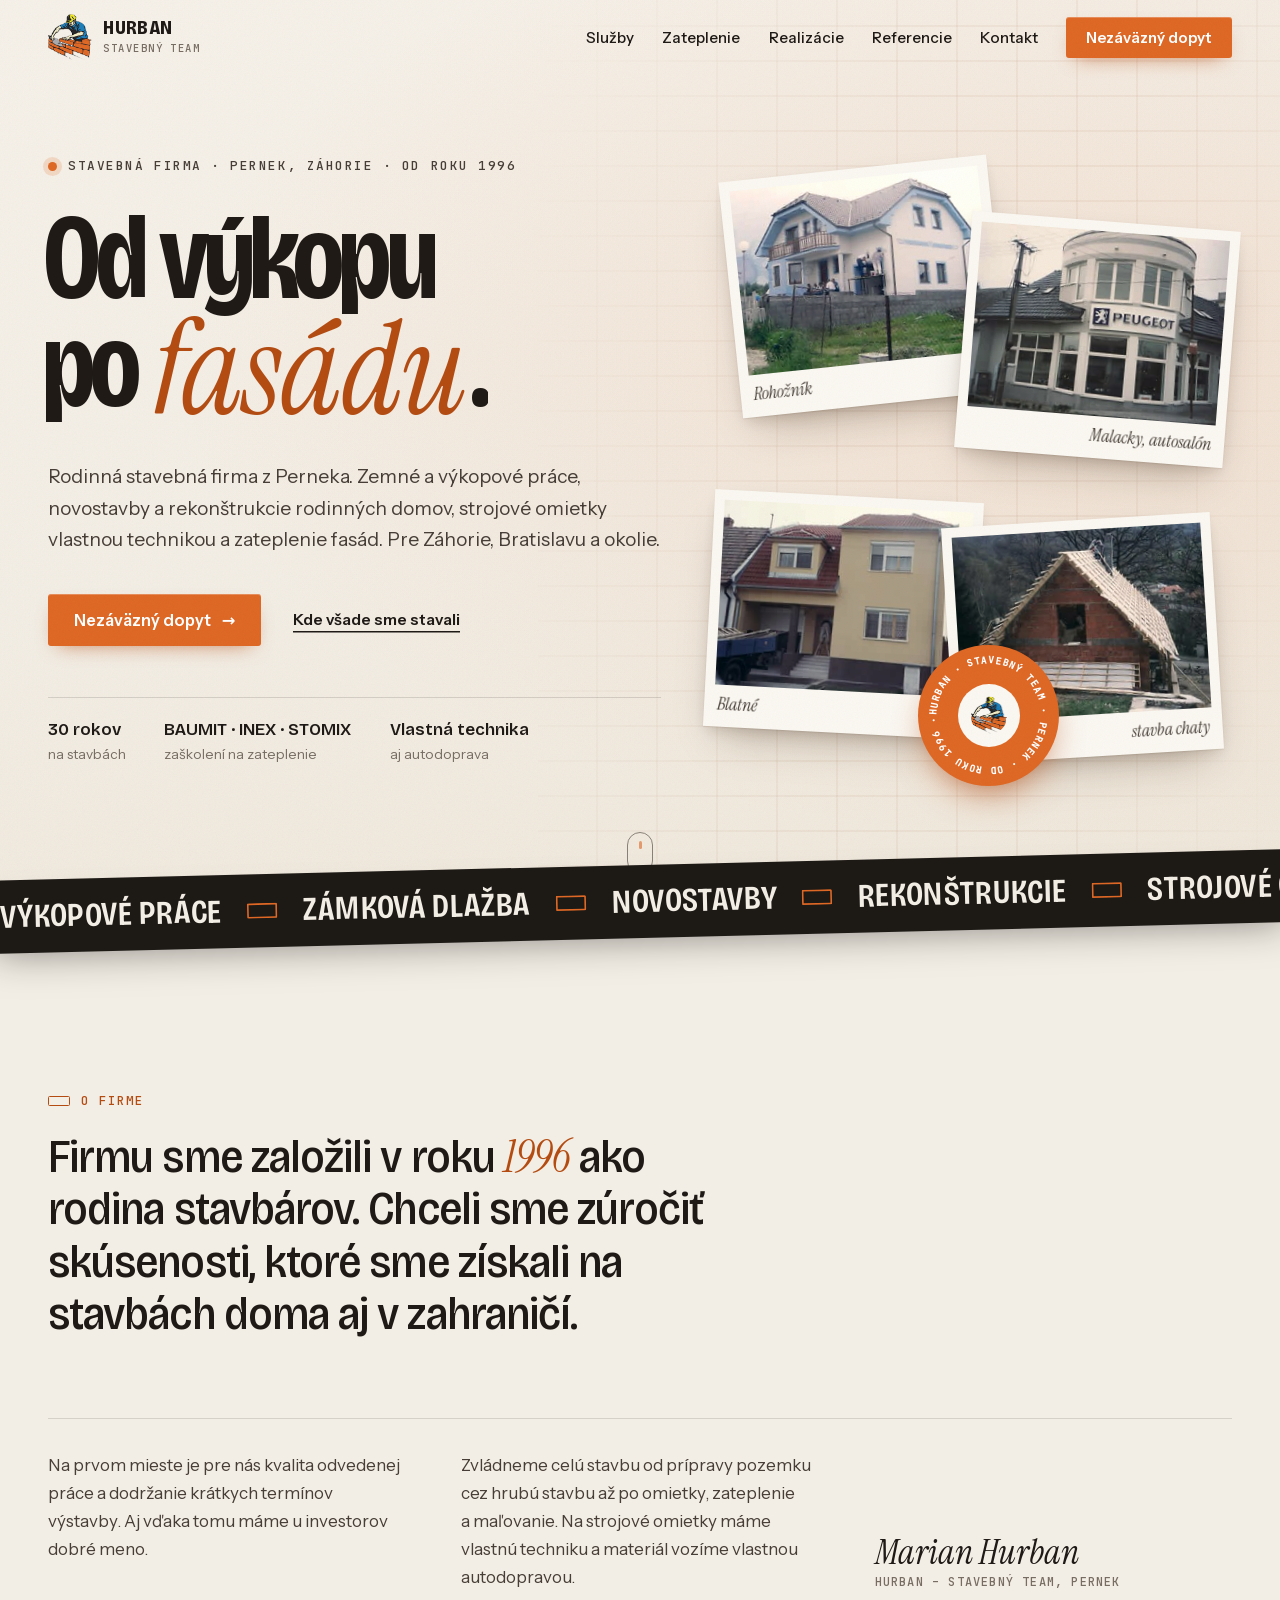
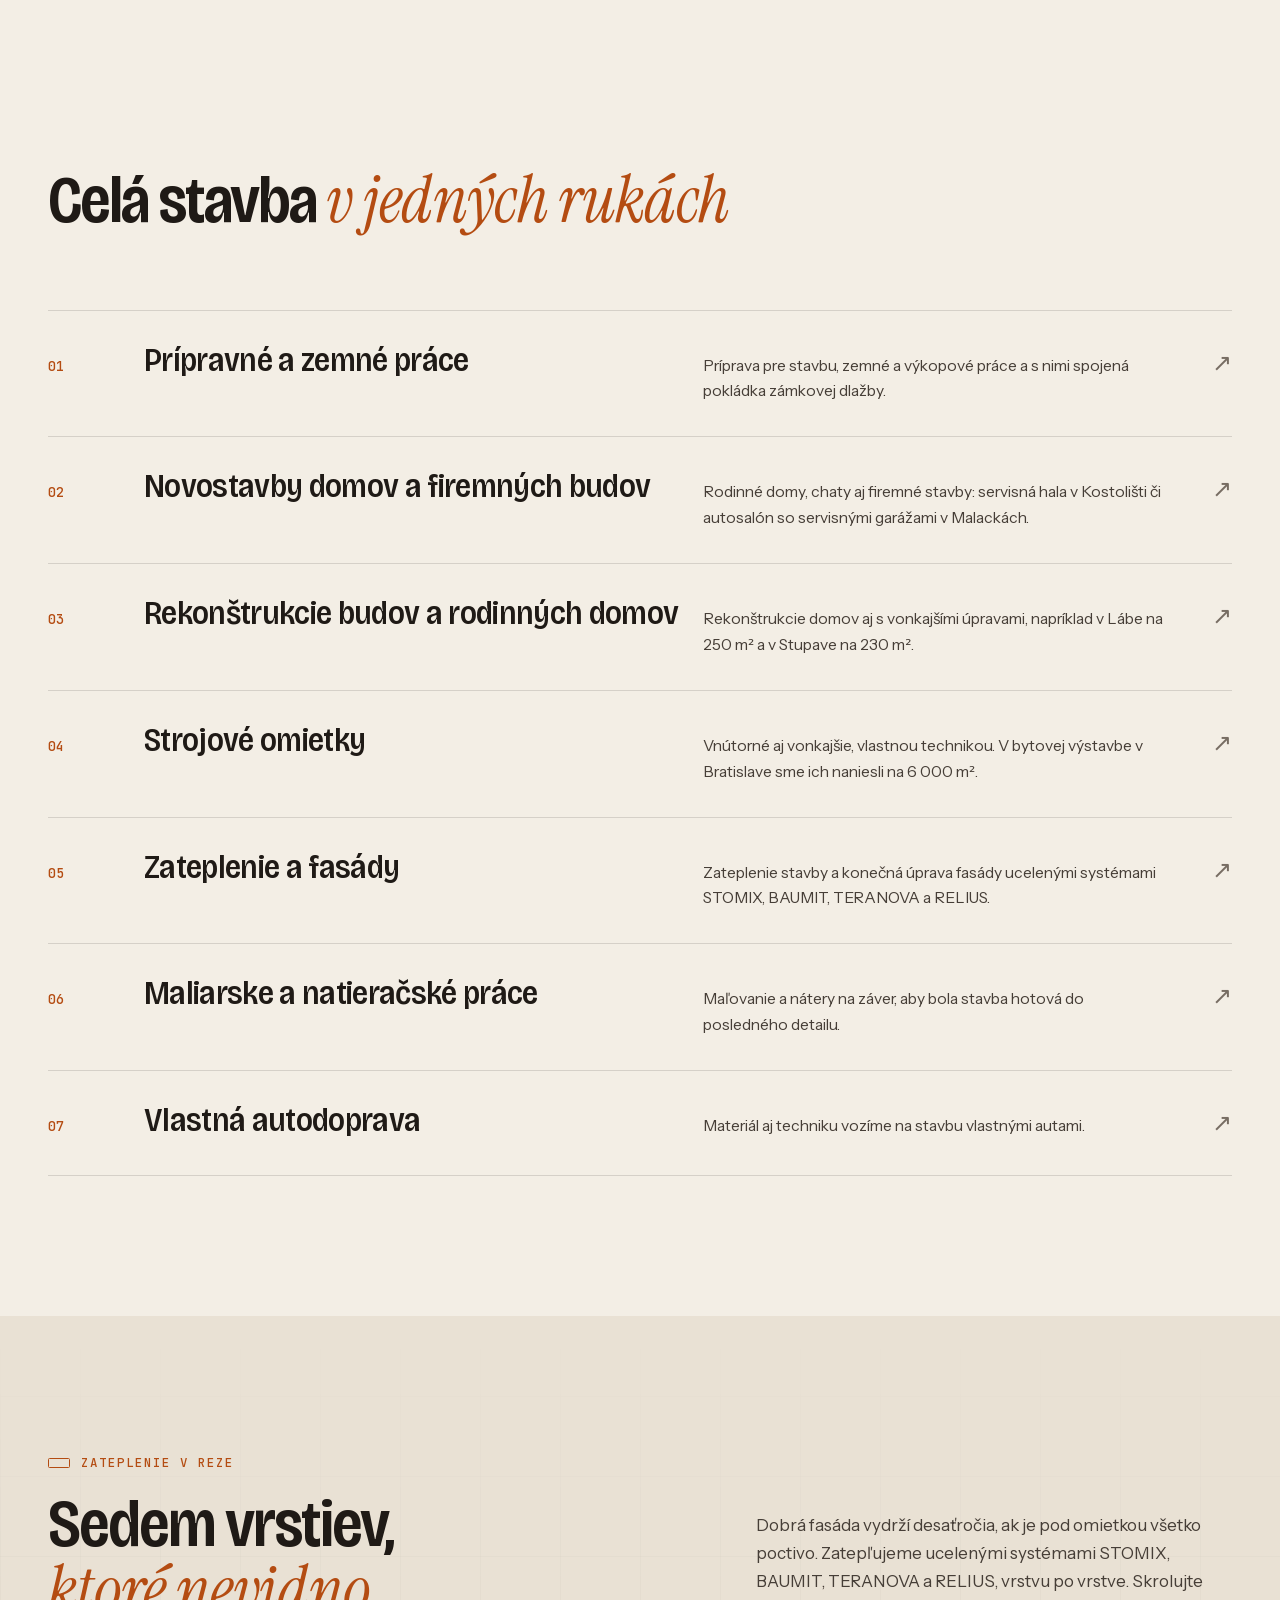
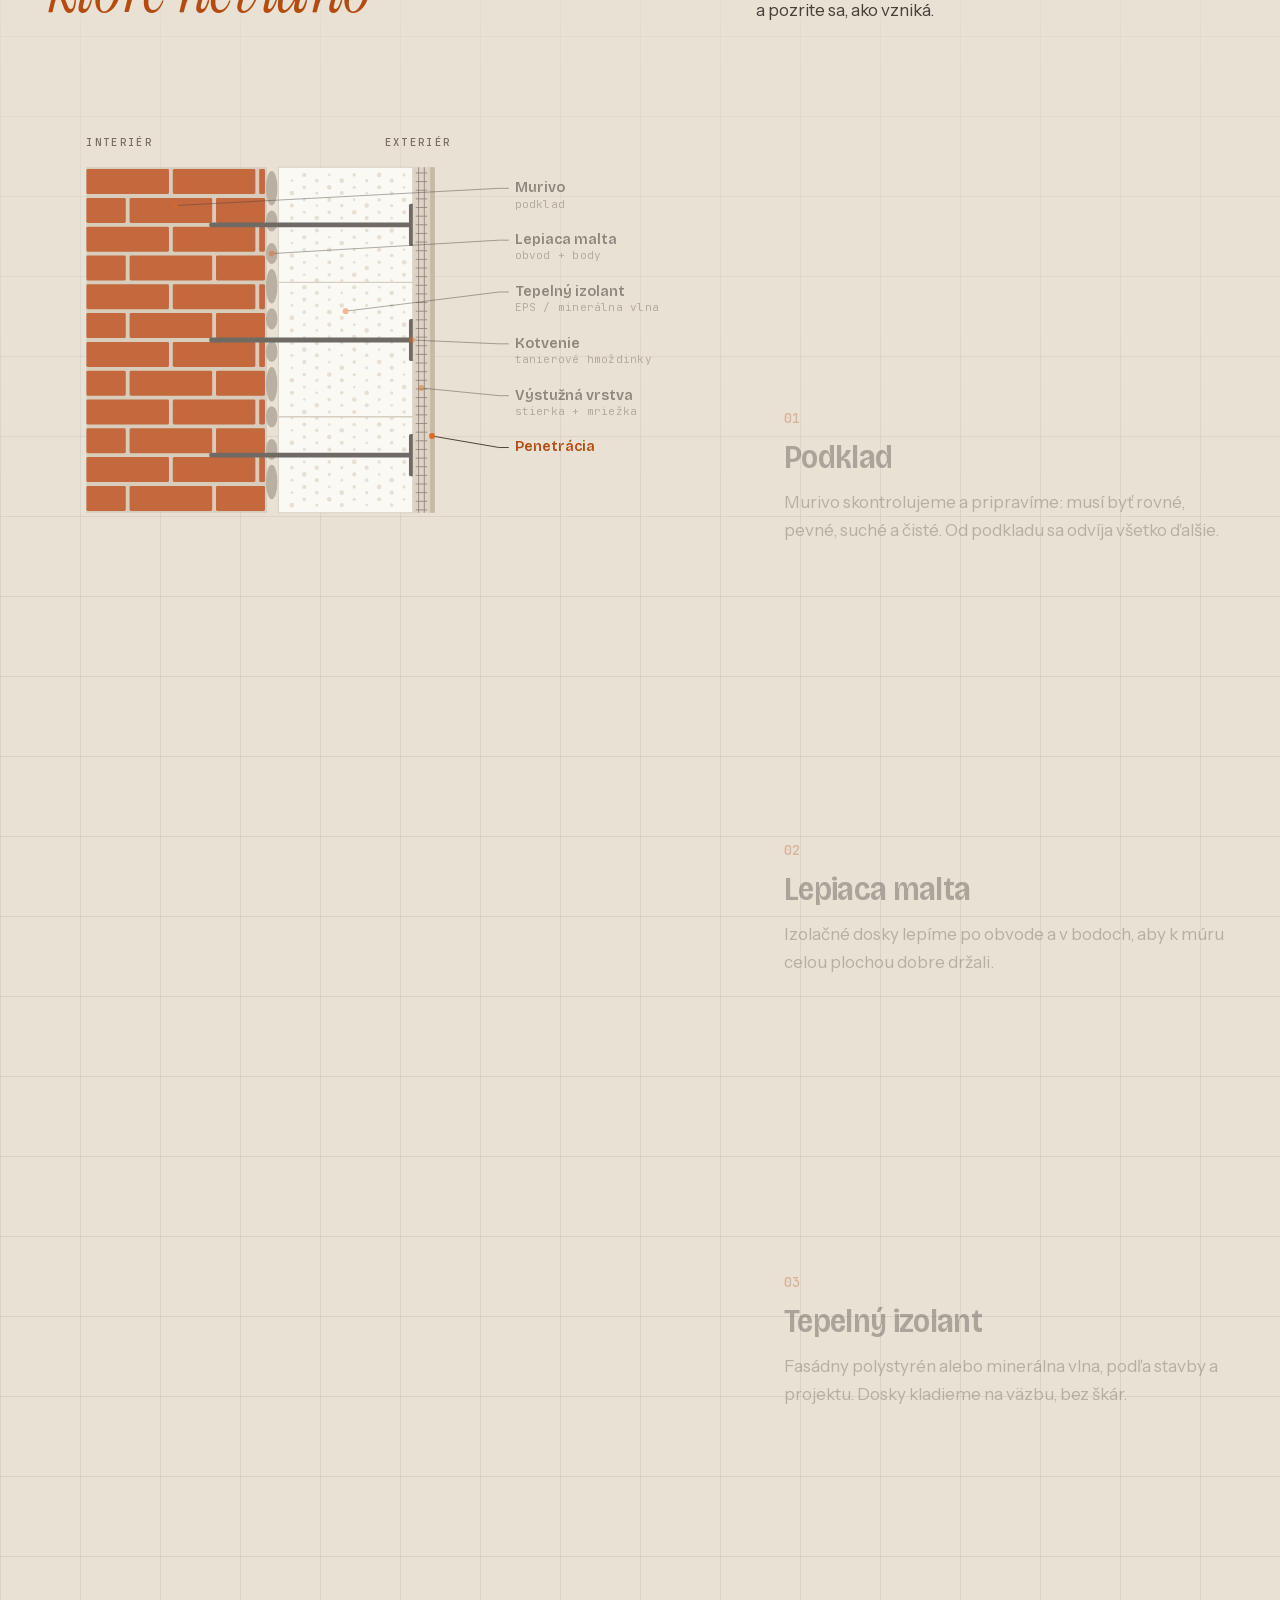
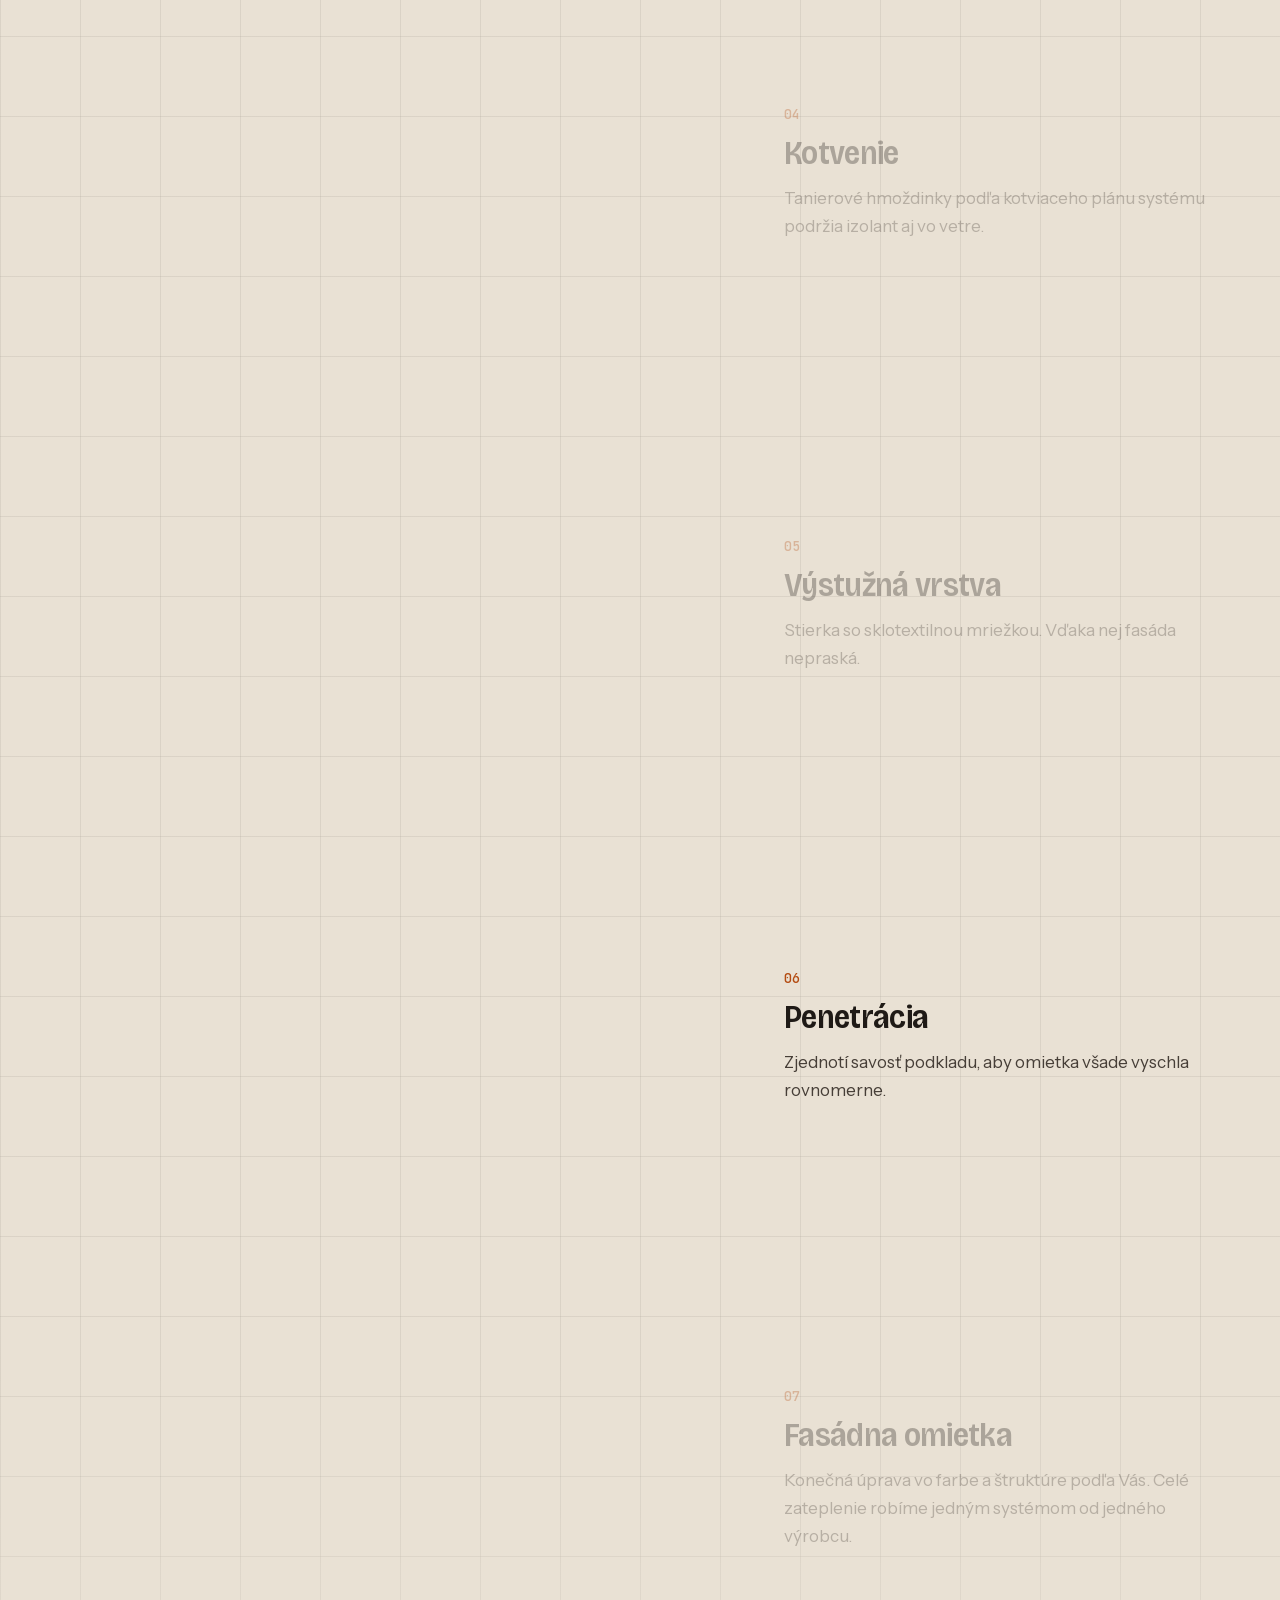
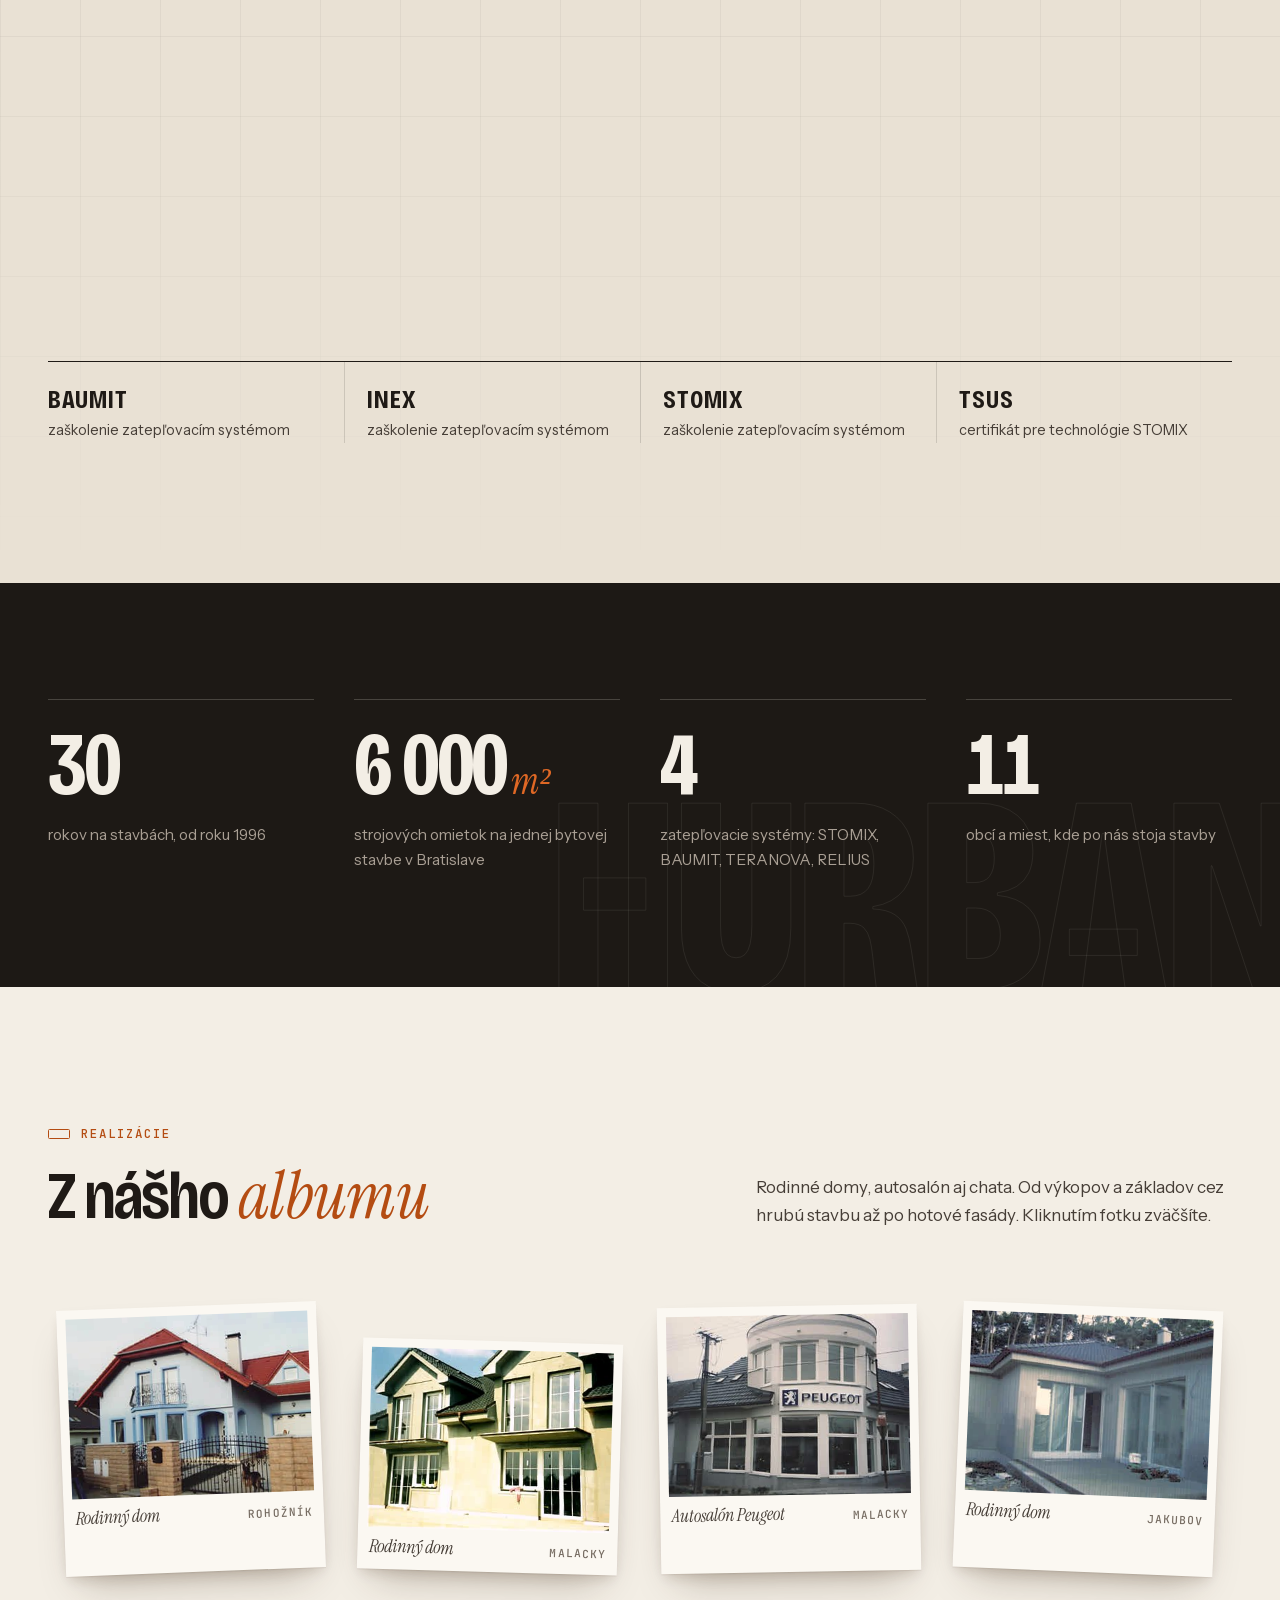
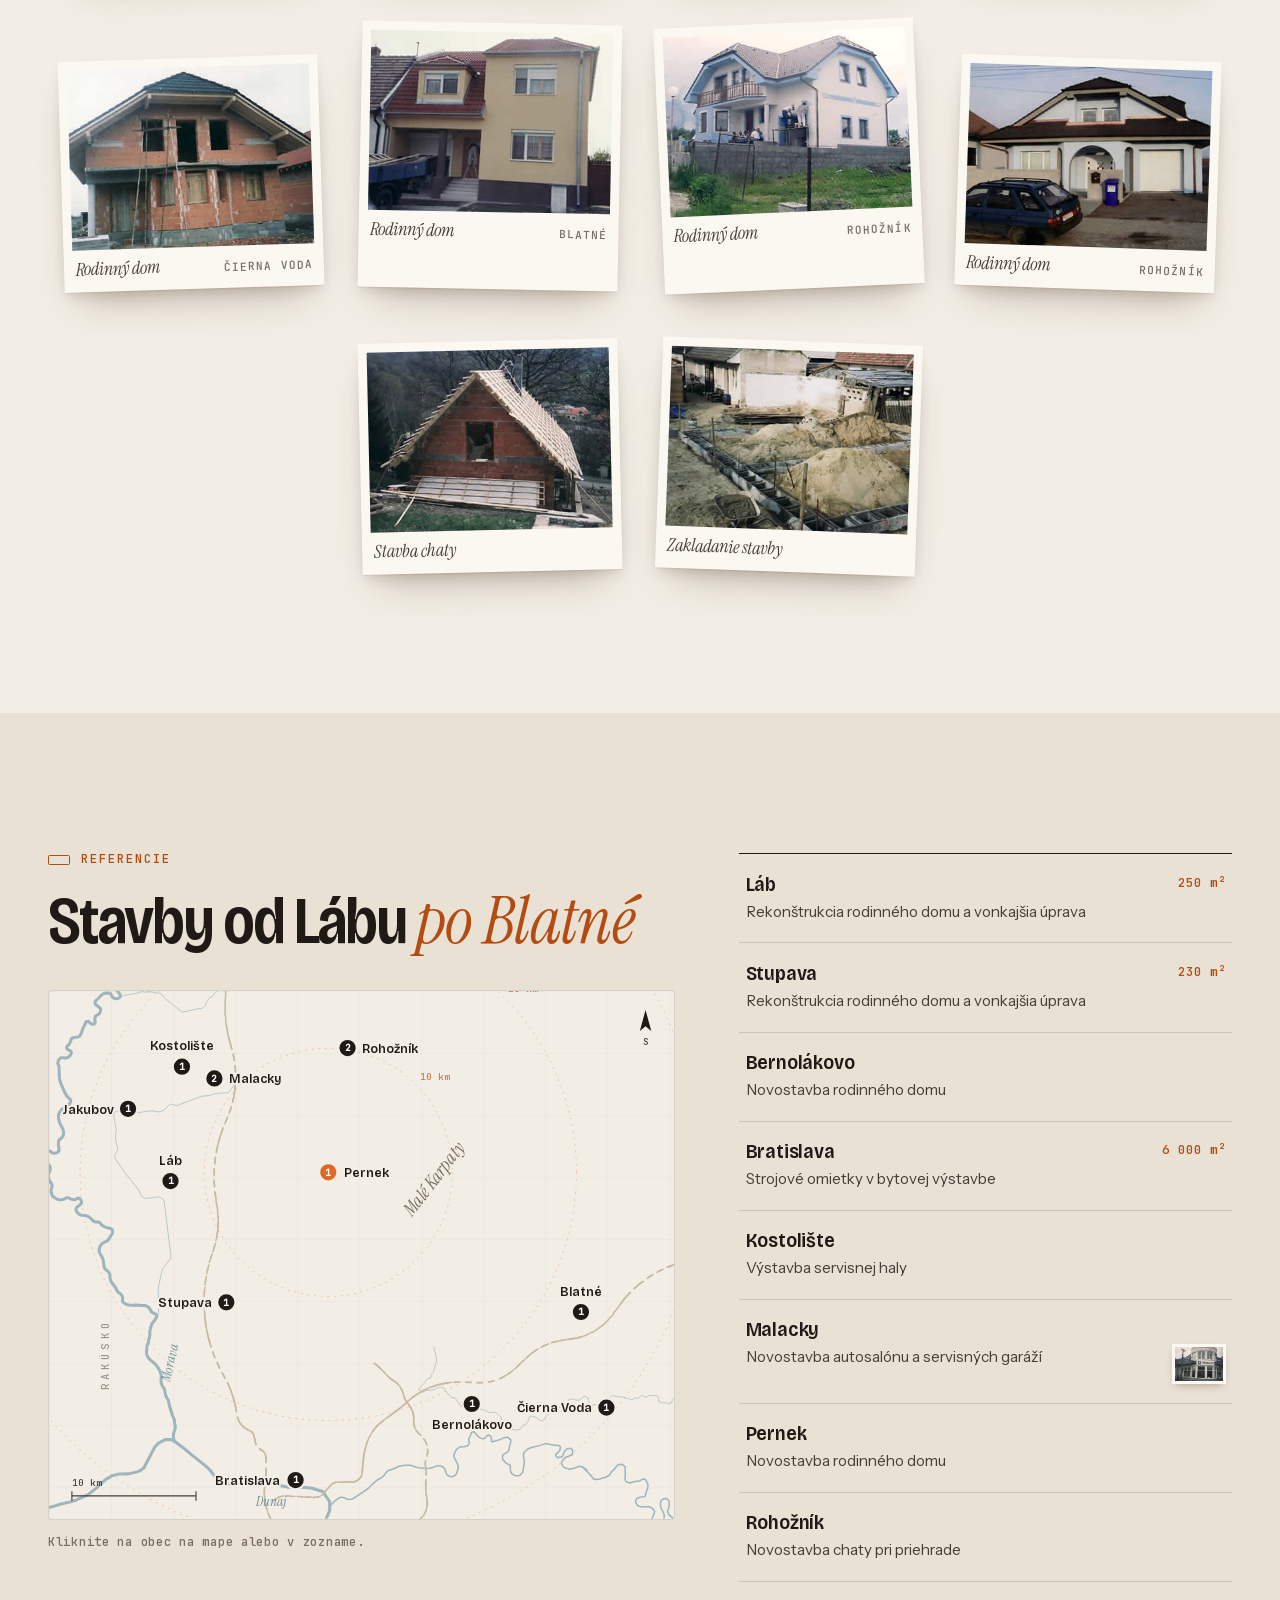
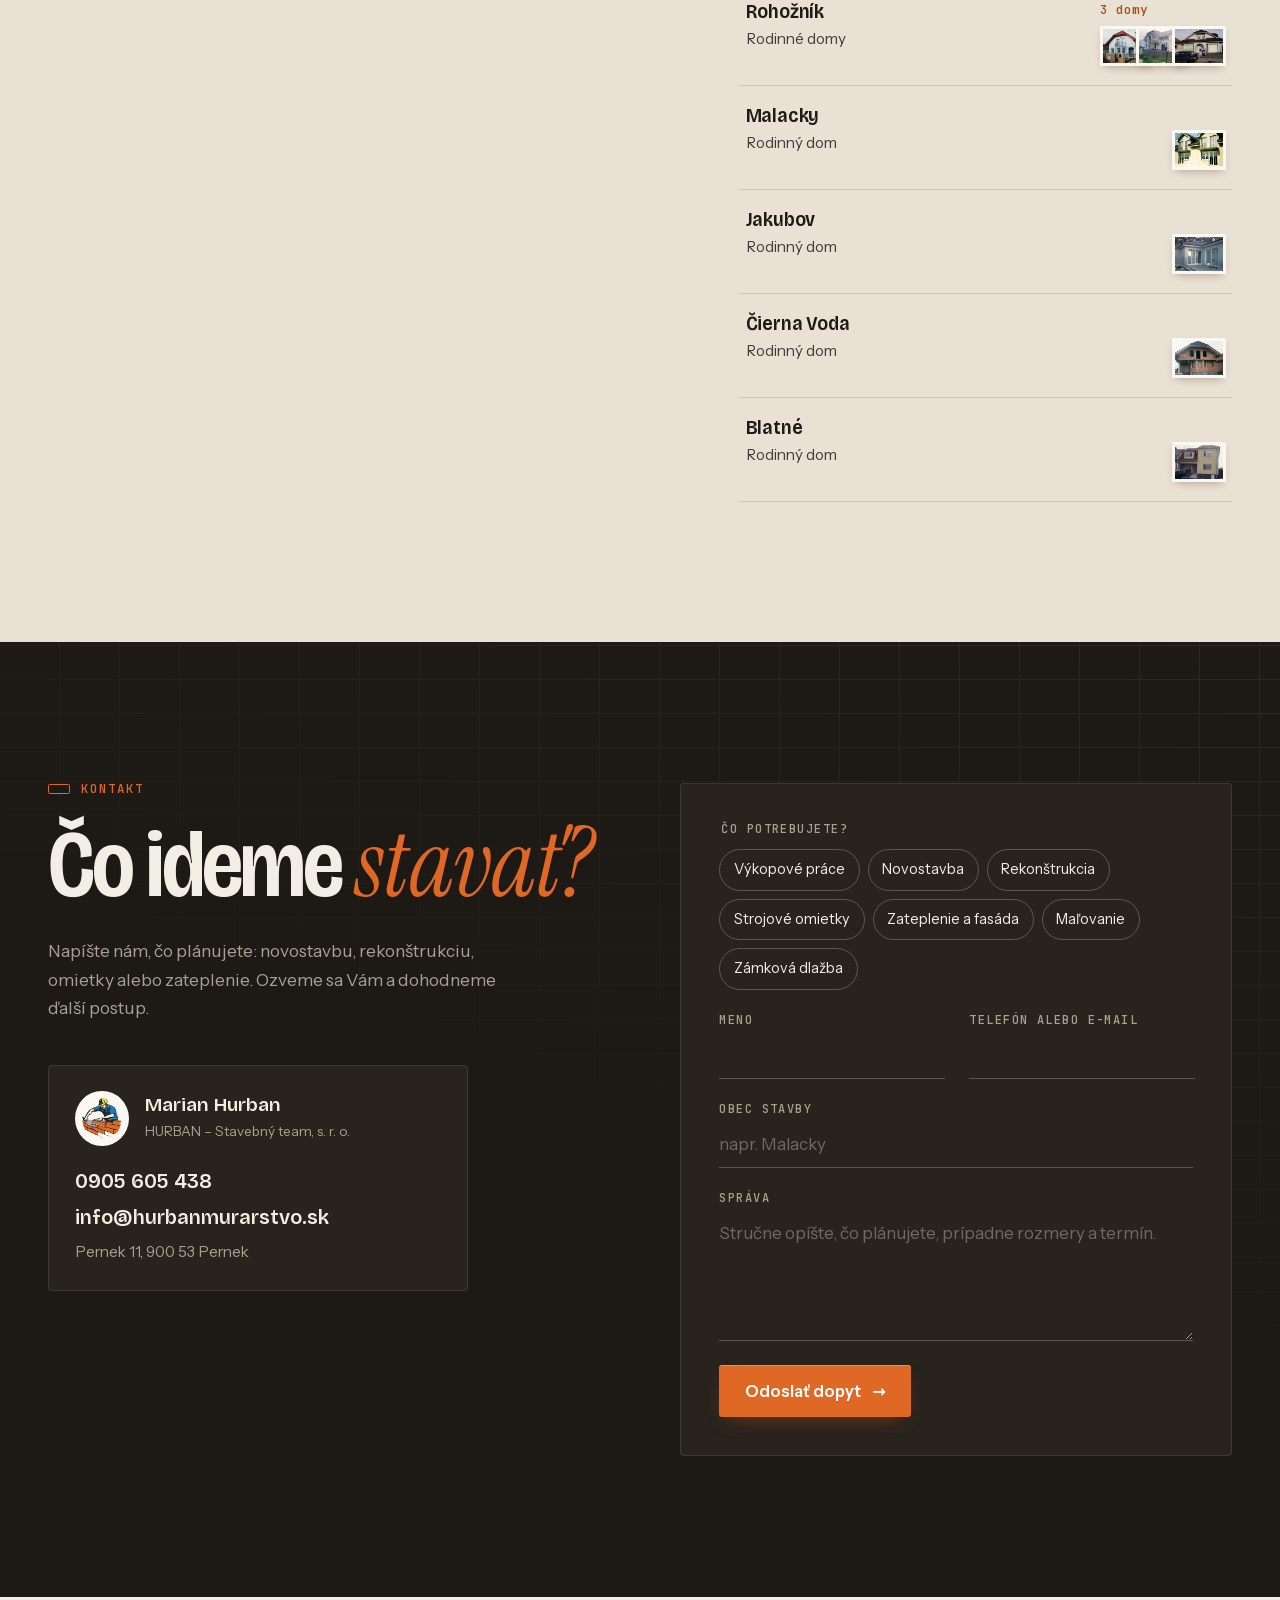
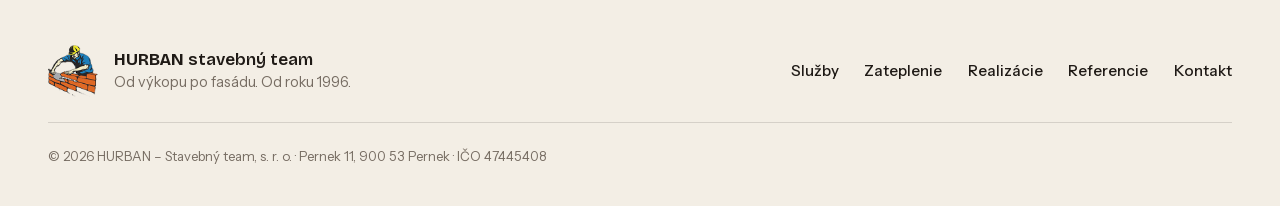
<file: index.html>
<!doctype html>
<html lang="sk">
<head>
<meta charset="utf-8">
<meta name="viewport" content="width=device-width, initial-scale=1">
<meta name="robots" content="noindex, nofollow">
<title>HURBAN – Stavebný team | Stavebná firma Pernek, Malacky, Bratislava</title>
<meta name="description" content="Rodinná stavebná firma HURBAN z Perneka, od roku 1996. Zemné a výkopové práce, novostavby a rekonštrukcie rodinných domov, strojové omietky, zateplenie a fasády. Záhorie, Bratislava a okolie.">
<meta name="theme-color" content="#1d1915">
<link rel="icon" href="img/favicon.png" type="image/png">
<link rel="preload" href="fonts/Bricolage-latin.woff2" as="font" type="font/woff2" crossorigin>
<link rel="stylesheet" href="style.css?v=5957c220">
<script>document.documentElement.classList.add('js')</script>
<script type="application/ld+json">
{"@context":"https://schema.org","@type":"GeneralContractor","name":"HURBAN – Stavebný team, s. r. o.","foundingDate":"1996","email":"info@hurbanmurarstvo.sk","telephone":"+421905605438","taxID":"47445408","address":{"@type":"PostalAddress","streetAddress":"Pernek 11","postalCode":"900 53","addressLocality":"Pernek","addressCountry":"SK"},"areaServed":["Pernek","Malacky","Stupava","Bratislava","okres Malacky","okres Senec"],"knowsAbout":["zemné a výkopové práce","zámková dlažba","novostavby rodinných domov","rekonštrukcie","strojové omietky","zateplenie fasád","maliarske a natieračské práce"]}
</script>
</head>
<body>
<div class="grain" aria-hidden="true"></div>

<header class="nav" id="nav">
  <a class="nav__logo" href="#top" aria-label="HURBAN – Stavebný team, úvod"><img class="logo" src="img/logo.png" alt="" width="145" height="150"><span><b>HURBAN</b><small>stavebný team</small></span></a>
  <nav class="nav__menu" id="menu" aria-label="Hlavné menu">
    <a href="#sluzby">Služby</a>
    <a href="#zateplenie">Zateplenie</a>
    <a href="#album">Realizácie</a>
    <a href="#referencie">Referencie</a>
    <a href="#kontakt">Kontakt</a>
    <a class="btn btn--brick nav__cta" href="#kontakt">Nezáväzný dopyt</a>
  </nav>
  <button class="burger" id="burger" aria-label="Menu" aria-expanded="false" aria-controls="menu"><i></i><i></i></button>
</header>

<main id="top">
<section class="hero">
  <div class="hero__in wrap">
    <div class="hero__txt">
      <p class="eyebrow"><span class="dot" aria-hidden="true"></span>Stavebná firma · Pernek, Záhorie · od roku 1996</p>
      <h1 class="hero__h" data-words>Od výkopu <br>po <em>fasádu</em>.</h1>
      <p class="hero__lead">Rodinná stavebná firma z&nbsp;Perneka. Zemné a výkopové práce, novostavby a rekonštrukcie rodinných domov, strojové omietky vlastnou technikou a&nbsp;zateplenie fasád. Pre Záhorie, Bratislavu a&nbsp;okolie.</p>
      <div class="hero__cta">
        <a class="btn btn--brick btn--lg" href="#kontakt">Nezáväzný dopyt <span aria-hidden="true">→</span></a>
        <a class="link" href="#referencie">Kde všade sme stavali</a>
      </div>
      <ul class="hero__facts">
        <li><b>30 rokov</b><span>na stavbách</span></li>
        <li><b>BAUMIT · INEX · STOMIX</b><span>zaškolení na zateplenie</span></li>
        <li><b>Vlastná technika</b><span>aj autodoprava</span></li>
      </ul>
    </div>
    <div class="hero__table" aria-label="Fotky z našich stavieb">
      <figure class="print print--0" style="--i:0"><img src="img/rohoznik-2.jpg" alt="Rodinný dom – Rohožník" width="343" height="255" decoding="async"><figcaption>Rohožník</figcaption></figure><figure class="print print--1" style="--i:1"><img src="img/malacky-peugeot.jpg" alt="Autosalón Peugeot – Malacky" width="343" height="255" decoding="async"><figcaption>Malacky, autosalón</figcaption></figure><figure class="print print--2" style="--i:2"><img src="img/blatne.jpg" alt="Rodinný dom – Blatné" width="343" height="255" decoding="async"><figcaption>Blatné</figcaption></figure><figure class="print print--3" style="--i:3"><img src="img/chata.jpg" alt="Stavba chaty" width="343" height="255" decoding="async"><figcaption>stavba chaty</figcaption></figure>
      <div class="stamp" aria-hidden="true">
        <svg viewBox="0 0 200 200"><defs><path id="sc" d="M100,100 m-74,0 a74,74 0 1,1 148,0 a74,74 0 1,1 -148,0"/></defs>
          <text><textPath href="#sc" textLength="462" lengthAdjust="spacing">HURBAN · STAVEBNÝ TEAM · PERNEK · OD ROKU 1996 ·</textPath></text></svg>
        <img class="logo" src="img/logo.png" alt="" width="145" height="150">
      </div>
    </div>
  </div>
  <a class="scroll" href="#o-nas" aria-label="Posunúť nižšie"><span></span></a>
</section>

<div class="mq-w"><div class="mq" aria-label="Čo robíme"><div class="mq__row"><span>Výkopové práce</span><svg class="mq__b" viewBox="0 0 24 12" aria-hidden="true"><rect x="0.5" y="0.5" width="23" height="11" rx="1"/></svg><span>Zámková dlažba</span><svg class="mq__b" viewBox="0 0 24 12" aria-hidden="true"><rect x="0.5" y="0.5" width="23" height="11" rx="1"/></svg><span>Novostavby</span><svg class="mq__b" viewBox="0 0 24 12" aria-hidden="true"><rect x="0.5" y="0.5" width="23" height="11" rx="1"/></svg><span>Rekonštrukcie</span><svg class="mq__b" viewBox="0 0 24 12" aria-hidden="true"><rect x="0.5" y="0.5" width="23" height="11" rx="1"/></svg><span>Strojové omietky</span><svg class="mq__b" viewBox="0 0 24 12" aria-hidden="true"><rect x="0.5" y="0.5" width="23" height="11" rx="1"/></svg><span>Zateplenie</span><svg class="mq__b" viewBox="0 0 24 12" aria-hidden="true"><rect x="0.5" y="0.5" width="23" height="11" rx="1"/></svg><span>Fasády</span><svg class="mq__b" viewBox="0 0 24 12" aria-hidden="true"><rect x="0.5" y="0.5" width="23" height="11" rx="1"/></svg><span>Maľovanie</span><svg class="mq__b" viewBox="0 0 24 12" aria-hidden="true"><rect x="0.5" y="0.5" width="23" height="11" rx="1"/></svg><span>Vlastná autodoprava</span><svg class="mq__b" viewBox="0 0 24 12" aria-hidden="true"><rect x="0.5" y="0.5" width="23" height="11" rx="1"/></svg></div><div class="mq__row" aria-hidden="true"><span>Výkopové práce</span><svg class="mq__b" viewBox="0 0 24 12" aria-hidden="true"><rect x="0.5" y="0.5" width="23" height="11" rx="1"/></svg><span>Zámková dlažba</span><svg class="mq__b" viewBox="0 0 24 12" aria-hidden="true"><rect x="0.5" y="0.5" width="23" height="11" rx="1"/></svg><span>Novostavby</span><svg class="mq__b" viewBox="0 0 24 12" aria-hidden="true"><rect x="0.5" y="0.5" width="23" height="11" rx="1"/></svg><span>Rekonštrukcie</span><svg class="mq__b" viewBox="0 0 24 12" aria-hidden="true"><rect x="0.5" y="0.5" width="23" height="11" rx="1"/></svg><span>Strojové omietky</span><svg class="mq__b" viewBox="0 0 24 12" aria-hidden="true"><rect x="0.5" y="0.5" width="23" height="11" rx="1"/></svg><span>Zateplenie</span><svg class="mq__b" viewBox="0 0 24 12" aria-hidden="true"><rect x="0.5" y="0.5" width="23" height="11" rx="1"/></svg><span>Fasády</span><svg class="mq__b" viewBox="0 0 24 12" aria-hidden="true"><rect x="0.5" y="0.5" width="23" height="11" rx="1"/></svg><span>Maľovanie</span><svg class="mq__b" viewBox="0 0 24 12" aria-hidden="true"><rect x="0.5" y="0.5" width="23" height="11" rx="1"/></svg><span>Vlastná autodoprava</span><svg class="mq__b" viewBox="0 0 24 12" aria-hidden="true"><rect x="0.5" y="0.5" width="23" height="11" rx="1"/></svg></div></div></div>

<section class="about" id="o-nas">
  <div class="wrap about__in">
    <p class="kicker rv">O firme</p>
    <p class="about__big rv">Firmu sme založili v roku <em>1996</em> ako rodina stavbárov. Chceli sme zúročiť skúsenosti, ktoré sme získali na stavbách doma aj&nbsp;v&nbsp;zahraničí.</p>
    <div class="about__cols">
      <p class="rv">Na prvom mieste je pre nás kvalita odvedenej práce a&nbsp;dodržanie krátkych termínov výstavby. Aj vďaka tomu máme u&nbsp;investorov dobré meno.</p>
      <p class="rv">Zvládneme celú stavbu od prípravy pozemku cez hrubú stavbu až po omietky, zateplenie a&nbsp;maľovanie. Na strojové omietky máme vlastnú techniku a&nbsp;materiál vozíme vlastnou autodopravou.</p>
      <div class="sign rv"><span class="sign__n">Marian Hurban</span><span class="sign__r">HURBAN – Stavebný team, Pernek</span></div>
    </div>
  </div>
</section>

<section class="services" id="sluzby">
  <div class="wrap">
    <div class="sec-head">
      <p class="kicker rv">Služby</p>
      <h2 class="h2 rv">Celá stavba <em>v jedných rukách</em></h2>
    </div>
    <ul class="svcs">
      <li class="svc rv" data-img="img/zakladanie.jpg"><span class="svc__n">01</span><h3 class="svc__t">Prípravné a zemné práce</h3><p class="svc__p">Príprava pre stavbu, zemné a výkopové práce a s nimi spojená pokládka zámkovej dlažby.</p><img class="svc__m" src="img/zakladanie.jpg" alt="Prípravné a zemné práce" width="343" height="255" loading="lazy" decoding="async"><span class="svc__a" aria-hidden="true">↗</span></li>
      <li class="svc rv" data-img="img/cierna-voda.jpg"><span class="svc__n">02</span><h3 class="svc__t">Novostavby domov a firemných budov</h3><p class="svc__p">Rodinné domy, chaty aj firemné stavby: servisná hala v Kostolišti či autosalón so servisnými garážami v Malackách.</p><img class="svc__m" src="img/cierna-voda.jpg" alt="Novostavby domov a firemných budov" width="343" height="254" loading="lazy" decoding="async"><span class="svc__a" aria-hidden="true">↗</span></li>
      <li class="svc rv" data-img="img/rohoznik-3.jpg"><span class="svc__n">03</span><h3 class="svc__t">Rekonštrukcie budov a rodinných domov</h3><p class="svc__p">Rekonštrukcie domov aj s vonkajšími úpravami, napríklad v Lábe na 250 m² a v Stupave na 230 m².</p><img class="svc__m" src="img/rohoznik-3.jpg" alt="Rekonštrukcie budov a rodinných domov" width="343" height="255" loading="lazy" decoding="async"><span class="svc__a" aria-hidden="true">↗</span></li>
      <li class="svc rv" data-img="img/malacky-dom.jpg"><span class="svc__n">04</span><h3 class="svc__t">Strojové omietky</h3><p class="svc__p">Vnútorné aj vonkajšie, vlastnou technikou. V bytovej výstavbe v Bratislave sme ich naniesli na 6 000 m².</p><img class="svc__m" src="img/malacky-dom.jpg" alt="Strojové omietky" width="343" height="255" loading="lazy" decoding="async"><span class="svc__a" aria-hidden="true">↗</span></li>
      <li class="svc rv" data-img="img/rohoznik-1.jpg"><span class="svc__n">05</span><h3 class="svc__t">Zateplenie a fasády</h3><p class="svc__p">Zateplenie stavby a konečná úprava fasády ucelenými systémami STOMIX, BAUMIT, TERANOVA a RELIUS.</p><img class="svc__m" src="img/rohoznik-1.jpg" alt="Zateplenie a fasády" width="343" height="255" loading="lazy" decoding="async"><span class="svc__a" aria-hidden="true">↗</span></li>
      <li class="svc rv" data-img="img/jakubov.jpg"><span class="svc__n">06</span><h3 class="svc__t">Maliarske a natieračské práce</h3><p class="svc__p">Maľovanie a nátery na záver, aby bola stavba hotová do posledného detailu.</p><img class="svc__m" src="img/jakubov.jpg" alt="Maliarske a natieračské práce" width="343" height="255" loading="lazy" decoding="async"><span class="svc__a" aria-hidden="true">↗</span></li>
      <li class="svc rv" data-img="img/blatne.jpg"><span class="svc__n">07</span><h3 class="svc__t">Vlastná autodoprava</h3><p class="svc__p">Materiál aj techniku vozíme na stavbu vlastnými autami.</p><img class="svc__m" src="img/blatne.jpg" alt="Vlastná autodoprava" width="343" height="255" loading="lazy" decoding="async"><span class="svc__a" aria-hidden="true">↗</span></li>
    </ul>
  </div>
  <div class="svc-pv" id="svcPv" aria-hidden="true"><img alt=""></div>
</section>

<section class="facade" id="zateplenie">
  <div class="wrap">
    <div class="sec-head sec-head--split">
      <div>
        <p class="kicker rv">Zateplenie v reze</p>
        <h2 class="h2 rv">Sedem vrstiev, <em>ktoré nevidno</em></h2>
      </div>
      <p class="sec-head__p rv">Dobrá fasáda vydrží desaťročia, ak je pod omietkou všetko poctivo. Zatepľujeme ucelenými systémami STOMIX, BAUMIT, TERANOVA a&nbsp;RELIUS, vrstvu po vrstve. Skrolujte a&nbsp;pozrite sa, ako vzniká.</p>
    </div>
    <div class="facade__grid">
      <div class="facade__fig"><div class="facade__sticky"><svg class="rez" viewBox="0 0 700 500" role="img" aria-label="Rez zateplenou stenou: murivo, lepiaca malta, izolant, kotvenie, výstužná vrstva, penetrácia a fasádna omietka">
<defs><clipPath id="rc"><rect x="40" y="70" width="380" height="360"/></clipPath></defs>
<g class="ly" data-k="0"><rect class="mortar" x="40" y="70" width="188" height="360"/><g class="brick"><rect x="40" y="72" width="86" height="26" rx="1.5"/><rect x="130" y="72" width="86" height="26" rx="1.5"/><rect x="220" y="72" width="6" height="26" rx="1.5"/><rect x="40" y="102" width="41" height="26" rx="1.5"/><rect x="85" y="102" width="86" height="26" rx="1.5"/><rect x="175" y="102" width="51" height="26" rx="1.5"/><rect x="40" y="132" width="86" height="26" rx="1.5"/><rect x="130" y="132" width="86" height="26" rx="1.5"/><rect x="220" y="132" width="6" height="26" rx="1.5"/><rect x="40" y="162" width="41" height="26" rx="1.5"/><rect x="85" y="162" width="86" height="26" rx="1.5"/><rect x="175" y="162" width="51" height="26" rx="1.5"/><rect x="40" y="192" width="86" height="26" rx="1.5"/><rect x="130" y="192" width="86" height="26" rx="1.5"/><rect x="220" y="192" width="6" height="26" rx="1.5"/><rect x="40" y="222" width="41" height="26" rx="1.5"/><rect x="85" y="222" width="86" height="26" rx="1.5"/><rect x="175" y="222" width="51" height="26" rx="1.5"/><rect x="40" y="252" width="86" height="26" rx="1.5"/><rect x="130" y="252" width="86" height="26" rx="1.5"/><rect x="220" y="252" width="6" height="26" rx="1.5"/><rect x="40" y="282" width="41" height="26" rx="1.5"/><rect x="85" y="282" width="86" height="26" rx="1.5"/><rect x="175" y="282" width="51" height="26" rx="1.5"/><rect x="40" y="312" width="86" height="26" rx="1.5"/><rect x="130" y="312" width="86" height="26" rx="1.5"/><rect x="220" y="312" width="6" height="26" rx="1.5"/><rect x="40" y="342" width="41" height="26" rx="1.5"/><rect x="85" y="342" width="86" height="26" rx="1.5"/><rect x="175" y="342" width="51" height="26" rx="1.5"/><rect x="40" y="372" width="86" height="26" rx="1.5"/><rect x="130" y="372" width="86" height="26" rx="1.5"/><rect x="220" y="372" width="6" height="26" rx="1.5"/><rect x="40" y="402" width="41" height="26" rx="1.5"/><rect x="85" y="402" width="86" height="26" rx="1.5"/><rect x="175" y="402" width="51" height="26" rx="1.5"/></g></g>
<g class="ly" data-k="1"><g class="glue"><ellipse cx="233" cy="92" rx="6" ry="18"/><ellipse cx="233" cy="126" rx="6" ry="11"/><ellipse cx="233" cy="160" rx="6" ry="11"/><ellipse cx="233" cy="194" rx="6" ry="18"/><ellipse cx="233" cy="228" rx="6" ry="11"/><ellipse cx="233" cy="262" rx="6" ry="11"/><ellipse cx="233" cy="296" rx="6" ry="18"/><ellipse cx="233" cy="330" rx="6" ry="11"/><ellipse cx="233" cy="364" rx="6" ry="11"/><ellipse cx="233" cy="398" rx="6" ry="18"/></g></g>
<g class="ly" data-k="2"><rect class="eps" x="240" y="70" width="140" height="360"/><g class="eps-d"><circle cx="254" cy="84" r="1.40"/><circle cx="254" cy="97" r="2.40"/><circle cx="254" cy="110" r="2.15"/><circle cx="254" cy="123" r="1.90"/><circle cx="254" cy="136" r="1.65"/><circle cx="254" cy="149" r="1.40"/><circle cx="254" cy="162" r="2.40"/><circle cx="254" cy="175" r="2.15"/><circle cx="254" cy="188" r="1.90"/><circle cx="254" cy="201" r="1.65"/><circle cx="254" cy="214" r="1.40"/><circle cx="254" cy="227" r="2.40"/><circle cx="254" cy="240" r="2.15"/><circle cx="254" cy="253" r="1.90"/><circle cx="254" cy="266" r="1.65"/><circle cx="254" cy="279" r="1.40"/><circle cx="254" cy="292" r="2.40"/><circle cx="254" cy="305" r="2.15"/><circle cx="254" cy="318" r="1.90"/><circle cx="254" cy="331" r="1.65"/><circle cx="254" cy="344" r="1.40"/><circle cx="254" cy="357" r="2.40"/><circle cx="254" cy="370" r="2.15"/><circle cx="254" cy="383" r="1.90"/><circle cx="254" cy="396" r="1.65"/><circle cx="254" cy="409" r="1.40"/><circle cx="254" cy="422" r="2.40"/><circle cx="267" cy="78" r="2.15"/><circle cx="267" cy="91" r="1.90"/><circle cx="267" cy="104" r="1.65"/><circle cx="267" cy="117" r="1.40"/><circle cx="267" cy="130" r="2.40"/><circle cx="267" cy="143" r="2.15"/><circle cx="267" cy="156" r="1.90"/><circle cx="267" cy="169" r="1.65"/><circle cx="267" cy="182" r="1.40"/><circle cx="267" cy="195" r="2.40"/><circle cx="267" cy="208" r="2.15"/><circle cx="267" cy="221" r="1.90"/><circle cx="267" cy="234" r="1.65"/><circle cx="267" cy="247" r="1.40"/><circle cx="267" cy="260" r="2.40"/><circle cx="267" cy="273" r="2.15"/><circle cx="267" cy="286" r="1.90"/><circle cx="267" cy="299" r="1.65"/><circle cx="267" cy="312" r="1.40"/><circle cx="267" cy="325" r="2.40"/><circle cx="267" cy="338" r="2.15"/><circle cx="267" cy="351" r="1.90"/><circle cx="267" cy="364" r="1.65"/><circle cx="267" cy="377" r="1.40"/><circle cx="267" cy="390" r="2.40"/><circle cx="267" cy="403" r="2.15"/><circle cx="267" cy="416" r="1.90"/><circle cx="280" cy="84" r="1.90"/><circle cx="280" cy="97" r="1.65"/><circle cx="280" cy="110" r="1.40"/><circle cx="280" cy="123" r="2.40"/><circle cx="280" cy="136" r="2.15"/><circle cx="280" cy="149" r="1.90"/><circle cx="280" cy="162" r="1.65"/><circle cx="280" cy="175" r="1.40"/><circle cx="280" cy="188" r="2.40"/><circle cx="280" cy="201" r="2.15"/><circle cx="280" cy="214" r="1.90"/><circle cx="280" cy="227" r="1.65"/><circle cx="280" cy="240" r="1.40"/><circle cx="280" cy="253" r="2.40"/><circle cx="280" cy="266" r="2.15"/><circle cx="280" cy="279" r="1.90"/><circle cx="280" cy="292" r="1.65"/><circle cx="280" cy="305" r="1.40"/><circle cx="280" cy="318" r="2.40"/><circle cx="280" cy="331" r="2.15"/><circle cx="280" cy="344" r="1.90"/><circle cx="280" cy="357" r="1.65"/><circle cx="280" cy="370" r="1.40"/><circle cx="280" cy="383" r="2.40"/><circle cx="280" cy="396" r="2.15"/><circle cx="280" cy="409" r="1.90"/><circle cx="280" cy="422" r="1.65"/><circle cx="293" cy="78" r="1.40"/><circle cx="293" cy="91" r="2.40"/><circle cx="293" cy="104" r="2.15"/><circle cx="293" cy="117" r="1.90"/><circle cx="293" cy="130" r="1.65"/><circle cx="293" cy="143" r="1.40"/><circle cx="293" cy="156" r="2.40"/><circle cx="293" cy="169" r="2.15"/><circle cx="293" cy="182" r="1.90"/><circle cx="293" cy="195" r="1.65"/><circle cx="293" cy="208" r="1.40"/><circle cx="293" cy="221" r="2.40"/><circle cx="293" cy="234" r="2.15"/><circle cx="293" cy="247" r="1.90"/><circle cx="293" cy="260" r="1.65"/><circle cx="293" cy="273" r="1.40"/><circle cx="293" cy="286" r="2.40"/><circle cx="293" cy="299" r="2.15"/><circle cx="293" cy="312" r="1.90"/><circle cx="293" cy="325" r="1.65"/><circle cx="293" cy="338" r="1.40"/><circle cx="293" cy="351" r="2.40"/><circle cx="293" cy="364" r="2.15"/><circle cx="293" cy="377" r="1.90"/><circle cx="293" cy="390" r="1.65"/><circle cx="293" cy="403" r="1.40"/><circle cx="293" cy="416" r="2.40"/><circle cx="306" cy="84" r="2.40"/><circle cx="306" cy="97" r="2.15"/><circle cx="306" cy="110" r="1.90"/><circle cx="306" cy="123" r="1.65"/><circle cx="306" cy="136" r="1.40"/><circle cx="306" cy="149" r="2.40"/><circle cx="306" cy="162" r="2.15"/><circle cx="306" cy="175" r="1.90"/><circle cx="306" cy="188" r="1.65"/><circle cx="306" cy="201" r="1.40"/><circle cx="306" cy="214" r="2.40"/><circle cx="306" cy="227" r="2.15"/><circle cx="306" cy="240" r="1.90"/><circle cx="306" cy="253" r="1.65"/><circle cx="306" cy="266" r="1.40"/><circle cx="306" cy="279" r="2.40"/><circle cx="306" cy="292" r="2.15"/><circle cx="306" cy="305" r="1.90"/><circle cx="306" cy="318" r="1.65"/><circle cx="306" cy="331" r="1.40"/><circle cx="306" cy="344" r="2.40"/><circle cx="306" cy="357" r="2.15"/><circle cx="306" cy="370" r="1.90"/><circle cx="306" cy="383" r="1.65"/><circle cx="306" cy="396" r="1.40"/><circle cx="306" cy="409" r="2.40"/><circle cx="306" cy="422" r="2.15"/><circle cx="319" cy="78" r="1.90"/><circle cx="319" cy="91" r="1.65"/><circle cx="319" cy="104" r="1.40"/><circle cx="319" cy="117" r="2.40"/><circle cx="319" cy="130" r="2.15"/><circle cx="319" cy="143" r="1.90"/><circle cx="319" cy="156" r="1.65"/><circle cx="319" cy="169" r="1.40"/><circle cx="319" cy="182" r="2.40"/><circle cx="319" cy="195" r="2.15"/><circle cx="319" cy="208" r="1.90"/><circle cx="319" cy="221" r="1.65"/><circle cx="319" cy="234" r="1.40"/><circle cx="319" cy="247" r="2.40"/><circle cx="319" cy="260" r="2.15"/><circle cx="319" cy="273" r="1.90"/><circle cx="319" cy="286" r="1.65"/><circle cx="319" cy="299" r="1.40"/><circle cx="319" cy="312" r="2.40"/><circle cx="319" cy="325" r="2.15"/><circle cx="319" cy="338" r="1.90"/><circle cx="319" cy="351" r="1.65"/><circle cx="319" cy="364" r="1.40"/><circle cx="319" cy="377" r="2.40"/><circle cx="319" cy="390" r="2.15"/><circle cx="319" cy="403" r="1.90"/><circle cx="319" cy="416" r="1.65"/><circle cx="332" cy="84" r="1.65"/><circle cx="332" cy="97" r="1.40"/><circle cx="332" cy="110" r="2.40"/><circle cx="332" cy="123" r="2.15"/><circle cx="332" cy="136" r="1.90"/><circle cx="332" cy="149" r="1.65"/><circle cx="332" cy="162" r="1.40"/><circle cx="332" cy="175" r="2.40"/><circle cx="332" cy="188" r="2.15"/><circle cx="332" cy="201" r="1.90"/><circle cx="332" cy="214" r="1.65"/><circle cx="332" cy="227" r="1.40"/><circle cx="332" cy="240" r="2.40"/><circle cx="332" cy="253" r="2.15"/><circle cx="332" cy="266" r="1.90"/><circle cx="332" cy="279" r="1.65"/><circle cx="332" cy="292" r="1.40"/><circle cx="332" cy="305" r="2.40"/><circle cx="332" cy="318" r="2.15"/><circle cx="332" cy="331" r="1.90"/><circle cx="332" cy="344" r="1.65"/><circle cx="332" cy="357" r="1.40"/><circle cx="332" cy="370" r="2.40"/><circle cx="332" cy="383" r="2.15"/><circle cx="332" cy="396" r="1.90"/><circle cx="332" cy="409" r="1.65"/><circle cx="332" cy="422" r="1.40"/><circle cx="345" cy="78" r="2.40"/><circle cx="345" cy="91" r="2.15"/><circle cx="345" cy="104" r="1.90"/><circle cx="345" cy="117" r="1.65"/><circle cx="345" cy="130" r="1.40"/><circle cx="345" cy="143" r="2.40"/><circle cx="345" cy="156" r="2.15"/><circle cx="345" cy="169" r="1.90"/><circle cx="345" cy="182" r="1.65"/><circle cx="345" cy="195" r="1.40"/><circle cx="345" cy="208" r="2.40"/><circle cx="345" cy="221" r="2.15"/><circle cx="345" cy="234" r="1.90"/><circle cx="345" cy="247" r="1.65"/><circle cx="345" cy="260" r="1.40"/><circle cx="345" cy="273" r="2.40"/><circle cx="345" cy="286" r="2.15"/><circle cx="345" cy="299" r="1.90"/><circle cx="345" cy="312" r="1.65"/><circle cx="345" cy="325" r="1.40"/><circle cx="345" cy="338" r="2.40"/><circle cx="345" cy="351" r="2.15"/><circle cx="345" cy="364" r="1.90"/><circle cx="345" cy="377" r="1.65"/><circle cx="345" cy="390" r="1.40"/><circle cx="345" cy="403" r="2.40"/><circle cx="345" cy="416" r="2.15"/><circle cx="358" cy="84" r="2.15"/><circle cx="358" cy="97" r="1.90"/><circle cx="358" cy="110" r="1.65"/><circle cx="358" cy="123" r="1.40"/><circle cx="358" cy="136" r="2.40"/><circle cx="358" cy="149" r="2.15"/><circle cx="358" cy="162" r="1.90"/><circle cx="358" cy="175" r="1.65"/><circle cx="358" cy="188" r="1.40"/><circle cx="358" cy="201" r="2.40"/><circle cx="358" cy="214" r="2.15"/><circle cx="358" cy="227" r="1.90"/><circle cx="358" cy="240" r="1.65"/><circle cx="358" cy="253" r="1.40"/><circle cx="358" cy="266" r="2.40"/><circle cx="358" cy="279" r="2.15"/><circle cx="358" cy="292" r="1.90"/><circle cx="358" cy="305" r="1.65"/><circle cx="358" cy="318" r="1.40"/><circle cx="358" cy="331" r="2.40"/><circle cx="358" cy="344" r="2.15"/><circle cx="358" cy="357" r="1.90"/><circle cx="358" cy="370" r="1.65"/><circle cx="358" cy="383" r="1.40"/><circle cx="358" cy="396" r="2.40"/><circle cx="358" cy="409" r="2.15"/><circle cx="358" cy="422" r="1.90"/><circle cx="371" cy="78" r="1.65"/><circle cx="371" cy="91" r="1.40"/><circle cx="371" cy="104" r="2.40"/><circle cx="371" cy="117" r="2.15"/><circle cx="371" cy="130" r="1.90"/><circle cx="371" cy="143" r="1.65"/><circle cx="371" cy="156" r="1.40"/><circle cx="371" cy="169" r="2.40"/><circle cx="371" cy="182" r="2.15"/><circle cx="371" cy="195" r="1.90"/><circle cx="371" cy="208" r="1.65"/><circle cx="371" cy="221" r="1.40"/><circle cx="371" cy="234" r="2.40"/><circle cx="371" cy="247" r="2.15"/><circle cx="371" cy="260" r="1.90"/><circle cx="371" cy="273" r="1.65"/><circle cx="371" cy="286" r="1.40"/><circle cx="371" cy="299" r="2.40"/><circle cx="371" cy="312" r="2.15"/><circle cx="371" cy="325" r="1.90"/><circle cx="371" cy="338" r="1.65"/><circle cx="371" cy="351" r="1.40"/><circle cx="371" cy="364" r="2.40"/><circle cx="371" cy="377" r="2.15"/><circle cx="371" cy="390" r="1.90"/><circle cx="371" cy="403" r="1.65"/><circle cx="371" cy="416" r="1.40"/></g><line class="eps-j" x1="240" y1="190" x2="380" y2="190"/><line class="eps-j" x1="240" y1="330" x2="380" y2="330"/></g>
<g class="ly" data-k="3"><g class="dw"><rect x="168" y="127.5" width="214" height="5" rx="2"/><rect x="376" y="108" width="6" height="44" rx="2"/></g><g class="dw"><rect x="168" y="247.5" width="214" height="5" rx="2"/><rect x="376" y="228" width="6" height="44" rx="2"/></g><g class="dw"><rect x="168" y="367.5" width="214" height="5" rx="2"/><rect x="376" y="348" width="6" height="44" rx="2"/></g></g>
<g class="ly" data-k="4"><rect class="mesh-b" x="380" y="70" width="18" height="360"/><g class="mesh"><line x1="386" y1="70" x2="386" y2="430"/><line x1="392" y1="70" x2="392" y2="430"/><line x1="383" y1="76" x2="395" y2="76"/><line x1="383" y1="85" x2="395" y2="85"/><line x1="383" y1="94" x2="395" y2="94"/><line x1="383" y1="103" x2="395" y2="103"/><line x1="383" y1="112" x2="395" y2="112"/><line x1="383" y1="121" x2="395" y2="121"/><line x1="383" y1="130" x2="395" y2="130"/><line x1="383" y1="139" x2="395" y2="139"/><line x1="383" y1="148" x2="395" y2="148"/><line x1="383" y1="157" x2="395" y2="157"/><line x1="383" y1="166" x2="395" y2="166"/><line x1="383" y1="175" x2="395" y2="175"/><line x1="383" y1="184" x2="395" y2="184"/><line x1="383" y1="193" x2="395" y2="193"/><line x1="383" y1="202" x2="395" y2="202"/><line x1="383" y1="211" x2="395" y2="211"/><line x1="383" y1="220" x2="395" y2="220"/><line x1="383" y1="229" x2="395" y2="229"/><line x1="383" y1="238" x2="395" y2="238"/><line x1="383" y1="247" x2="395" y2="247"/><line x1="383" y1="256" x2="395" y2="256"/><line x1="383" y1="265" x2="395" y2="265"/><line x1="383" y1="274" x2="395" y2="274"/><line x1="383" y1="283" x2="395" y2="283"/><line x1="383" y1="292" x2="395" y2="292"/><line x1="383" y1="301" x2="395" y2="301"/><line x1="383" y1="310" x2="395" y2="310"/><line x1="383" y1="319" x2="395" y2="319"/><line x1="383" y1="328" x2="395" y2="328"/><line x1="383" y1="337" x2="395" y2="337"/><line x1="383" y1="346" x2="395" y2="346"/><line x1="383" y1="355" x2="395" y2="355"/><line x1="383" y1="364" x2="395" y2="364"/><line x1="383" y1="373" x2="395" y2="373"/><line x1="383" y1="382" x2="395" y2="382"/><line x1="383" y1="391" x2="395" y2="391"/><line x1="383" y1="400" x2="395" y2="400"/><line x1="383" y1="409" x2="395" y2="409"/><line x1="383" y1="418" x2="395" y2="418"/><line x1="383" y1="427" x2="395" y2="427"/></g></g>
<g class="ly" data-k="5"><rect class="prime" x="398" y="70" width="5" height="360"/></g>
<g class="ly" data-k="6"><rect class="plaster" x="403" y="70" width="17" height="360"/><g class="grain-d"><circle cx="404" cy="70" r="0.8"/><circle cx="415" cy="123" r="1.2000000000000002"/><circle cx="413" cy="176" r="1.6"/><circle cx="411" cy="229" r="0.8"/><circle cx="409" cy="282" r="1.2000000000000002"/><circle cx="407" cy="335" r="1.6"/><circle cx="405" cy="388" r="0.8"/><circle cx="416" cy="81" r="1.2000000000000002"/><circle cx="414" cy="134" r="1.6"/><circle cx="412" cy="187" r="0.8"/><circle cx="410" cy="240" r="1.2000000000000002"/><circle cx="408" cy="293" r="1.6"/><circle cx="406" cy="346" r="0.8"/><circle cx="404" cy="399" r="1.2000000000000002"/><circle cx="415" cy="92" r="1.6"/><circle cx="413" cy="145" r="0.8"/><circle cx="411" cy="198" r="1.2000000000000002"/><circle cx="409" cy="251" r="1.6"/><circle cx="407" cy="304" r="0.8"/><circle cx="405" cy="357" r="1.2000000000000002"/><circle cx="416" cy="410" r="1.6"/><circle cx="414" cy="103" r="0.8"/><circle cx="412" cy="156" r="1.2000000000000002"/><circle cx="410" cy="209" r="1.6"/><circle cx="408" cy="262" r="0.8"/><circle cx="406" cy="315" r="1.2000000000000002"/><circle cx="404" cy="368" r="1.6"/><circle cx="415" cy="421" r="0.8"/><circle cx="413" cy="114" r="1.2000000000000002"/><circle cx="411" cy="167" r="1.6"/><circle cx="409" cy="220" r="0.8"/><circle cx="407" cy="273" r="1.2000000000000002"/><circle cx="405" cy="326" r="1.6"/><circle cx="416" cy="379" r="0.8"/><circle cx="414" cy="72" r="1.2000000000000002"/><circle cx="412" cy="125" r="1.6"/><circle cx="410" cy="178" r="0.8"/><circle cx="408" cy="231" r="1.2000000000000002"/><circle cx="406" cy="284" r="1.6"/><circle cx="404" cy="337" r="0.8"/><circle cx="415" cy="390" r="1.2000000000000002"/><circle cx="413" cy="83" r="1.6"/><circle cx="411" cy="136" r="0.8"/><circle cx="409" cy="189" r="1.2000000000000002"/><circle cx="407" cy="242" r="1.6"/><circle cx="405" cy="295" r="0.8"/><circle cx="416" cy="348" r="1.2000000000000002"/><circle cx="414" cy="401" r="1.6"/><circle cx="412" cy="94" r="0.8"/><circle cx="410" cy="147" r="1.2000000000000002"/><circle cx="408" cy="200" r="1.6"/><circle cx="406" cy="253" r="0.8"/><circle cx="404" cy="306" r="1.2000000000000002"/><circle cx="415" cy="359" r="1.6"/><circle cx="413" cy="412" r="0.8"/><circle cx="411" cy="105" r="1.2000000000000002"/><circle cx="409" cy="158" r="1.6"/><circle cx="407" cy="211" r="0.8"/><circle cx="405" cy="264" r="1.2000000000000002"/><circle cx="416" cy="317" r="1.6"/><circle cx="414" cy="370" r="0.8"/><circle cx="412" cy="423" r="1.2000000000000002"/><circle cx="410" cy="116" r="1.6"/><circle cx="408" cy="169" r="0.8"/><circle cx="406" cy="222" r="1.2000000000000002"/><circle cx="404" cy="275" r="1.6"/><circle cx="415" cy="328" r="0.8"/><circle cx="413" cy="381" r="1.2000000000000002"/><circle cx="411" cy="74" r="1.6"/><circle cx="409" cy="127" r="0.8"/><circle cx="407" cy="180" r="1.2000000000000002"/><circle cx="405" cy="233" r="1.6"/><circle cx="416" cy="286" r="0.8"/><circle cx="414" cy="339" r="1.2000000000000002"/><circle cx="412" cy="392" r="1.6"/><circle cx="410" cy="85" r="0.8"/><circle cx="408" cy="138" r="1.2000000000000002"/><circle cx="406" cy="191" r="1.6"/><circle cx="404" cy="244" r="0.8"/><circle cx="415" cy="297" r="1.2000000000000002"/><circle cx="413" cy="350" r="1.6"/><circle cx="411" cy="403" r="0.8"/><circle cx="409" cy="96" r="1.2000000000000002"/><circle cx="407" cy="149" r="1.6"/><circle cx="405" cy="202" r="0.8"/><circle cx="416" cy="255" r="1.2000000000000002"/><circle cx="414" cy="308" r="1.6"/><circle cx="412" cy="361" r="0.8"/><circle cx="410" cy="414" r="1.2000000000000002"/><circle cx="408" cy="107" r="1.6"/></g></g>
<g class="lbs">
<g class="lb" data-k="0"><polyline class="ln" points="132,110 470,92 480,92"/><circle class="ln-d" cx="132" cy="110" r="3"/><text class="lbl" x="486" y="96">Murivo</text><text class="lbl lbl--s" x="486" y="112">podklad</text></g>
<g class="lb" data-k="1"><polyline class="ln" points="233,160 470,146 480,146"/><circle class="ln-d" cx="233" cy="160" r="3"/><text class="lbl" x="486" y="150">Lepiaca malta</text><text class="lbl lbl--s" x="486" y="166">obvod + body</text></g>
<g class="lb" data-k="2"><polyline class="ln" points="310,220 470,200 480,200"/><circle class="ln-d" cx="310" cy="220" r="3"/><text class="lbl" x="486" y="204">Tepelný izolant</text><text class="lbl lbl--s" x="486" y="220">EPS / minerálna vlna</text></g>
<g class="lb" data-k="3"><polyline class="ln" points="379,250 470,254 480,254"/><circle class="ln-d" cx="379" cy="250" r="3"/><text class="lbl" x="486" y="258">Kotvenie</text><text class="lbl lbl--s" x="486" y="274">tanierové hmoždinky</text></g>
<g class="lb" data-k="4"><polyline class="ln" points="389,300 470,308 480,308"/><circle class="ln-d" cx="389" cy="300" r="3"/><text class="lbl" x="486" y="312">Výstužná vrstva</text><text class="lbl lbl--s" x="486" y="328">stierka + mriežka</text></g>
<g class="lb" data-k="5"><polyline class="ln" points="400,350 470,362 480,362"/><circle class="ln-d" cx="400" cy="350" r="3"/><text class="lbl" x="486" y="366">Penetrácia</text></g>
<g class="lb" data-k="6"><polyline class="ln" points="412,400 470,408 480,408"/><circle class="ln-d" cx="412" cy="400" r="3"/><text class="lbl" x="486" y="412">Fasádna omietka</text><text class="lbl lbl--s" x="486" y="428">farba podľa Vás</text></g>
</g>
<g class="cap"><text x="40" y="48">INTERIÉR</text><text x="420" y="48" text-anchor="end">EXTERIÉR</text></g>
</svg></div></div>
      <ol class="steps">
        <li class="step" data-k="0"><b>01</b><h3>Podklad</h3><p>Murivo skontrolujeme a pripravíme: musí byť rovné, pevné, suché a čisté. Od podkladu sa odvíja všetko ďalšie.</p></li>
        <li class="step" data-k="1"><b>02</b><h3>Lepiaca malta</h3><p>Izolačné dosky lepíme po obvode a v bodoch, aby k múru celou plochou dobre držali.</p></li>
        <li class="step" data-k="2"><b>03</b><h3>Tepelný izolant</h3><p>Fasádny polystyrén alebo minerálna vlna, podľa stavby a projektu. Dosky kladieme na väzbu, bez škár.</p></li>
        <li class="step" data-k="3"><b>04</b><h3>Kotvenie</h3><p>Tanierové hmoždinky podľa kotviaceho plánu systému podržia izolant aj vo vetre.</p></li>
        <li class="step" data-k="4"><b>05</b><h3>Výstužná vrstva</h3><p>Stierka so sklotextilnou mriežkou. Vďaka nej fasáda nepraská.</p></li>
        <li class="step" data-k="5"><b>06</b><h3>Penetrácia</h3><p>Zjednotí savosť podkladu, aby omietka všade vyschla rovnomerne.</p></li>
        <li class="step" data-k="6"><b>07</b><h3>Fasádna omietka</h3><p>Konečná úprava vo farbe a štruktúre podľa Vás. Celé zateplenie robíme jedným systémom od jedného výrobcu.</p></li>
      </ol>
    </div>
    <ul class="certs" aria-label="Zaškolenia a certifikáty"><li class="rv"><b>BAUMIT</b><span>zaškolenie zatepľovacím systémom</span></li><li class="rv"><b>INEX</b><span>zaškolenie zatepľovacím systémom</span></li><li class="rv"><b>STOMIX</b><span>zaškolenie zatepľovacím systémom</span></li><li class="rv"><b>TSUS</b><span>certifikát pre technológie STOMIX</span></li></ul>
  </div>
</section>

<section class="stats" aria-label="HURBAN v číslach">
  <div class="wrap stats__in">
    <div class="stat rv"><b><span data-count="30">30</span></b><p>rokov na stavbách, od roku 1996</p></div>
    <div class="stat rv"><b><span data-count="6000">6 000</span><small>m²</small></b><p>strojových omietok na jednej bytovej stavbe v Bratislave</p></div>
    <div class="stat rv"><b><span data-count="4">4</span></b><p>zatepľovacie systémy: STOMIX, BAUMIT, TERANOVA, RELIUS</p></div>
    <div class="stat rv"><b><span data-count="11">11</span></b><p>obcí a miest, kde po nás stoja stavby</p></div>
  </div>
</section>

<section class="album" id="album">
  <div class="wrap">
    <div class="sec-head sec-head--split">
      <div>
        <p class="kicker rv">Realizácie</p>
        <h2 class="h2 rv">Z nášho <em>albumu</em></h2>
      </div>
      <p class="sec-head__p rv">Rodinné domy, autosalón aj chata. Od výkopov a&nbsp;základov cez hrubú stavbu až po hotové fasády. Kliknutím fotku zväčšíte.</p>
    </div>
    <div class="phs">
      <figure class="ph rv" style="--r:-2.2deg" data-fotos="rohoznik-1" role="button" tabindex="0" aria-label="Rodinný dom – Rohožník, zväčšiť"><img src="img/rohoznik-1.jpg" alt="Rodinný dom – Rohožník" width="343" height="255" loading="lazy" decoding="async"><figcaption>Rodinný dom<span>Rohožník</span></figcaption></figure>
      <figure class="ph rv" style="--r:1.6deg" data-fotos="malacky-dom" role="button" tabindex="0" aria-label="Rodinný dom – Malacky, zväčšiť"><img src="img/malacky-dom.jpg" alt="Rodinný dom – Malacky" width="343" height="255" loading="lazy" decoding="async"><figcaption>Rodinný dom<span>Malacky</span></figcaption></figure>
      <figure class="ph rv" style="--r:-1deg" data-fotos="malacky-peugeot" role="button" tabindex="0" aria-label="Autosalón Peugeot – Malacky, zväčšiť"><img src="img/malacky-peugeot.jpg" alt="Autosalón Peugeot – Malacky" width="343" height="255" loading="lazy" decoding="async"><figcaption>Autosalón Peugeot<span>Malacky</span></figcaption></figure>
      <figure class="ph rv" style="--r:2.4deg" data-fotos="jakubov" role="button" tabindex="0" aria-label="Rodinný dom – Jakubov, zväčšiť"><img src="img/jakubov.jpg" alt="Rodinný dom – Jakubov" width="343" height="255" loading="lazy" decoding="async"><figcaption>Rodinný dom<span>Jakubov</span></figcaption></figure>
      <figure class="ph rv" style="--r:-1.8deg" data-fotos="cierna-voda" role="button" tabindex="0" aria-label="Rodinný dom – Čierna Voda, zväčšiť"><img src="img/cierna-voda.jpg" alt="Rodinný dom – Čierna Voda" width="343" height="254" loading="lazy" decoding="async"><figcaption>Rodinný dom<span>Čierna Voda</span></figcaption></figure>
      <figure class="ph rv" style="--r:1.1deg" data-fotos="blatne" role="button" tabindex="0" aria-label="Rodinný dom – Blatné, zväčšiť"><img src="img/blatne.jpg" alt="Rodinný dom – Blatné" width="343" height="255" loading="lazy" decoding="async"><figcaption>Rodinný dom<span>Blatné</span></figcaption></figure>
      <figure class="ph rv" style="--r:-2.6deg" data-fotos="rohoznik-2" role="button" tabindex="0" aria-label="Rodinný dom – Rohožník, zväčšiť"><img src="img/rohoznik-2.jpg" alt="Rodinný dom – Rohožník" width="343" height="255" loading="lazy" decoding="async"><figcaption>Rodinný dom<span>Rohožník</span></figcaption></figure>
      <figure class="ph rv" style="--r:1.9deg" data-fotos="rohoznik-3" role="button" tabindex="0" aria-label="Rodinný dom – Rohožník, zväčšiť"><img src="img/rohoznik-3.jpg" alt="Rodinný dom – Rohožník" width="343" height="255" loading="lazy" decoding="async"><figcaption>Rodinný dom<span>Rohožník</span></figcaption></figure>
      <figure class="ph rv" style="--r:-1.3deg" data-fotos="chata" role="button" tabindex="0" aria-label="Stavba chaty, zväčšiť"><img src="img/chata.jpg" alt="Stavba chaty" width="343" height="255" loading="lazy" decoding="async"><figcaption>Stavba chaty</figcaption></figure>
      <figure class="ph rv" style="--r:2.1deg" data-fotos="zakladanie" role="button" tabindex="0" aria-label="Zakladanie stavby, zväčšiť"><img src="img/zakladanie.jpg" alt="Zakladanie stavby" width="343" height="255" loading="lazy" decoding="async"><figcaption>Zakladanie stavby</figcaption></figure>
    </div>
  </div>
</section>

<section class="refs" id="referencie">
  <div class="wrap refs__in">
    <div class="refs__map">
      <div class="refs__sticky">
        <p class="kicker rv">Referencie</p>
        <h2 class="h2 rv">Stavby od Lábu <em>po Blatné</em></h2>
        <div class="map rv"><svg class="mapsvg" viewBox="0 0 655 553" role="img" aria-label="Mapa referencií: Pernek, Záhorie, Bratislava a okolie"><defs><clipPath id="mc"><rect width="655" height="553"/></clipPath><pattern id="mgrid" width="65" height="65" patternUnits="userSpaceOnUse"><path d="M65 0H0V65" class="mg"/></pattern></defs><g clip-path="url(#mc)"><rect width="655" height="553" fill="url(#mgrid)"/><polyline class="riv riv--s" points="435.6,437.9 436.8,438.8 437.9,439.3 439.2,439.5 440.7,440.3 441.6,440.6 442.5,440.7 443.8,440.5 444.6,440.1 445.4,439.4 446.3,438.0 446.9,437.2 447.3,436.7 447.8,436.5 447.8,436.5"/><polyline class="riv riv--s" points="447.8,436.5 448.8,436.5 449.8,437.1 450.6,437.6 451.0,437.9 452.5,438.2 453.6,438.5 454.5,438.7 456.1,439.1 457.2,439.7 458.4,440.2 459.4,440.5 459.9,441.1 460.5,441.4 461.1,441.3 462.2,441.6 463.9,441.9 465.0,441.8 466.3,441.0 467.2,441.2 468.7,442.0 469.6,442.7 471.1,444.2 472.6,445.7 473.6,447.2 473.9,448.1 474.5,449.6 475.3,450.2 476.5,450.5 477.7,450.7 478.8,450.8 479.5,451.6 481.2,454.1 482.7,456.6 485.1,459.1 485.3,459.2"/><polyline class="riv" points="294.2,539.5 297.7,536.1 299.5,534.1 299.6,534.1 303.6,531.2 305.2,530.7 306.4,530.5 307.5,530.5 309.2,530.9 312.5,532.4 312.5,532.4"/><polyline class="riv riv--s" points="413.1,415.8 413.9,416.5 414.8,417.2 415.1,417.7 415.4,418.7 416.5,419.5 416.9,420.7 417.4,421.6 419.1,422.8 420.8,425.1 421.3,425.7 422.0,426.0 423.7,426.2 423.8,426.2"/><polyline class="riv riv--s" points="503.4,446.2 503.8,445.8 504.3,445.5 504.8,445.4 505.3,445.3 506.1,445.5 508.5,446.2 509.8,446.6 510.8,447.2 512.0,448.1 512.5,448.5 513.6,449.3 514.7,449.9 515.8,450.2 516.4,450.1 517.1,450.0 518.5,449.2 519.3,448.4 519.9,447.2 520.6,446.1 521.9,444.5 523.3,443.4 524.7,442.4 526.5,441.7 528.4,441.2 529.4,440.8 530.4,440.1 530.7,439.8 531.5,438.7 531.9,437.9 532.4,437.2 533.3,436.5 533.9,436.2"/><polyline class="riv riv--s" points="533.9,436.2 535.5,435.8 537.0,435.8 537.0,435.8"/><polyline class="riv riv--s" points="485.3,459.2 486.8,459.9 488.1,460.0 491.0,459.7 493.3,459.2 494.2,458.7 495.1,457.7 495.8,455.9 496.4,455.2 497.1,454.8 499.0,454.4 499.6,454.2 501.5,451.2 502.4,449.1 502.8,448.0 503.2,446.5 503.4,446.2"/><polyline class="riv riv--s" points="565.0,427.4 565.2,429.0 565.5,430.2 565.9,431.1 566.0,432.3 566.4,433.4 567.0,434.0 567.6,434.2 568.3,434.2 569.4,434.1 571.0,433.4 572.8,433.2 574.4,433.8 574.8,434.7 575.2,435.6 575.6,436.1 576.1,436.5 576.9,436.9 577.9,436.8 578.7,436.6 579.6,436.6 580.3,436.7 581.0,436.9 581.9,436.9 583.5,436.7 584.6,436.1 585.7,435.4 586.6,435.0 587.3,434.3 587.6,433.2 587.6,432.5 587.3,432.0 587.1,431.3 587.2,429.7 587.1,428.0 587.1,427.2 587.6,426.0 588.6,424.9 589.1,424.6 589.7,424.3 590.6,424.1 592.1,424.2 594.0,424.5 595.5,424.9 596.3,425.0"/><polyline class="riv riv--s" points="596.3,425.0 599.2,425.3 601.5,425.6 602.4,426.1 603.8,426.7 605.0,427.0 605.9,427.0 607.3,427.0 608.7,427.6 609.6,428.0 610.3,428.2 611.0,428.1 611.8,427.9 612.8,427.1 613.6,426.5 614.3,426.3 614.8,426.3 615.7,426.5 617.1,426.7 617.8,426.5 618.3,426.1 619.3,424.9 620.1,424.1 620.8,423.9 622.2,424.1 623.3,424.8 624.3,425.5 625.1,425.6 625.9,425.5 626.4,425.2 627.4,424.3 628.3,423.7 629.4,423.5 630.9,423.6 631.7,423.8 633.4,424.1 634.9,423.9 636.2,424.0 637.2,424.4 638.0,425.2 638.8,426.8 638.9,427.9 638.9,429.1"/><polyline class="riv riv--s" points="676.1,435.8 677.6,435.4 678.7,435.4 679.4,435.7 680.0,436.0 680.5,436.0 681.3,435.9 682.2,435.5 683.1,435.2 684.0,435.2 685.2,435.2 686.3,434.5 688.6,432.2 690.0,431.5 691.3,431.0 692.9,430.9 694.1,431.2 694.9,431.4 695.6,431.9 696.5,433.0 697.0,434.2 697.5,435.8 697.9,436.7 698.8,437.7 699.5,438.1 700.2,438.4 701.1,438.5 702.6,438.5 703.5,438.6 704.3,438.8 705.5,439.7 706.8,440.9 707.5,441.4 708.3,441.8"/><polyline class="riv riv--s" points="638.9,429.1 639.6,430.5 640.7,431.1 641.3,431.3 642.7,431.4 644.9,431.4 646.7,431.4 647.9,431.9 649.1,432.4 650.5,432.3 651.7,431.7 652.6,430.6 652.8,429.5 653.2,427.9 653.9,427.1 655.1,426.6 656.1,426.7 657.0,427.3 657.9,428.7 658.2,429.3 658.3,430.8 658.4,433.2 659.1,434.8 660.3,435.6 661.8,435.6 662.4,435.6 663.0,435.8 663.9,436.6 665.1,437.3 665.8,437.3 666.2,437.1 667.1,436.6 668.3,435.3 669.0,434.8 670.0,434.5 671.1,434.7 672.2,435.5 673.1,436.1 673.9,436.3 674.9,436.3 675.8,436.0 676.1,435.8"/><polyline class="riv riv--s" points="403.2,373.0 406.0,385.5 406.1,387.6 404.1,394.2 403.4,396.5 402.9,399.6 402.0,400.5 400.7,401.8 400.2,402.3 400.3,404.4 400.2,405.3 399.2,405.5 396.9,406.3 395.6,406.8 394.9,408.1 393.8,410.3 393.1,410.9 392.4,411.6 391.0,412.9 389.6,414.1 388.5,415.0 387.5,416.8 387.6,418.1 389.0,419.1 390.2,420.1 390.6,420.3 391.0,420.4 391.6,420.3 394.1,418.9 395.5,418.4 400.7,418.2 402.9,417.8 405.5,416.6 406.7,416.2 408.8,415.4 410.3,414.8 411.2,415.1 411.9,415.7 412.5,415.8 413.1,415.8"/><polyline class="riv riv--s" points="423.8,426.2 425.5,426.7 426.9,428.2 428.9,431.0 430.3,433.3 431.5,434.9 433.1,435.7 434.2,436.0 435.1,436.5 435.3,437.1 435.6,437.9 435.6,437.9"/><polyline class="riv riv--s" points="166.7,109.7 166.2,109.7 160.2,110.2 159.3,110.5 137.3,118.7 133.5,120.1 132.2,119.8 132.2,119.8"/><polyline class="riv riv--s" points="537.0,435.8 538.3,435.5 539.8,434.7 541.2,433.2 542.0,431.7 542.3,431.1"/><polyline class="riv" points="312.5,532.4 314.2,532.7 316.3,532.6 318.8,531.7 324.5,527.9 332.0,522.9 332.0,522.9"/><polyline class="riv riv--b" points="96.5,-167.7 95.8,-165.9 95.6,-165.1 95.8,-163.8 96.0,-163.0 96.5,-161.9 97.8,-159.7 98.3,-157.8 98.3,-155.4 98.2,-153.0 97.6,-151.3 96.4,-149.6 94.8,-148.3 93.5,-147.7 92.6,-147.4 91.8,-147.2 91.3,-147.0 90.4,-146.2 90.1,-145.4 90.1,-143.9 90.1,-142.8 90.6,-141.0 91.2,-139.7 92.1,-136.5 92.5,-134.3 92.9,-131.7 93.3,-129.0 94.4,-123.9 95.3,-120.3 95.2,-116.4 94.3,-113.0 92.3,-108.6 91.8,-104.3 92.1,-101.9 94.5,-94.5 95.3,-93.0 96.1,-91.7 97.4,-90.2 99.5,-88.5 100.4,-87.1 100.8,-85.7 100.7,-82.6 100.3,-80.8 98.9,-77.5 99.1,-75.1 100.1,-73.8 101.3,-72.6 102.4,-70.6 103.7,-68.9 106.8,-67.2 108.1,-66.5 109.0,-65.6 109.4,-64.8 109.8,-62.5 109.2,-60.1 107.7,-57.2 106.1,-53.2 105.3,-49.1 104.4,-47.8 99.4,-43.5 97.1,-39.7 96.7,-37.0 98.5,-34.9 100.0,-33.3 100.1,-32.3 98.7,-30.4 97.5,-29.9 95.7,-29.7 93.9,-30.3 92.0,-30.8 87.1,-29.2 81.8,-29.4 78.8,-29.1 77.4,-28.3 76.8,-27.3 76.7,-25.5 77.8,-23.6 79.0,-21.9 79.5,-21.0 79.4,-19.8 78.7,-18.7 77.8,-18.1 76.6,-18.0 74.0,-18.8 72.6,-18.7 71.4,-17.7 70.4,-15.2 70.3,-12.5 70.6,-9.0 71.6,-3.8 71.2,-2.1 71.2,-1.0 71.8,0.5 73.9,2.9 74.6,4.0 74.7,5.5 74.1,6.7 72.8,7.7 70.9,8.2 68.1,7.5 66.2,6.1 65.2,3.8 64.8,2.9 63.7,2.3 61.1,2.1 58.0,2.5 55.5,3.7 51.3,8.1 48.6,10.7 48.1,12.9 49.3,14.7 53.8,18.1 54.1,19.0 53.8,21.8 52.2,24.1 49.7,25.6 48.7,26.6 48.2,28.3 48.0,30.1 48.4,32.2 48.1,33.8 46.8,34.8 45.3,34.9 44.1,34.3 42.6,33.0 41.2,31.8 39.9,31.9 39.1,32.3 39.1,32.3"/><polyline class="riv riv--b" points="209.1,513.0 218.1,512.3 224.7,513.7 234.2,516.1 240.4,517.9"/><polyline class="riv riv--b" points="294.2,539.5 294.0,544.3 291.3,550.6 287.1,562.4 287.9,570.3 291.4,581.1 304.3,609.1 307.6,614.8 313.7,624.1 316.5,629.8 327.3,636.5 337.2,642.8 347.4,651.4 347.4,651.4"/><polyline class="riv riv--b" points="131.1,471.6 134.4,473.8 136.6,475.6 139.2,477.4 151.1,487.3 161.8,495.7 167.5,500.6 178.7,514.7 192.3,517.2 205.8,514.0 209.1,513.0"/><polyline class="riv riv--s" points="69.5,140.3 69.8,142.0 70.3,144.7 70.4,146.5 70.0,148.3 69.6,150.4 69.5,151.6 69.7,154.6 70.1,157.7 71.0,161.4 71.8,164.6 71.9,165.1 71.9,166.0 71.9,166.7 71.7,167.4 70.7,169.2 69.1,171.9 69.0,172.2 68.9,172.6 68.9,174.1 69.3,175.3 79.7,190.7 89.1,202.4 89.1,202.4"/><polyline class="riv riv--b" points="39.1,32.3 38.2,33.9 36.3,37.7 35.5,39.3 34.8,41.1 34.2,43.4 33.8,44.6 32.2,47.3 30.6,48.1 27.4,48.4 25.0,49.0 23.5,50.1 22.6,52.5 21.7,55.0 20.4,56.6 18.8,58.3 18.5,59.2 18.5,59.8 18.9,60.6 20.0,61.5 22.1,62.4 23.0,63.3 23.4,64.6 23.2,66.0 22.2,67.6 20.3,69.2 19.1,69.8 17.7,70.3 15.1,70.0 12.6,70.0 11.7,70.4 10.3,71.9 9.8,73.1 9.2,74.9 9.2,75.8 9.7,77.2 10.5,78.6 10.5,80.0 10.7,85.6 10.7,87.8 10.7,87.8"/><polyline class="riv" points="332.0,522.9 335.5,520.2 340.7,515.0 343.8,512.3 348.8,509.5 351.5,507.0 352.9,504.8 352.9,504.8"/><polyline class="riv" points="592.1,501.2 595.5,496.8 598.7,495.9 600.5,496.0 603.6,498.4 603.7,502.8 603.8,506.1 603.5,511.6 604.3,513.8 608.5,515.5 613.7,513.9 618.3,513.4 619.2,513.0"/><polyline class="riv riv--s" points="542.3,431.1 543.3,429.6 544.5,428.5 545.6,428.0 546.9,427.5 548.3,427.4 549.7,427.7 551.0,428.1 552.8,428.6 554.2,428.8 555.4,428.6 557.2,427.5 558.1,426.7 560.2,424.9 560.9,424.7 561.5,424.7 562.7,425.2 564.5,426.6 565.0,427.4"/><polyline class="riv riv--b" points="-47.8,551.6 -30.9,549.8 -23.8,547.9 -16.6,546.1 -6.7,542.8 -0.6,541.3 6.1,539.5 11.5,537.8 21.4,535.5 28.1,533.5 41.0,527.6 50.5,520.1 54.5,516.1 59.1,511.9 65.5,508.2 71.6,506.4 74.8,506.1 83.0,505.9 92.5,503.8 96.8,501.6 99.5,499.4"/><polyline class="riv riv--s" points="241.4,-8.2 240.7,-8.6 240.2,-8.6 239.7,-8.0 239.2,-7.6 238.7,-7.7 238.5,-7.3 237.6,-7.5 237.2,-7.1 236.6,-6.5 236.2,-6.1 234.0,-5.9 232.7,-5.9 232.5,-5.4 233.5,-4.9 233.0,-4.5 232.4,-4.3 232.0,-4.8 231.6,-4.7 231.3,-4.3 231.5,-3.9 231.4,-3.5 230.7,-3.3 230.2,-3.2 229.7,-3.1 229.4,-3.0 229.1,-3.1 228.4,-2.9 227.7,-2.8 227.2,-3.3 226.6,-3.4 225.8,-3.6 225.5,-3.3 224.9,-3.1 224.6,-3.2 224.3,-3.1 223.9,-3.6 223.4,-4.0 223.4,-4.0"/><polyline class="riv riv--s" points="194.0,-4.6 193.7,-4.0 192.5,-3.5 191.4,-4.7 190.8,-4.9 190.4,-4.9 190.3,-4.9 190.2,-4.8 190.2,-4.3 190.2,-4.2 190.2,-4.0 190.0,-4.0 189.8,-4.0 189.6,-4.3 188.6,-5.4 186.0,-5.3 183.3,-5.0 183.2,-4.9 182.0,-3.7 182.0,-3.7"/><polyline class="riv riv--s" points="182.0,-3.7 181.1,-3.4 180.1,-3.3 179.5,-3.1 177.1,-0.5 176.1,0.6 175.8,0.7 175.1,0.9 174.6,1.1 174.2,1.3 173.9,1.6 173.7,2.0 172.3,4.8 171.8,5.3 168.6,6.9 168.2,7.2 167.8,7.7 165.8,10.8 164.7,12.2 164.1,14.8 163.6,15.8 162.5,16.9 162.2,17.2 161.7,17.5 161.0,17.8 160.0,18.0 152.9,19.4 140.3,22.0 139.8,22.0 139.4,21.9 139.2,21.8 138.9,21.7 127.6,12.6 122.4,8.4 121.8,7.9 117.1,2.8 116.8,2.6 116.5,2.5 106.7,0.9 105.9,0.8 105.3,0.8 104.9,0.8"/><polyline class="riv riv--s" points="223.4,-4.0 221.8,-4.2 220.9,-5.5 219.5,-5.6 219.0,-5.9 218.5,-5.4 218.4,-4.6 217.3,-4.8 214.7,-5.0 213.4,-5.8 212.6,-5.8 211.8,-5.4 210.5,-4.8 209.5,-5.2 208.9,-5.1 209.0,-5.6 208.2,-5.3 207.9,-5.6 207.4,-5.4 206.8,-5.4 205.8,-4.6 204.9,-4.5 204.9,-4.8 204.2,-5.5 203.9,-5.4 203.3,-6.6 202.1,-6.1 201.9,-5.4 200.9,-4.6 199.8,-3.8 199.4,-4.1 199.1,-4.0 198.8,-3.7 198.4,-3.9 197.9,-4.0 197.0,-4.1 196.0,-4.1 195.3,-4.0 194.5,-4.3 194.0,-4.6 194.0,-4.6"/><polyline class="riv riv--s" points="325.9,-11.7 325.6,-11.4 325.4,-11.1 325.1,-10.8 324.7,-10.8 324.4,-10.8 324.4,-10.6 324.5,-10.4 324.3,-10.4 324.0,-10.4 323.7,-10.3 323.5,-10.3 323.5,-10.2 323.2,-9.7 322.9,-9.5 322.6,-9.2 322.5,-9.4 322.6,-9.6 322.3,-9.8 322.3,-9.6 322.3,-9.3 322.0,-9.2 321.6,-9.0 320.6,-9.3 320.2,-9.4 320.1,-9.3 320.0,-9.7 319.8,-9.7 319.6,-9.5 319.3,-9.3 318.8,-9.5 318.1,-9.4 318.0,-9.6 317.7,-9.4 316.9,-9.7 316.4,-9.6 316.1,-9.8 315.7,-9.8 315.3,-10.0 315.1,-10.4 315.0,-10.7 314.9,-10.7 314.7,-10.6 314.4,-10.9 314.0,-11.2 313.9,-11.2 313.7,-11.4 313.5,-11.6 313.3,-11.5 313.3,-12.0 312.6,-12.3 312.2,-12.4 312.2,-12.6 311.9,-12.9 311.5,-13.2 311.3,-13.4 310.6,-13.9 310.0,-14.3 309.7,-14.5 309.5,-14.7 309.1,-14.7 309.0,-14.9 308.8,-14.9 308.8,-15.2 308.7,-15.3 308.4,-15.4 308.4,-15.7 308.2,-15.9 308.2,-16.2 307.9,-16.7 307.8,-16.9 307.8,-17.2 307.7,-17.1 307.3,-17.0 306.7,-17.6 306.5,-18.1 306.3,-18.4 305.8,-18.8 305.5,-18.8 305.3,-18.9 305.1,-19.0 304.8,-19.2 304.8,-19.2 304.8,-19.0 304.7,-18.9 304.2,-18.8 303.8,-18.8 303.6,-18.8 303.4,-18.9 303.2,-18.8 302.7,-18.7 302.6,-18.8 302.6,-18.9 302.7,-19.1 302.6,-19.3 302.5,-19.4 302.3,-19.3 302.0,-19.1 301.9,-19.1 301.8,-19.2 301.7,-19.4 301.5,-19.4 301.3,-19.4 301.2,-19.6 301.2,-19.7 301.1,-19.7 301.0,-19.7 300.8,-19.7 300.6,-20.0 300.4,-20.2 300.2,-20.2 299.9,-20.2 299.6,-20.1 299.5,-20.2 299.5,-20.4 299.6,-20.4 299.7,-20.4 299.8,-20.5 299.6,-20.7 299.3,-20.7 299.0,-20.8 298.7,-20.8 298.5,-20.9 298.4,-20.8 298.4,-20.8"/><polyline class="riv riv--s" points="449.6,-121.9 450.7,-121.3 454.5,-120.5 457.1,-118.7 459.0,-117.1 460.1,-115.4 467.6,-105.0 468.5,-101.5 467.4,-99.3 466.7,-98.8 464.4,-97.7 463.0,-97.0 462.8,-96.8 462.7,-96.4 462.7,-91.7 462.7,-91.2 462.6,-90.6 462.3,-89.9 461.9,-89.4 460.0,-87.6 458.0,-85.7 455.2,-83.2 454.1,-82.1 452.0,-81.5 449.9,-81.0 449.1,-80.5 442.6,-76.2 436.8,-72.4 424.3,-63.4 418.1,-58.5 416.8,-57.2 416.0,-55.8 415.9,-55.4 415.3,-50.8 413.9,-32.9 413.5,-31.1 413.3,-30.7 410.0,-23.3 405.8,-14.3 403.8,-9.9 401.9,-5.7 400.2,-4.0 398.7,-3.1 397.1,-2.7 393.8,-3.0 388.9,-3.6 385.8,-3.9"/><polyline class="riv" points="483.1,497.2 483.4,499.4 483.5,502.9 484.6,505.6 488.5,507.8 493.1,507.6 496.3,504.1 497.3,499.1 497.8,495.5 498.0,491.9 497.1,488.3 497.0,485.5 497.9,483.2 501.5,479.9 506.3,478.0 513.7,476.3 519.9,474.2 529.4,475.8 534.4,476.1 535.8,477.6 535.2,481.3 533.4,483.5 530.9,485.1 530.9,486.7 531.8,488.0 533.4,489.0 537.8,487.6 540.1,482.5 542.5,479.9 546.6,479.1 548.7,481.3 548.4,484.0 548.6,485.0 548.1,485.8 546.8,486.3 544.1,487.6 540.7,488.8 538.6,491.0 536.9,493.6 537.0,495.5 538.7,498.4 542.0,500.1 546.0,501.1 549.9,500.0 555.8,497.9 557.6,498.1 559.6,499.0 563.5,501.7 563.5,502.6 563.7,503.4 565.6,505.3 567.2,507.2 568.3,508.3 570.2,511.0 570.9,511.4 574.0,511.9 577.6,511.2 580.0,510.1 582.2,510.0 587.1,507.3 589.1,504.0 592.1,501.2"/><polyline class="riv" points="352.9,504.8 354.9,502.6 361.9,500.3 365.0,498.7 366.9,497.9 372.8,496.8 378.5,496.9 385.0,499.0 387.9,499.6 395.9,500.2 398.7,499.9 401.8,499.2 406.7,497.5 409.2,497.3 411.3,497.8 413.8,499.7 415.1,501.8 416.1,505.3 417.3,507.2 419.2,508.4 422.0,508.9 424.1,508.3 425.7,507.1 426.8,505.7 427.6,503.4 428.3,501.5 428.7,499.0 428.7,497.1 427.9,495.5 427.1,493.7 425.0,489.4 424.2,487.5 424.1,486.5 425.1,483.8 426.4,481.1 428.2,479.1 430.5,477.8 435.9,477.2 438.2,476.7 439.2,475.8 440.2,473.8 440.4,472.5 439.6,470.2 439.7,469.5 441.0,466.9 441.8,465.1 442.0,464.0 442.4,463.0 442.9,462.4 443.9,462.0 445.0,461.9 445.5,462.0 447.0,463.6 449.3,466.6 451.7,468.2 454.4,469.2 456.7,468.6 458.2,466.6 459.5,465.5 460.6,465.5 462.6,466.3 463.2,467.8 463.7,469.4 463.6,470.9 463.8,471.8 464.5,472.3 464.9,472.4 467.2,471.5 470.5,470.6 473.4,469.5 475.9,468.4 476.6,468.1 477.0,468.0 477.9,467.7 479.2,467.5 480.7,467.6 483.8,470.3 483.8,472.2 483.1,474.9 482.2,478.1 481.9,480.7 480.3,483.1 478.4,484.1 476.9,484.9 475.5,486.2 475.0,488.7 475.5,491.0 477.2,492.7 478.8,494.7 481.1,495.8 482.1,496.1 483.1,497.2 483.1,497.2"/><polyline class="riv" points="619.2,513.0 622.7,511.2 624.8,511.9 626.9,515.4 627.6,517.2 627.2,521.3 626.1,523.5 625.2,527.3 624.5,529.3 623.4,529.8 620.0,530.1 616.0,531.5 614.7,533.7 614.7,536.3 617.1,539.3 620.4,540.5 622.6,540.2 624.9,540.5 628.2,540.1 631.8,541.6 634.4,544.6 634.0,547.8 631.6,553.1 631.4,555.2 631.9,557.1 633.4,559.0 636.1,559.6 639.0,558.9 642.6,556.3 644.2,553.3 644.7,549.2 643.5,545.8 641.4,542.3 640.7,539.3 640.7,537.8 640.5,535.8 641.8,533.4 643.8,532.1 645.8,531.8 647.9,532.5 649.6,534.6 649.9,536.4 649.5,540.9 648.1,545.3 649.2,548.4 652.0,550.9 655.2,553.1 657.9,555.1 660.4,555.3 663.6,553.9 665.3,551.4 665.7,548.7 664.9,545.3 664.4,542.2 665.6,539.3 668.1,537.1 672.4,536.6 676.4,540.7 680.8,549.9 681.0,552.2 680.0,554.8 677.5,556.9 672.5,559.4 670.9,562.9 672.7,565.8 676.5,567.1 678.5,566.6 679.9,566.3 682.0,565.1 685.4,564.2 693.0,562.9 696.6,560.5 697.9,558.5 698.9,555.5 699.9,554.8 701.6,554.5 703.6,555.6 704.9,557.1 705.2,559.8 703.8,562.3 700.5,564.4 699.3,566.7 699.1,568.8 700.8,571.1 704.0,572.2 706.4,570.6 707.3,567.4 707.9,565.8 710.0,563.6 712.6,563.3 718.3,567.1 719.5,570.5 720.6,575.8 720.6,575.8"/><polyline class="riv riv--s" points="208.6,93.5 208.0,93.4 207.9,93.4 207.7,93.3 207.3,93.4 207.0,93.5 206.9,93.7 206.8,93.9 206.8,94.1 206.6,94.2 206.2,94.3 206.1,94.1 205.9,94.0 205.7,94.0 205.6,94.1 205.3,94.1 205.2,93.9 205.2,93.7 205.3,93.4 205.4,93.1 204.9,92.9 204.5,92.8 204.6,92.6 204.5,92.5 204.4,92.3 204.1,92.1 203.9,92.0 203.5,91.9 203.4,91.4 203.1,91.3 202.7,91.3 202.1,91.5 200.9,91.5 200.4,91.6 200.0,92.0 199.5,92.8 199.1,93.1 198.8,93.5 198.2,93.9 197.8,94.5 197.5,95.0 197.3,95.3 196.2,96.2 196.2,96.2"/><polyline class="riv riv--s" points="298.4,-20.8 298.3,-20.6 298.2,-20.6 297.9,-20.7 297.9,-20.6 297.6,-20.6 297.3,-20.6 297.0,-20.6 295.5,-20.5 295.0,-20.3 294.4,-20.3 293.3,-20.0 291.0,-19.1 290.0,-19.3 290.3,-19.8 290.1,-20.1 289.8,-20.4 289.3,-19.9 289.4,-19.4 288.7,-20.0 288.1,-19.8 287.3,-19.2 287.2,-18.6 286.7,-19.0 286.0,-19.4 285.2,-19.5 284.6,-19.5 284.2,-18.7 283.6,-18.6 283.0,-17.7 281.5,-16.0 280.2,-16.1 279.9,-16.2 278.7,-16.4 278.6,-16.5 278.4,-16.5 278.1,-16.5 277.9,-16.6 277.3,-16.8 277.1,-16.7 277.0,-16.8 276.9,-16.9 276.8,-17.0 276.6,-17.0 276.5,-17.0 276.3,-16.4 276.2,-16.4 275.7,-16.5 275.6,-16.5 275.7,-16.8 275.6,-16.9 275.5,-16.9 275.4,-16.8 275.2,-16.8 275.2,-16.9 275.2,-17.2 275.1,-17.3 275.0,-17.2 274.9,-17.1 274.7,-17.1 274.6,-17.1 274.5,-17.0 274.5,-16.8 274.5,-16.7 274.1,-16.6 273.9,-16.6 273.7,-16.4 273.4,-16.4 272.4,-16.1 271.5,-16.2 270.6,-16.4 270.6,-16.1 270.1,-15.5 268.2,-14.8 266.9,-14.2 265.6,-13.7 264.5,-13.1 263.7,-12.9 262.8,-12.6 262.2,-12.2 261.9,-12.3 261.1,-12.6 260.8,-12.2 260.1,-11.7 259.3,-11.5 258.4,-11.4 258.2,-11.3"/><polyline class="riv" points="558.4,498.4 562.1,501.7 563.1,502.8 563.5,503.1"/><polyline class="riv riv--s" points="115.9,304.2 115.8,305.0 114.6,310.4 114.5,311.2 114.4,312.1 114.5,314.5 114.6,319.0 114.8,326.2 114.8,328.1 115.0,328.7 115.0,329.1 115.2,329.3 115.1,329.8 115.3,329.9 115.5,330.3 115.4,330.7 115.3,331.0 115.5,331.2 115.7,331.4 115.4,331.9 115.0,332.5 114.9,333.2 115.0,333.7 114.7,334.2 114.9,335.5 114.5,336.6 114.1,337.7 113.7,339.4 113.4,340.1 113.4,340.1"/><polyline class="riv riv--s" points="132.2,119.8 131.0,119.3 129.6,118.9 129.0,118.7 128.3,118.6 127.4,118.8 127.0,118.9 126.6,119.1 126.4,119.2 125.9,119.5 125.1,120.3 121.2,124.0 120.2,124.9 116.5,126.5 114.5,126.6 109.7,125.8"/><polyline class="riv riv--s" points="120.0,219.2 120.7,221.1 122.4,234.9 127.1,272.4 127.5,275.4 127.6,276.9 127.7,277.7 127.5,278.8 127.4,279.4 127.1,280.4 126.9,280.9 126.5,281.5 126.1,282.0 125.2,283.1 119.1,291.0 118.2,294.0 115.9,304.2"/><polyline class="riv riv--s" points="92.4,206.6 93.2,207.6 96.6,214.0 98.2,215.8 100.1,216.9 101.9,217.2 104.1,217.0 114.8,215.7 117.1,216.4 119.4,218.2 120.0,219.2"/><polyline class="riv riv--s" points="89.1,202.4 92.4,206.6"/><polyline class="riv riv--s" points="109.7,125.8 108.3,125.5 101.8,126.2 96.8,127.0 93.1,127.7 86.5,128.0 82.9,128.3 81.6,128.4 80.1,128.5 79.0,128.4 78.1,128.3 77.1,128.0 76.3,127.7 74.6,126.8 72.9,126.0 72.2,125.9 71.4,125.9 70.7,126.0 70.0,126.3 69.3,126.7 68.7,127.3 68.2,127.9 68.0,128.6 67.8,129.3 67.8,129.6 67.8,129.8 67.8,130.4 68.1,132.1 68.9,136.7 69.5,140.3"/><polyline class="riv riv--s" points="94.8,1.4 93.9,1.7 93.5,1.8 92.7,2.0 92.6,2.1 92.1,2.1 91.8,2.2 91.6,2.2 91.4,2.3 91.2,2.3 90.8,2.4 90.1,2.6 86.8,3.3 85.0,3.7 84.2,3.8 83.7,3.9 83.1,4.0 82.3,4.1 78.0,4.7 74.1,6.7 74.1,6.7"/><polyline class="riv riv--s" points="104.9,0.8 101.5,1.2 101.0,1.2 100.7,1.2 100.4,1.2 100.0,1.1 99.7,1.0 99.2,0.9 98.9,0.8 98.3,0.7 97.8,0.7 97.3,0.7 96.6,0.9 95.9,1.0 94.8,1.4 94.8,1.4"/><polyline class="riv riv--b" points="10.7,87.8 11.1,92.8 12.6,97.4 16.8,106.9 18.7,110.2 21.6,112.9 22.5,114.0 22.8,115.1 22.6,116.5 21.6,118.1 19.6,119.9 15.9,122.2 13.4,124.1 11.9,125.8 10.9,127.3 10.1,129.3 9.9,132.2 10.1,133.7 11.1,137.6 11.5,138.7 12.5,140.8"/><polyline class="riv riv--b" points="277.2,521.4 286.7,524.3 294.0,535.0 294.2,539.5 294.2,539.5"/><polyline class="riv riv--s" points="113.4,340.1 113.3,340.5 112.6,341.5 112.6,341.5"/><polyline class="riv riv--b" points="99.5,499.4 104.0,490.9 110.6,478.1 114.6,473.7 122.4,469.8 127.9,470.0 131.1,471.6 131.1,471.6"/><polyline class="riv riv--b" points="127.4,438.5 129.4,444.8 131.2,448.8 131.4,449.8"/><polyline class="riv riv--s" points="258.2,-11.2 257.9,-11.1 257.6,-10.9 257.1,-10.6 256.3,-10.1 255.7,-9.7 255.3,-9.6 254.8,-9.4 254.2,-9.2 253.1,-8.8 252.2,-8.7 251.7,-8.6 251.5,-8.7 251.5,-9.1 251.2,-9.3 250.9,-9.3 250.8,-9.1 250.6,-8.5 250.2,-8.0 249.7,-7.8 248.5,-8.0 247.9,-8.1 247.6,-8.2 247.4,-8.3 247.1,-8.1 246.5,-8.0 246.1,-7.8 245.3,-7.4 244.7,-7.1 244.1,-6.9 243.0,-6.3 242.7,-6.4 242.1,-7.2 241.4,-8.2 241.4,-8.2"/><polyline class="riv riv--s" points="258.2,-11.3 258.2,-11.2"/><polyline class="riv riv--s" points="214.7,96.3 214.4,96.2 213.5,95.8 213.0,95.4 211.7,94.6 210.9,94.2 210.4,93.8 210.3,93.7 210.0,93.9 210.2,94.2 209.9,94.4 209.8,94.3 209.2,93.8 208.6,93.5 208.6,93.5"/><polyline class="riv riv--s" points="196.2,96.2 195.1,96.5 194.8,96.8 194.7,97.7 194.5,98.3 194.2,98.5 193.9,98.8 193.0,100.1 191.3,102.2 191.0,102.7 190.8,102.9 190.5,103.4 189.9,104.0 189.1,105.3 188.6,105.9 188.2,106.4 187.9,106.6 187.5,106.6 186.9,106.6 185.1,106.5 183.9,106.7 181.6,106.8 176.0,107.5 175.4,107.5 174.9,107.5 173.6,107.7 171.3,108.5 169.8,108.8 166.7,109.7 166.7,109.7"/><polyline class="riv riv--b" points="240.4,517.9 250.8,519.9 266.9,520.0 266.9,520.0"/><polyline class="riv riv--b" points="266.9,520.0 275.6,521.0 277.2,521.4"/><polyline class="riv riv--b" points="131.4,449.8 131.4,450.7 131.6,452.6 131.9,454.0 132.2,455.1 132.3,456.7 132.2,458.4 131.4,460.7 130.7,462.8 130.5,464.0 130.4,465.9 130.4,467.1 130.5,467.8 130.9,470.4 131.1,471.6 131.1,471.6"/><polyline class="riv riv--b" points="12.5,140.8 14.6,144.9 14.8,145.6 15.1,147.3 15.3,149.1 15.2,150.5 14.7,151.8 13.8,153.1 13.1,153.8 12.0,154.8 11.7,155.0 11.0,155.7 10.5,156.3 10.1,157.3 10.0,158.0 10.0,158.7 9.9,159.6 9.9,160.9 10.0,162.1 10.5,165.3 10.5,166.1 10.4,167.1 10.2,167.5 10.2,167.5"/><polyline class="riv riv--b" points="10.2,167.5 9.9,168.2 9.4,168.7 8.9,169.1 8.2,169.4 7.5,169.6 6.4,169.8 5.2,169.9 4.4,169.9 3.8,169.8 3.1,169.5 1.2,167.9 0.6,167.6 -0.0,167.3 -0.7,167.0 -1.7,166.9 -2.8,166.9 -3.5,167.0 -4.6,167.6 -5.1,167.9 -5.8,168.9 -6.2,169.7 -6.5,170.7 -6.5,171.3 -6.5,172.2 -6.3,173.0 -5.3,175.0 -1.7,180.4 0.2,182.4 1.1,184.4 1.3,185.7 1.2,187.2 0.2,190.2 -0.4,191.8 -0.7,192.7 -0.8,193.4 -0.8,194.8 0.5,198.6 1.3,199.9 2.0,200.9"/><polyline class="riv riv--b" points="2.0,200.9 2.4,201.4 2.8,202.2 3.0,202.8 3.2,203.7 3.2,204.4 3.1,205.0 3.1,205.0"/><polyline class="riv riv--b" points="3.1,205.0 2.9,205.7 2.5,207.3 2.3,208.2 2.2,209.1 2.2,210.1 2.4,211.1 2.9,213.1 3.3,214.1 3.9,214.9 4.7,215.7 5.6,216.3 7.3,217.4 8.7,218.0 9.8,218.4 11.0,218.6 12.2,218.7 13.4,218.7 14.4,218.5 15.1,218.3 16.2,217.8 17.4,217.1 18.3,216.7 18.7,216.7 19.2,216.6 20.0,216.6 20.6,216.8 21.4,217.1 22.2,217.6 23.1,218.0 23.9,218.3 24.9,218.5 25.8,218.7 26.5,218.6 27.4,218.5 28.2,218.1 29.4,217.4 30.2,217.1 30.8,217.0 31.7,217.3 32.4,217.7 33.0,218.4 33.3,218.9 33.6,219.4 33.9,220.2 34.0,221.1 34.0,221.7 33.7,222.4 33.4,223.1 32.8,223.8 32.2,224.3 30.8,225.3 30.2,225.6 29.6,226.2 29.1,226.7 28.8,227.1 28.6,227.6 28.4,228.3 28.3,229.0 28.4,229.6 28.6,230.3 29.0,231.1 29.3,231.6 29.9,232.3 30.5,232.9 31.5,233.8 32.0,234.1 32.7,234.4 33.5,234.7 34.5,234.9 36.8,235.1 37.2,235.1 38.4,235.3 40.0,235.8 41.1,236.3 42.4,237.1 43.7,238.2 44.6,239.1 45.8,240.4 46.5,241.0 47.0,241.3 47.7,241.7 48.7,241.9 49.7,242.0 50.9,241.9 51.8,242.0 52.5,242.3 53.2,242.8 53.7,243.2 54.2,244.0 55.0,244.9 55.6,245.4 57.3,246.5 58.6,247.1 61.2,248.1 63.1,248.6 65.0,249.1 65.3,249.3 65.6,249.4 65.7,249.5 66.2,250.2 66.5,250.7 66.7,251.5 66.7,252.3 66.6,253.2 66.3,254.1 65.7,255.2 64.6,256.6 63.7,258.1 62.8,259.7 62.3,260.4 61.8,261.0 61.3,261.5 60.6,262.0 59.8,262.4 58.2,263.1 57.0,263.8 55.9,264.5 55.2,265.2 54.4,266.1 53.8,267.0 53.3,268.0 52.9,269.1 52.7,269.8 52.6,270.8 52.5,271.8 52.6,272.8 52.9,273.9 53.2,274.7 53.9,275.9 55.1,277.8 56.0,279.8 56.7,281.8 57.2,284.0 57.3,285.9 57.6,288.0 57.7,288.8 58.1,289.8 58.4,290.5 58.4,290.5"/><polyline class="riv riv--b" points="58.4,290.5 59.2,291.6 60.3,292.6 61.7,293.7 62.8,295.0 63.4,296.3 63.8,297.6 63.9,300.0 64.2,301.8 64.5,303.0 65.0,304.1 65.6,305.2 66.7,306.7 69.0,309.7 70.0,311.3 71.0,313.6 71.4,314.3 71.7,314.7 72.4,315.5 74.9,317.3 76.3,318.9 76.9,320.3 77.2,321.7 77.1,323.4 76.9,324.6 77.1,325.2 77.6,325.9 79.1,327.2 80.4,328.0 81.6,328.5 83.7,328.9 86.5,329.3 89.1,329.2 89.1,329.2"/><polyline class="riv riv--b" points="89.1,329.2 92.3,329.0 94.2,329.2 95.7,329.5 95.7,329.5"/><polyline class="riv riv--b" points="95.7,329.5 98.6,329.4 99.9,329.4 101.6,329.8 103.3,330.7 104.0,331.2 105.3,332.6 105.6,333.2"/><polyline class="riv riv--b" points="105.6,333.2 107.0,335.5 107.9,336.6 108.9,337.3 110.4,337.9 112.1,338.8 112.7,339.5 112.9,340.0 112.9,340.0"/><polyline class="riv riv--b" points="112.9,340.0 113.0,340.6 112.7,341.4 112.6,341.7 111.9,342.9 111.4,343.9 110.8,344.8 109.5,346.5 108.6,347.5 107.9,348.3 107.6,348.9 107.3,349.8 107.1,350.6 106.5,352.9 106.0,354.8 105.7,356.1 105.6,357.6 105.7,359.3 105.7,360.4 105.6,361.7 105.2,363.1 104.7,364.4 104.4,365.9 104.3,367.6 104.1,368.6 103.2,370.2 102.7,371.3 102.7,372.0 102.1,378.5 102.2,379.6 102.5,381.0 103.1,382.5 103.8,383.8 105.0,385.4 106.2,386.7 109.3,389.0 110.7,390.3 112.4,392.1 113.5,393.7 115.0,395.9 116.0,397.9 116.4,398.9 117.2,401.3 117.6,403.2 117.6,404.9 117.5,406.1"/><polyline class="riv riv--b" points="117.5,406.1 117.4,409.1 117.7,411.1 118.2,412.4 118.9,413.9 120.1,415.7 120.6,416.5 120.7,416.9 121.0,417.6 121.7,421.1 121.9,422.4 122.5,424.2 123.0,425.4 123.4,426.1 124.7,428.2 125.0,428.8 125.2,429.4 126.0,433.4 126.7,436.6 127.2,438.0 127.4,438.5"/><polyline class="riv riv--s" points="385.8,-3.9 382.2,-4.4 380.4,-5.0 379.8,-5.3 379.2,-5.5 378.3,-5.7 377.0,-6.1 375.0,-6.2 372.3,-5.6 368.1,-4.8 366.5,-4.4 365.1,-4.0 364.4,-3.7 363.8,-3.2 363.1,-2.7 362.5,-2.3 361.8,-2.3 361.1,-2.2 360.0,-2.0 358.9,-2.0 358.5,-2.1 357.9,-2.0 357.2,-2.0 356.8,-2.0 356.4,-2.1 355.3,-2.0 354.4,-1.8 353.9,-2.0 353.9,-2.0"/><polyline class="riv riv--s" points="353.9,-2.0 353.6,-1.8 353.3,-1.8 353.4,-2.1 353.2,-2.2 352.8,-2.3 352.3,-2.6 351.8,-2.7 351.4,-3.0 351.1,-2.8 350.5,-2.8 350.9,-3.0 350.8,-3.5 350.5,-3.6 350.3,-3.4 350.0,-3.2 350.0,-3.4 349.9,-3.6 349.6,-3.6 349.4,-3.7 349.1,-3.8 348.1,-4.3 347.6,-4.4 347.2,-4.7 346.6,-4.9 346.0,-5.3 345.6,-5.3 345.3,-5.4 344.7,-5.7 344.1,-6.0 343.8,-6.3 343.5,-6.2 343.7,-6.1 343.7,-5.9 343.5,-5.7 343.3,-6.0 343.1,-6.4 343.0,-6.5 343.1,-6.8 343.0,-7.1 342.6,-6.9 342.3,-7.2 342.1,-7.5 342.0,-7.3 341.9,-7.4 341.8,-7.8 341.6,-7.6 341.1,-7.9 341.1,-8.2 340.7,-8.3 340.3,-8.7 340.0,-9.2 339.6,-9.5 339.4,-9.4 339.1,-9.7 338.6,-9.7 338.0,-9.8 337.4,-10.1 337.1,-10.0 336.5,-9.9 336.4,-10.1 336.1,-10.3 335.9,-10.1 335.4,-10.4 335.0,-10.3 334.6,-10.3 334.3,-10.5 333.9,-10.5 333.5,-10.7 333.2,-11.0 332.6,-10.9 332.2,-11.1 331.9,-11.1 331.8,-10.8 331.6,-11.2 331.4,-11.2 331.0,-11.3 330.8,-11.5 330.5,-11.4 330.2,-11.5 330.0,-11.7 329.9,-11.5 329.8,-11.3 329.6,-11.5 329.4,-11.8 329.0,-11.6 328.8,-11.4 328.5,-11.6 328.2,-12.0 328.0,-12.0 327.8,-12.0 327.6,-12.2 327.2,-12.2 326.8,-12.3 326.2,-11.8 325.9,-11.7 325.9,-11.7"/><polyline class="hw" points="189.5,416.3 191.1,420.4"/><polyline class="hw" points="353.9,447.2 351.8,448.7"/><polyline class="hw" points="617.7,307.6 608.5,316.2 604.7,320.3 604.7,320.3"/><polyline class="hw" points="371.9,433.7 372.7,432.9"/><polyline class="hw" points="332.0,477.2 333.4,472.8 334.2,470.6 335.5,467.7 336.0,466.7"/><polyline class="hw" points="175.3,-35.6 177.3,-30.7 178.9,-26.6 180.1,-23.6 181.6,-19.5 182.5,-16.8 183.5,-12.7 183.9,-10.7 184.4,-7.5 184.6,-6.3"/><polyline class="hw" points="189.9,55.1 191.3,60.1 192.4,64.4 193.4,69.1 194.1,73.2 194.5,75.8 195.0,79.8 195.4,85.5 195.4,89.2 195.4,93.3 195.3,96.3 195.3,96.3"/><polyline class="hw" points="174.8,218.3 176.9,233.3 177.1,236.3 177.2,242.2 177.2,243.1"/><polyline class="hw" points="176.1,255.2 175.6,258.3 174.9,261.6 174.2,264.8 172.6,270.2 169.9,278.0 168.5,282.7 167.1,287.8 166.1,292.0 165.2,296.1 164.3,301.2 163.4,307.6 162.7,316.2 162.4,321.8 162.4,330.4 162.8,337.9 162.8,337.9"/><polyline class="hw" points="226.7,536.3 226.2,533.3 225.9,529.9 225.7,527.5 225.7,527.5"/><polyline class="hw" points="239.6,565.2 243.4,569.2 245.1,571.4 246.5,573.8 247.7,576.3 248.5,578.9 248.9,581.7 249.1,584.4 249.1,588.8"/><polyline class="hw" points="307.6,514.6 311.1,514.5"/><polyline class="hw" points="327.8,506.8 328.0,505.6 328.1,505.1"/><polyline class="hw" points="327.2,507.9 326.5,509.3 325.8,510.2"/><polyline class="hw" points="329.1,493.1 328.8,496.2"/><polyline class="hw" points="189.9,54.5 188.2,47.9 187.2,43.4 186.4,38.9 185.8,35.5 185.3,30.6 184.8,24.2 184.7,20.7 184.6,17.1 184.8,11.1 185.1,3.0 185.1,-0.7 185.0,-3.5 184.8,-5.2"/><polyline class="hw" points="189.6,416.2 188.3,413.2 187.3,410.9 185.9,408.0 184.5,405.4 182.6,402.0 180.1,397.4 176.6,390.2 173.7,383.5 171.4,377.3 169.4,371.3 168.1,367.0"/><polyline class="hw" points="177.3,243.0 177.3,239.8 177.3,237.0 177.1,233.4 176.7,229.7 176.4,227.2 175.9,223.9 175.0,218.2"/><polyline class="hw" points="176.8,161.8 178.8,154.3 179.6,151.8"/><polyline class="hw" points="286.2,528.0 292.1,521.4 292.1,521.4"/><polyline class="hw" points="291.4,522.0 286.1,527.9 285.5,528.3"/><polyline class="hw" points="285.5,528.3 284.5,529.1 284.5,529.1"/><polyline class="hw" points="276.0,530.6 278.1,530.6 279.8,530.5 281.7,530.3 283.2,529.9 284.2,529.4 285.2,528.8 285.2,528.8"/><polyline class="hw" points="303.5,514.6 300.8,514.7 299.6,514.9 298.4,515.3 297.3,515.9 296.4,516.5 295.5,517.4 295.0,517.9"/><polyline class="hw" points="294.6,518.6 295.9,517.2 296.7,516.5 297.5,516.0 298.1,515.6 299.2,515.2 300.4,514.9 301.6,514.8 303.5,514.7"/><polyline class="hw" points="304.8,514.5 303.5,514.6"/><polyline class="hw" points="330.7,481.7 330.4,483.4"/><polyline class="hw" points="200.2,452.7 201.5,454.5 201.8,454.9"/><polyline class="hw" points="194.3,430.8 194.5,431.6"/><polyline class="hw" points="316.5,514.3 315.8,514.3"/><polyline class="hw" points="316.4,514.4 318.6,514.3 320.1,514.1 320.4,514.0"/><polyline class="hw" points="315.7,514.4 316.4,514.4"/><polyline class="hw" points="192.5,424.6 192.7,425.2"/><polyline class="hw" points="192.7,424.5 192.1,422.8"/><polyline class="hw" points="192.7,425.2 194.1,430.1"/><polyline class="hw" points="192.9,425.2 192.7,424.5"/><polyline class="hw" points="194.6,431.2 194.4,430.4"/><polyline class="hw" points="225.8,520.9 226.9,512.2 227.0,510.6 227.0,510.6"/><polyline class="hw" points="225.7,520.9 225.6,522.6"/><polyline class="hw" points="214.8,466.6 214.9,467.1"/><polyline class="hw" points="227.5,501.2 227.4,502.9"/><polyline class="hw" points="226.0,484.5 226.7,485.9 226.7,485.9"/><polyline class="hw" points="225.6,483.5 224.3,482.1 223.0,481.0 221.2,479.8 219.3,478.1 217.7,476.1 216.9,474.5 216.3,472.6 215.7,469.8 215.5,469.2"/><polyline class="hw" points="214.9,466.2 214.6,465.0 214.1,463.9 213.2,462.7 212.9,462.4"/><polyline class="hw" points="238.3,563.5 237.6,562.4 236.6,561.0 234.8,558.0 232.1,552.6 229.9,547.6"/><polyline class="hw" points="239.7,565.1 239.1,564.4 238.5,563.6 238.3,563.5"/><polyline class="hw" points="226.6,536.8 227.6,541.0 228.2,543.3 229.8,547.8 229.8,547.8"/><polyline class="hw" points="238.2,563.6 238.8,564.3 239.5,565.1 239.6,565.2"/><polyline class="hw" points="383.6,424.0 386.5,422.0 387.5,421.4"/><polyline class="hw" points="379.0,427.1 378.2,427.8"/><polyline class="hw" points="378.3,428.0 379.2,427.3"/><polyline class="hw" points="194.9,433.2 195.2,434.5"/><polyline class="hw" points="199.9,452.3 200.2,452.7"/><polyline class="hw" points="215.1,467.1 214.9,466.2"/><polyline class="hw" points="215.2,468.5 215.4,469.3 215.4,469.3"/><polyline class="hw" points="266.3,529.9 247.0,528.9 245.5,528.9 243.8,529.2 242.2,529.7 240.8,530.3 240.0,530.7"/><polyline class="hw" points="215.4,469.3 215.9,472.2 216.3,473.8 217.2,476.1 218.2,477.7 219.9,479.6 221.9,480.9 223.5,481.9 224.8,483.0 225.5,483.7"/><polyline class="hw" points="215.5,469.2 215.4,468.4"/><polyline class="hw" points="226.9,486.3 227.1,487.1 227.1,487.1"/><polyline class="hw" points="226.2,484.4 225.8,483.7 225.6,483.5"/><polyline class="hw" points="227.2,486.8 227.0,486.1"/><polyline class="hw" points="227.1,487.1 227.2,487.8"/><polyline class="hw" points="227.3,506.3 227.2,507.6 227.1,508.6 226.9,509.9 226.9,510.6"/><polyline class="hw" points="239.8,531.2 240.9,530.5 242.3,529.8 243.9,529.4 245.4,529.1 247.1,529.0 258.1,529.6 266.3,530.1"/><polyline class="hw" points="235.2,533.9 239.1,531.6"/><polyline class="hw" points="283.8,529.5 282.6,529.9 281.1,530.2 279.1,530.4 277.6,530.5 276.0,530.5"/><polyline class="hw" points="195.2,434.8 197.3,445.7 197.4,446.4 198.0,448.4 198.6,449.9 199.4,451.5 199.9,452.3"/><polyline class="hw" points="195.2,434.5 195.2,434.8"/><polyline class="hw" points="195.3,434.5 194.9,432.5"/><polyline class="hw" points="195.4,434.8 195.3,434.5"/><polyline class="hw" points="191.2,420.3 189.6,416.2"/><polyline class="hw" points="191.1,420.4 191.3,420.9"/><polyline class="hw" points="412.0,411.7 418.6,410.6 422.4,410.2 428.1,410.0 436.4,410.0 445.4,410.4 451.7,410.4 456.3,410.2 459.2,409.9 463.3,409.1 466.0,408.4 468.6,407.6 471.9,406.4 475.5,404.7 477.8,403.5"/><polyline class="hw" points="390.0,419.7 389.8,419.8"/><polyline class="hw" points="390.0,420.0 390.1,419.9"/><polyline class="hw" points="389.8,419.8 386.4,421.8 384.0,423.4"/><polyline class="hw" points="364.6,439.6 369.4,435.8 369.4,435.8"/><polyline class="hw" points="195.3,96.3 195.3,96.5"/><polyline class="hw" points="193.9,108.5 193.4,111.4 192.9,113.7 191.9,117.6 191.2,120.4 189.9,124.6 187.4,131.4 183.7,140.1 180.4,148.6 179.6,151.1"/><polyline class="hw" points="195.4,96.5 195.5,96.3"/><polyline class="hw" points="195.5,96.3 195.6,93.3 195.6,89.6 195.6,86.0 195.2,80.2 195.0,78.8 194.3,73.5 193.6,69.1 192.6,64.4 190.6,57.2 189.9,54.5"/><polyline class="hw" points="193.7,428.0 192.9,425.2"/><polyline class="hw" points="194.1,430.1 194.3,430.8"/><polyline class="hw" points="204.1,456.8 203.2,456.1"/><polyline class="hw" points="209.2,460.1 211.1,461.1 211.9,461.6 212.6,462.3 213.1,462.8 213.9,464.0 214.3,464.8"/><polyline class="hw" points="227.0,510.6 227.2,509.5 227.3,508.3 227.4,506.8 227.4,506.3"/><polyline class="hw" points="225.6,527.7 225.7,529.4 226.1,533.3 226.3,535.1"/><polyline class="hw" points="225.7,527.5 225.7,524.4"/><polyline class="hw" points="617.8,307.7 629.6,299.1 638.5,293.9 652.1,287.9 653.7,287.3"/><polyline class="hw" points="477.8,403.5 481.7,401.0 486.3,397.4 491.2,393.0 495.9,388.5"/><polyline class="hw" points="477.7,403.3 473.0,405.7 468.6,407.5 466.0,408.3 463.2,409.0 459.2,409.7 456.3,410.0 451.7,410.3 445.4,410.2 443.1,410.1 434.4,409.8 425.7,409.8 422.4,410.0"/><polyline class="hw" points="663.9,284.2 673.0,282.0 681.3,279.6 681.3,279.6"/><polyline class="hw" points="681.3,279.6 681.6,279.5"/><polyline class="hw" points="681.5,279.4 681.2,279.5"/><polyline class="hw" points="681.2,279.5 672.9,281.8 663.8,284.1 653.9,287.1 653.9,287.1"/><polyline class="hw" points="285.2,528.8 285.9,528.2 286.2,528.0"/><polyline class="hw" points="294.5,518.5 292.5,520.7"/><polyline class="hw" points="329.9,487.0 330.2,485.0"/><polyline class="hw" points="328.5,498.8 327.9,505.1 327.7,506.3 327.6,506.7"/><polyline class="hw" points="329.2,493.7 329.8,487.7"/><polyline class="hw" points="303.5,514.7 304.8,514.7"/><polyline class="hw" points="369.0,435.9 364.6,439.4 364.6,439.4"/><polyline class="hw" points="369.5,435.5 369.0,435.9"/><polyline class="hw" points="369.4,435.8 369.8,435.4"/><polyline class="hw" points="364.4,439.6 360.1,442.7"/><polyline class="hw" points="364.4,439.8 364.6,439.6"/><polyline class="hw" points="364.6,439.4 364.4,439.6"/><polyline class="hw" points="351.8,448.7 349.7,450.3"/><polyline class="hw" points="249.3,588.8 249.2,583.5 249.0,580.7 248.4,578.0 247.5,575.4 246.2,572.9 244.7,570.6 242.9,568.4 239.7,565.1"/><polyline class="hw" points="232.0,552.7 234.7,558.1 235.8,560.0 236.9,561.7 237.8,563.0 238.2,563.6"/><polyline class="hw" points="229.0,545.2 228.4,543.3 227.7,541.0 226.9,537.7"/><polyline class="hw" points="376.5,429.2 376.4,429.4"/><polyline class="hw" points="179.9,151.0 182.3,143.9 183.8,140.1 187.5,131.4 190.0,124.7 191.3,120.5 192.1,117.8 193.1,113.4 193.8,110.1 194.0,108.6"/><polyline class="hw" points="179.6,151.1 179.5,151.7"/><polyline class="hw" points="179.6,151.8 179.9,151.0"/><polyline class="hw" points="179.5,151.7 176.9,160.9 176.7,161.6"/><polyline class="hw" points="200.3,452.6 200.0,452.2"/><polyline class="hw" points="200.0,452.2 199.3,450.9 198.6,449.5 198.0,447.8 197.4,445.6 196.1,438.4 195.4,434.8"/><polyline class="hw" points="604.7,320.6 604.9,320.4"/><polyline class="hw" points="604.7,320.3 604.6,320.5"/><polyline class="hw" points="604.9,320.4 609.7,315.2 617.8,307.7"/><polyline class="hw" points="602.4,323.0 594.4,333.8 587.5,342.9 580.8,349.6 572.8,355.4 566.1,359.0 561.8,360.8 557.6,362.2 553.9,363.2 552.7,363.5"/><polyline class="hw" points="345.3,454.3 347.7,452.1 351.9,448.9 354.6,446.9"/><polyline class="hw" points="355.6,446.2 357.4,444.9"/><polyline class="hw" points="214.3,464.8 214.5,465.2"/><polyline class="hw" points="209.3,460.0 207.2,459.0 205.8,458.1 204.1,456.8 204.1,456.8"/><polyline class="hw" points="212.9,462.4 212.5,461.9"/><polyline class="hw" points="191.9,422.7 192.5,424.6"/><polyline class="hw" points="240.0,530.7 234.0,534.3 232.7,534.8 232.7,534.8"/><polyline class="hw" points="325.8,510.2 324.7,511.4 323.7,512.3 322.7,512.9 321.3,513.6 320.1,513.9 320.1,513.9"/><polyline class="hw" points="326.3,509.8 327.1,508.5 327.6,507.3"/><polyline class="hw" points="214.5,465.2 214.7,465.9 214.8,466.2"/><polyline class="hw" points="371.8,424.4 371.7,424.0"/><polyline class="hw" points="371.1,421.9 370.0,418.7 368.6,415.8 367.3,413.8 366.5,412.9"/><polyline class="hw" points="376.8,433.5 377.2,434.0"/><polyline class="hw" points="376.5,433.1 376.8,433.5"/><polyline class="hw" points="377.4,434.0 376.9,433.4"/><polyline class="hw" points="377.2,434.0 377.8,434.8"/><polyline class="hw" points="378.0,434.8 377.4,434.0"/><polyline class="hw" points="371.5,424.0 371.6,424.4"/><polyline class="hw" points="375.1,431.3 376.5,433.1"/><polyline class="hw" points="376.9,433.4 376.6,433.0"/><polyline class="hw" points="226.9,510.6 226.7,512.2 225.7,520.9 225.7,520.9"/><polyline class="hw" points="184.7,-5.2 184.9,-1.8 185.0,1.8 184.7,8.2 184.5,14.1 184.5,18.6 184.5,21.4 184.7,25.6 185.2,32.2 186.1,38.4 186.7,41.7 187.6,45.8 187.6,45.8"/><polyline class="hw" points="184.8,-5.2 184.8,-5.6"/><polyline class="hw" points="184.8,-5.6 184.8,-6.0"/><polyline class="hw" points="184.6,-5.9 184.6,-5.6"/><polyline class="hw" points="184.6,-5.6 184.7,-5.2"/><polyline class="hw" points="184.8,-6.0 184.7,-6.3"/><polyline class="hw" points="184.6,-6.3 184.6,-5.9"/><polyline class="hw" points="184.7,-6.3 184.4,-8.9 183.9,-11.4 183.4,-14.2 182.4,-17.6 181.4,-20.8 180.0,-24.4 178.5,-28.2 176.4,-33.5 175.5,-35.7"/><polyline class="hw" points="167.9,367.0 170.8,376.3 173.5,383.5 176.4,390.3 179.9,397.5 182.5,402.2 184.3,405.5 185.8,408.2 187.2,411.1 188.2,413.3 189.5,416.3"/><polyline class="hw" points="167.8,366.6 167.9,367.0"/><polyline class="hw" points="168.1,367.0 168.0,366.6"/><polyline class="hw" points="163.3,340.9 162.7,333.9 162.6,327.7 162.6,321.8 162.8,316.3 163.6,307.7 164.5,301.3 165.1,298.1 166.1,293.0 166.8,289.7 167.9,285.5 169.2,280.9 171.1,275.2 172.7,270.3 174.3,264.9 175.3,260.7 176.0,256.9 176.1,256.1"/><polyline class="hw" points="334.1,470.5 333.1,473.1 331.8,477.3 331.6,478.1"/><polyline class="hw" points="343.0,456.4 341.4,458.3 339.7,460.5 338.3,462.5 336.5,465.6 335.4,467.7"/><polyline class="hw" points="495.8,388.3 495.7,388.4"/><polyline class="hw" points="507.1,378.7 512.0,375.3 519.2,371.5 525.6,368.9 530.1,367.6 532.5,367.0"/><polyline class="hw" points="495.7,388.4 489.3,394.5 485.1,398.2 482.9,399.9 479.1,402.5 477.7,403.3"/><polyline class="hw" points="495.9,388.5 496.0,388.4"/><polyline class="hw" points="317.5,592.1 282.4,606.5"/><polyline class="hw" points="328.2,589.3 332.1,589.0 335.0,589.1 337.4,589.3"/><polyline class="hw" points="364.2,565.4 363.7,566.0"/><polyline class="hw" points="358.6,580.3 357.1,582.8 355.1,585.0 352.8,586.8 352.8,586.8"/><polyline class="hw" points="345.6,589.7 347.7,589.3 350.0,588.4 352.8,587.0 354.3,585.9"/><polyline class="hw" points="376.1,557.7 372.5,558.8 369.8,560.2 368.2,561.3 367.5,561.9"/><polyline class="hw" points="363.9,566.3 364.3,565.6"/><polyline class="hw" points="364.3,565.6 365.9,563.7 365.9,563.7"/><polyline class="hw" points="381.1,441.4 381.3,442.2"/><polyline class="hw" points="396.2,540.0 396.4,537.4 396.4,537.4"/><polyline class="hw" points="395.0,500.7 394.8,499.8"/><polyline class="hw" points="380.1,438.4 379.3,436.9 378.0,434.8 378.0,434.8"/><polyline class="hw" points="394.8,499.8 394.3,496.1 394.4,493.5 395.2,490.0 396.3,486.2 396.8,483.9 396.9,481.3 396.7,478.2 396.0,475.3 394.4,471.5 392.0,467.9 388.7,464.7 387.4,463.5 385.4,461.2 384.3,459.4 383.2,457.0 382.5,454.3 382.2,451.1 382.2,449.5"/><polyline class="hw" points="394.6,499.8 394.8,500.7"/><polyline class="hw" points="377.8,434.8 379.2,436.9 380.0,438.5 380.0,438.5"/><polyline class="hw" points="384.1,459.5 385.2,461.2 387.2,463.6 388.6,464.8 391.8,468.0 394.3,471.6 395.8,475.3 396.5,478.3 396.7,481.3 396.6,483.9 396.1,486.1 395.0,490.0 394.3,493.5 394.1,496.1 394.6,499.8 394.6,499.8"/><polyline class="hw" points="394.8,500.7 395.2,504.6 394.9,509.3 394.6,513.8 394.6,517.4 394.6,521.1 394.6,521.1"/><polyline class="hw" points="381.4,442.2 381.2,441.4"/><polyline class="hw" points="386.5,554.9 386.8,554.7"/><polyline class="hw" points="386.7,554.6 386.3,554.8"/><polyline class="hw" points="347.4,395.7 349.6,397.9 353.7,402.4 355.9,404.6 355.9,404.6"/><polyline class="hw" points="361.8,408.9 362.2,409.2"/><polyline class="hw" points="341.9,390.7 340.9,390.0"/><polyline class="hw" points="355.9,404.6 356.2,404.9"/><polyline class="hw" points="345.4,393.6 344.4,392.7"/><polyline class="hw" points="340.6,390.2 341.7,390.9"/><polyline class="hw" points="356.4,404.8 356.0,404.5"/><polyline class="hw" points="359.8,407.4 357.1,405.4 356.4,404.8"/><polyline class="hw" points="362.2,409.2 363.0,409.7"/><polyline class="hw" points="366.7,413.3 368.1,415.2 368.1,415.2"/><polyline class="hw" points="363.0,409.6 362.3,409.1"/><polyline class="hw" points="339.8,460.6 341.2,458.8 342.5,457.3 344.4,455.2"/><polyline class="hw" points="311.1,514.5 315.7,514.4"/><polyline class="hw" points="328.3,503.4 328.4,502.0"/><polyline class="hw" points="328.1,505.1 328.3,503.4"/><polyline class="hw" points="336.6,465.7 337.7,463.8"/><polyline class="hw" points="337.7,463.8 339.3,461.3 339.3,461.3"/><polyline class="hw" points="336.0,466.7 336.6,465.7"/><polyline class="hw" points="195.0,100.0 194.7,103.0 194.7,103.0"/><polyline class="hw" points="194.0,108.6 194.3,106.7"/><polyline class="hw" points="194.1,106.9 193.9,108.5"/><polyline class="hw" points="194.8,103.1 195.1,100.3 195.1,100.3"/><polyline class="hw" points="318.6,514.2 316.5,514.3 316.5,514.3"/><polyline class="hw" points="315.8,514.3 308.4,514.5"/><polyline class="hw" points="328.4,502.0 328.6,499.5"/><polyline class="hw" points="321.8,513.5 323.1,512.9 324.1,512.2 325.2,511.2 326.3,509.8 326.3,509.8"/><polyline class="hw" points="292.1,521.4 293.9,519.4"/><polyline class="hw" points="335.4,467.7 334.6,469.4"/><polyline class="hw" points="205.2,457.9 206.4,458.7"/><polyline class="hw" points="201.8,454.9 203.5,456.6 205.2,457.9 205.2,457.9"/><polyline class="hw" points="206.4,458.7 207.1,459.1"/><polyline class="hw" points="203.2,456.1 201.9,454.7 200.7,453.2 200.3,452.6"/><polyline class="hw" points="330.1,485.0 329.6,487.7 329.3,490.2"/><polyline class="hw" points="330.4,483.4 330.1,485.0"/><polyline class="hw" points="331.6,478.1 331.2,479.5"/><polyline class="hw" points="176.1,256.1 176.3,255.2"/><polyline class="hw" points="176.3,255.2 176.5,253.7"/><polyline class="hw" points="176.6,252.5 176.8,251.0 177.0,249.5"/><polyline class="hw" points="251.1,604.7 250.7,601.9"/><polyline class="hw" points="225.7,524.4 225.8,520.9 225.8,520.9"/><polyline class="hw" points="532.4,366.9 528.1,368.0 521.9,370.1 513.9,374.0 510.5,376.1"/><polyline class="hw" points="532.6,366.8 532.4,366.9"/><polyline class="hw" points="532.5,367.0 532.7,367.0"/><polyline class="hw" points="557.7,362.4 561.9,360.9 570.3,357.1 578.3,351.8 585.7,345.2 591.7,338.1 598.9,327.9 598.9,327.9"/><polyline class="hw" points="174.8,217.9 174.8,218.3"/><polyline class="hw" points="175.0,218.2 175.0,217.9"/><polyline class="hw" points="175.0,217.9 174.1,211.5 173.2,201.8 173.0,193.2 173.5,183.2 174.0,178.1 174.7,173.0 175.6,167.4 176.8,161.8"/><polyline class="hw" points="176.7,161.6 174.9,170.1 174.3,174.5 173.6,179.7 173.0,186.6 172.8,193.2 172.9,198.8 173.0,201.0 173.9,211.6 174.8,217.9"/><polyline class="hw" points="330.2,485.0 330.5,483.4"/><polyline class="hw" points="653.6,287.1 647.4,289.5 638.4,293.8 629.4,299.0 617.7,307.6 617.7,307.6"/><polyline class="hw" points="653.9,287.1 653.6,287.1"/><polyline class="hw" points="654.0,287.2 663.9,284.2 663.9,284.2"/><polyline class="hw" points="653.7,287.3 654.0,287.2"/><polyline class="hw" points="176.8,249.8 176.6,251.6 176.4,252.9 176.4,252.9"/><polyline class="hw" points="506.0,379.3 500.9,383.6 495.8,388.3"/><polyline class="hw" points="496.0,388.4 498.3,386.2"/><polyline class="hw" points="229.5,546.6 229.0,545.2"/><polyline class="hw" points="226.9,537.3 226.7,536.3"/><polyline class="hw" points="360.1,442.7 357.2,444.9"/><polyline class="hw" points="176.4,252.9 176.1,255.2"/><polyline class="hw" points="330.5,483.4 331.6,478.8 331.6,478.8"/><polyline class="hw" points="355.4,446.1 353.9,447.2"/><polyline class="hw" points="355.8,445.8 355.4,446.1"/><polyline class="hw" points="602.8,322.9 604.7,320.6"/><polyline class="hw" points="601.7,324.2 602.8,322.9"/><polyline class="hw" points="599.7,326.8 601.2,324.8 601.2,324.8"/><polyline class="hw" points="598.9,327.9 599.7,326.8"/><polyline class="hw" points="230.9,550.4 232.0,552.7"/><polyline class="hw" points="229.8,547.8 230.9,550.4"/><polyline class="hw" points="367.7,562.0 369.4,560.7 372.0,559.3 374.1,558.4 374.1,558.4"/><polyline class="hw" points="367.0,562.3 366.2,563.0"/><polyline class="hw" points="177.2,243.1 177.1,245.0"/><polyline class="hw" points="177.1,245.0 176.9,248.1 176.9,248.1"/><polyline class="hw" points="176.5,253.7 176.6,252.5"/><polyline class="hw" points="176.9,248.1 176.8,249.8"/><polyline class="hw" points="177.3,245.0 177.3,243.0"/><polyline class="hw" points="177.0,249.5 177.2,246.6 177.3,245.0"/><polyline class="hw" points="167.0,363.4 167.3,364.6"/><polyline class="hw" points="165.5,356.9 165.7,357.6"/><polyline class="hw" points="165.4,355.7 165.0,353.5"/><polyline class="hw" points="165.9,358.1 165.4,355.7"/><polyline class="hw" points="167.2,363.5 165.9,358.1 165.9,358.1"/><polyline class="hw" points="165.7,357.6 167.0,363.4 167.0,363.4"/><polyline class="hw" points="165.2,355.5 165.5,356.9"/><polyline class="hw" points="167.3,364.6 167.8,366.6"/><polyline class="hw" points="167.5,364.6 167.2,363.5"/><polyline class="hw" points="167.8,365.7 167.5,364.6"/><polyline class="hw" points="168.0,366.6 167.8,365.7"/><polyline class="hw" points="306.1,514.5 304.8,514.5"/><polyline class="hw" points="305.7,514.7 307.6,514.6"/><polyline class="hw" points="304.8,514.7 305.7,514.7"/><polyline class="hw" points="308.4,514.5 306.1,514.5"/><polyline class="hw" points="320.1,513.9 318.6,514.2 318.6,514.2"/><polyline class="hw" points="320.4,514.0 321.8,513.5 321.8,513.5"/><polyline class="hw" points="327.6,506.7 327.4,507.3"/><polyline class="hw" points="327.4,507.3 327.2,507.9"/><polyline class="hw" points="328.6,498.2 328.5,498.8"/><polyline class="hw" points="329.8,487.7 329.9,487.0"/><polyline class="hw" points="328.9,496.2 329.2,493.7"/><polyline class="hw" points="329.3,490.2 329.1,493.1"/><polyline class="hw" points="328.6,499.5 328.9,496.2"/><polyline class="hw" points="327.6,507.3 327.8,506.8"/><polyline class="hw" points="355.2,446.5 355.6,446.2"/><polyline class="hw" points="348.4,451.3 347.6,452.0"/><polyline class="hw" points="349.7,450.3 348.4,451.3"/><polyline class="hw" points="347.6,452.0 345.5,453.9"/><polyline class="hw" points="344.0,455.3 343.0,456.4"/><polyline class="hw" points="345.5,453.9 344.0,455.3"/><polyline class="hw" points="344.4,455.2 345.3,454.3"/><polyline class="hw" points="339.3,461.3 339.8,460.6"/><polyline class="hw" points="334.4,469.9 334.1,470.5"/><polyline class="hw" points="331.7,478.2 332.0,477.2"/><polyline class="hw" points="331.6,478.8 331.7,478.2"/><polyline class="hw" points="331.2,479.5 330.7,481.7"/><polyline class="hw" points="292.5,520.7 291.4,522.0"/><polyline class="hw" points="295.0,517.9 294.5,518.5"/><polyline class="hw" points="293.9,519.4 294.6,518.6"/><polyline class="hw" points="284.5,529.1 283.8,529.5"/><polyline class="hw" points="226.5,536.4 226.6,536.8"/><polyline class="hw" points="226.3,535.1 226.5,536.4"/><polyline class="hw" points="225.6,522.6 225.5,525.5"/><polyline class="hw" points="225.5,525.5 225.6,527.7"/><polyline class="hw" points="239.1,531.6 239.8,531.2"/><polyline class="hw" points="604.6,320.5 602.4,323.0"/><polyline class="hw" points="601.2,324.8 601.7,324.2"/><polyline class="hw" points="189.4,53.4 189.6,53.9"/><polyline class="hw" points="189.0,51.7 189.4,53.4"/><polyline class="hw" points="188.5,49.9 188.9,51.2"/><polyline class="hw" points="163.4,342.2 163.3,340.9"/><polyline class="hw" points="163.5,342.8 163.4,342.2"/><polyline class="hw" points="164.0,347.1 163.5,343.0"/><polyline class="hw" points="164.2,348.8 164.0,347.1"/><polyline class="hw" points="165.0,353.5 164.2,348.8 164.2,348.8"/><polyline class="hw" points="163.3,342.9 163.3,343.0"/><polyline class="hw" points="163.3,343.0 163.6,345.1"/><polyline class="hw" points="163.0,339.3 163.3,342.9"/><polyline class="hw" points="163.6,345.1 164.4,350.7 165.2,355.5 165.2,355.5"/><polyline class="hw" points="162.8,337.9 163.0,339.3"/><polyline class="hw" points="207.1,459.1 209.2,460.1 209.2,460.1"/><polyline class="hw" points="250.0,598.1 249.8,596.4"/><polyline class="hw" points="250.7,601.9 250.0,598.1"/><polyline class="hw" points="249.7,596.9 250.2,600.3"/><polyline class="hw" points="250.2,600.3 251.0,604.7 251.3,606.9"/><polyline class="hw" points="249.3,590.4 249.3,588.8"/><polyline class="hw" points="249.3,590.9 249.3,590.4"/><polyline class="hw" points="249.8,596.4 249.5,594.0 249.3,591.5 249.3,590.9"/><polyline class="hw" points="249.1,590.4 249.2,590.9"/><polyline class="hw" points="249.2,590.9 249.3,593.3 249.5,595.5 249.7,596.9"/><polyline class="hw" points="249.1,588.8 249.1,590.4"/><polyline class="hw" points="394.8,518.2 394.8,514.9 395.0,511.1 395.4,505.9 395.2,502.1 395.0,500.7"/><polyline class="hw" points="395.9,540.2 395.4,542.6 395.0,544.2 393.7,547.1 392.5,549.1 390.9,551.1 390.9,551.1"/><polyline class="hw" points="349.0,588.6 347.0,589.2 345.0,589.5 343.2,589.6 341.7,589.5"/><polyline class="hw" points="341.7,589.5 339.8,589.3 339.8,589.3"/><polyline class="hw" points="352.8,586.8 349.5,588.5 349.0,588.6"/><polyline class="hw" points="361.1,572.7 362.2,569.4 362.7,568.3"/><polyline class="hw" points="362.7,568.3 363.9,566.3 363.9,566.3"/><polyline class="hw" points="191.5,421.6 191.9,422.7"/><polyline class="hw" points="191.3,420.9 191.5,421.6"/><polyline class="hw" points="192.1,422.8 191.8,422.1"/><polyline class="hw" points="191.8,422.1 191.2,420.3"/><polyline class="hw" points="194.4,430.4 194.1,429.5"/><polyline class="hw" points="507.4,378.2 506.0,379.3"/><polyline class="hw" points="507.9,377.9 507.4,378.2"/><polyline class="hw" points="505.9,379.6 507.1,378.7"/><polyline class="hw" points="505.4,380.0 505.9,379.6"/><polyline class="hw" points="499.3,385.2 504.1,381.0 505.4,380.0"/><polyline class="hw" points="498.3,386.2 499.3,385.2"/><polyline class="hw" points="510.5,376.1 509.9,376.5"/><polyline class="hw" points="509.9,376.5 507.9,377.9"/><polyline class="hw" points="550.7,363.9 545.6,364.7 545.6,364.7"/><polyline class="hw" points="552.7,363.5 550.7,363.9"/><polyline class="hw" points="555.6,363.0 557.7,362.4"/><polyline class="hw" points="551.1,364.0 555.6,363.0 555.6,363.0"/><polyline class="hw" points="549.3,364.4 551.1,364.0"/><polyline class="hw" points="532.7,367.0 535.6,366.4 540.6,365.6 548.2,364.5 549.3,364.4"/><polyline class="hw" points="545.6,364.7 542.5,365.2"/><polyline class="hw" points="542.5,365.2 536.1,366.1 533.3,366.7 532.6,366.8"/><polyline class="hw" points="229.9,547.6 229.5,546.6"/><polyline class="hw" points="226.9,537.7 226.9,537.3"/><polyline class="hw" points="391.0,551.2 392.6,549.2 393.8,547.1 395.1,544.2 395.8,541.8 396.2,540.0"/><polyline class="hw" points="396.0,534.3 396.0,534.7"/><polyline class="hw" points="396.0,534.1 396.0,534.3"/><polyline class="hw" points="212.0,461.6 211.2,461.0 209.3,460.0"/><polyline class="hw" points="214.8,466.2 214.8,466.6"/><polyline class="hw" points="226.7,485.9 226.9,486.3"/><polyline class="hw" points="363.7,566.0 362.9,567.5 362.9,567.5"/><polyline class="hw" points="382.7,556.6 384.9,555.8 386.5,554.9"/><polyline class="hw" points="374.1,558.4 377.0,557.7 378.6,557.5"/><polyline class="hw" points="378.6,557.5 381.6,556.9 382.7,556.6"/><polyline class="hw" points="396.0,534.7 396.1,535.7"/><polyline class="hw" points="364.8,564.6 364.2,565.4"/><polyline class="hw" points="163.5,343.0 163.5,342.8"/><polyline class="hw" points="276.0,530.5 266.6,529.9"/><polyline class="hw" points="266.6,529.9 266.3,529.9"/><polyline class="hw" points="266.6,530.1 276.0,530.6"/><polyline class="hw" points="266.3,530.1 266.6,530.1"/><polyline class="hw" points="382.2,448.5 382.1,445.7 381.7,443.4 381.4,442.2"/><polyline class="hw" points="381.3,442.2 381.7,444.0 382.0,446.3 382.0,450.1"/><polyline class="hw" points="396.4,536.3 396.2,534.3 396.2,534.3"/><polyline class="hw" points="396.2,534.3 396.2,534.1"/><polyline class="hw" points="372.3,425.7 371.8,424.4"/><polyline class="hw" points="374.0,429.6 375.0,431.1 375.1,431.3"/><polyline class="hw" points="360.3,576.7 361.1,572.7 361.1,572.7"/><polyline class="hw" points="359.6,578.2 358.6,580.3 358.6,580.3"/><polyline class="hw" points="362.3,568.6 361.5,570.7 360.3,575.8 359.6,578.2 359.6,578.2"/><polyline class="hw" points="355.9,584.5 357.9,582.1 359.2,579.7 360.3,576.7 360.3,576.7"/><polyline class="hw" points="354.3,585.9 355.9,584.5"/><polyline class="hw" points="377.4,557.4 376.1,557.7"/><polyline class="hw" points="386.3,554.8 384.1,555.9 381.9,556.6 377.4,557.4 377.4,557.4"/><polyline class="hw" points="390.9,551.1 388.7,553.2 386.7,554.6"/><polyline class="hw" points="386.8,554.7 389.9,552.3 391.0,551.2"/><polyline class="hw" points="354.6,446.9 355.2,446.5"/><polyline class="hw" points="372.2,426.1 373.1,428.0 374.0,429.6"/><polyline class="hw" points="371.6,424.4 372.2,426.1"/><polyline class="hw" points="365.5,411.8 364.1,410.4 363.0,409.6"/><polyline class="hw" points="363.5,410.2 364.8,411.3 365.5,412.0"/><polyline class="hw" points="344.4,392.7 341.9,390.7 341.9,390.7"/><polyline class="hw" points="340.0,389.8 340.6,390.2"/><polyline class="hw" points="366.5,412.9 365.5,411.8"/><polyline class="hw" points="373.7,428.7 372.8,427.1"/><polyline class="hw" points="376.6,433.0 374.8,430.6 373.7,428.7 373.7,428.7"/><polyline class="hw" points="356.2,404.9 358.6,406.8 361.8,408.9"/><polyline class="hw" points="362.3,409.1 359.8,407.4"/><polyline class="hw" points="347.5,395.6 345.4,393.6"/><polyline class="hw" points="356.0,404.5 353.8,402.3 349.0,397.0 348.1,396.1"/><polyline class="hw" points="363.0,409.7 363.5,410.2"/><polyline class="hw" points="367.0,562.6 367.7,562.0"/><polyline class="hw" points="365.9,563.7 367.0,562.6 367.0,562.6"/><polyline class="hw" points="343.9,589.8 345.6,589.7 345.6,589.7"/><polyline class="hw" points="341.2,589.7 343.2,589.8 343.9,589.8"/><polyline class="hw" points="339.5,589.6 341.2,589.7"/><polyline class="hw" points="338.8,589.5 339.5,589.6"/><polyline class="hw" points="337.4,589.3 338.8,589.5"/><polyline class="hw" points="327.3,589.5 328.2,589.3"/><polyline class="hw" points="324.6,589.9 326.5,589.6 327.3,589.5"/><polyline class="hw" points="317.5,592.2 320.6,591.1 322.7,590.4 324.6,589.9 324.6,589.9"/><polyline class="hw" points="285.3,605.5 317.5,592.2"/><polyline class="hw" points="319.7,591.2 317.5,592.1 317.5,592.1"/><polyline class="hw" points="321.4,590.6 319.7,591.2"/><polyline class="hw" points="324.2,589.8 321.9,590.4 321.4,590.6"/><polyline class="hw" points="325.8,589.5 324.2,589.8"/><polyline class="hw" points="326.1,589.4 325.8,589.5"/><polyline class="hw" points="339.8,589.3 335.0,588.8 332.2,588.8 328.4,589.0 326.1,589.4"/><polyline class="hw" points="362.9,567.5 362.3,568.6"/><polyline class="hw" points="366.2,563.0 364.8,564.6 364.8,564.6"/><polyline class="hw" points="396.1,538.8 395.9,540.2 395.9,540.2"/><polyline class="hw" points="396.1,535.7 396.1,538.2 396.1,538.8"/><polyline class="hw" points="368.1,415.2 369.5,417.8 370.5,420.5 371.5,424.0"/><polyline class="hw" points="227.4,502.9 227.3,506.3"/><polyline class="hw" points="214.9,467.1 215.2,468.5"/><polyline class="hw" points="215.4,468.4 215.1,467.1"/><polyline class="hw" points="227.0,486.1 226.8,485.7"/><polyline class="hw" points="225.5,483.7 226.0,484.5 226.0,484.5"/><polyline class="hw" points="226.8,485.7 226.4,484.8 226.2,484.4"/><polyline class="hw" points="227.6,491.9 227.5,490.6"/><polyline class="hw" points="227.4,506.3 227.6,501.2 227.6,494.0"/><polyline class="hw" points="227.2,487.8 227.3,489.1 227.5,499.4 227.5,501.2"/><polyline class="hw" points="227.5,490.6 227.5,488.8 227.3,487.5 227.2,486.8"/><polyline class="hw" points="227.6,494.0 227.6,491.9"/><polyline class="hw" points="194.7,431.9 194.6,431.2"/><polyline class="hw" points="194.9,432.5 194.7,431.9"/><polyline class="hw" points="194.5,431.6 194.6,432.2"/><polyline class="hw" points="384.0,423.4 379.0,427.1 379.0,427.1"/><polyline class="hw" points="379.2,427.3 381.3,425.6"/><polyline class="hw" points="194.1,429.5 193.7,428.0"/><polyline class="hw" points="194.6,432.2 194.9,433.2"/><polyline class="hw" points="681.6,279.5 686.4,278.0"/><polyline class="hw" points="684.7,278.4 681.5,279.4"/><polyline class="hw" points="409.0,412.1 405.8,413.0 402.4,414.1 402.4,414.1"/><polyline class="hw" points="410.5,411.8 409.0,412.1"/><polyline class="hw" points="382.2,449.5 382.2,448.5"/><polyline class="hw" points="382.5,455.3 383.7,458.7 384.1,459.5"/><polyline class="hw" points="382.0,452.0 382.5,455.3 382.5,455.3"/><polyline class="hw" points="382.0,450.1 382.0,452.0"/><polyline class="hw" points="372.8,427.1 372.3,425.7"/><polyline class="hw" points="371.7,424.0 371.1,421.9"/><polyline class="hw" points="365.5,412.0 366.7,413.3 366.7,413.3"/><polyline class="hw" points="396.4,537.4 396.4,536.3"/><polyline class="hw" points="394.6,521.9 395.4,530.0 396.0,534.1"/><polyline class="hw" points="394.6,521.1 394.6,521.9"/><polyline class="hw" points="394.9,522.4 394.8,518.2 394.8,518.2"/><polyline class="hw" points="396.2,534.1 395.4,528.1 394.9,522.4 394.9,522.4"/><polyline class="hw" points="367.5,561.9 367.0,562.3"/><polyline class="hw" points="187.6,45.8 188.5,49.9 188.5,49.9"/><polyline class="hw" points="189.6,53.9 189.9,55.1"/><polyline class="hw" points="402.4,414.1 398.8,415.4 398.8,415.4"/><polyline class="hw" points="397.9,415.8 393.1,418.0 391.5,418.9"/><polyline class="hw" points="360.5,442.6 362.6,441.1"/><polyline class="hw" points="357.2,444.9 355.8,445.8"/><polyline class="hw" points="422.4,410.0 418.6,410.4"/><polyline class="hw" points="415.5,410.8 410.5,411.8 410.5,411.8"/><polyline class="hw" points="357.4,444.9 358.1,444.4"/><polyline class="hw" points="195.0,99.6 195.0,100.0"/><polyline class="hw" points="195.2,99.5 195.3,98.4"/><polyline class="hw" points="195.3,98.4 195.4,96.5"/><polyline class="hw" points="195.1,100.3 195.2,99.5"/><polyline class="hw" points="195.1,98.4 195.0,99.6"/><polyline class="hw" points="195.3,96.5 195.1,98.4"/><polyline class="hw" points="194.6,103.5 194.5,104.2"/><polyline class="hw" points="194.5,104.2 194.2,106.3 194.2,106.3"/><polyline class="hw" points="194.7,103.0 194.6,103.5"/><polyline class="hw" points="194.3,106.7 194.8,103.1 194.8,103.1"/><polyline class="hw" points="194.2,106.3 194.1,106.9"/><polyline class="hw" points="188.9,51.2 189.0,51.7"/><polyline class="hw" points="398.8,415.4 397.9,415.8"/><polyline class="hw" points="401.1,414.8 402.5,414.3"/><polyline class="hw" points="390.1,419.9 393.2,418.2 398.2,416.0 401.1,414.8 401.1,414.8"/><polyline class="hw" points="404.5,413.7 407.2,412.9"/><polyline class="hw" points="407.2,412.9 409.2,412.3"/><polyline class="hw" points="409.2,412.3 412.0,411.7 412.0,411.7"/><polyline class="hw" points="402.5,414.3 404.5,413.7"/><polyline class="hw" points="212.5,461.9 212.0,461.6"/><polyline class="hw" points="391.5,418.9 390.0,419.7"/><polyline class="hw" points="387.5,421.4 390.0,420.0"/><polyline class="hw" points="373.3,432.1 373.2,432.3"/><polyline class="hw" points="371.6,433.7 369.5,435.5"/><polyline class="hw" points="381.3,425.6 383.6,424.0"/><polyline class="hw" points="375.1,430.8 376.6,429.5"/><polyline class="hw" points="369.8,435.4 371.9,433.7"/><polyline class="hw" points="363.9,440.2 364.4,439.8"/><polyline class="hw" points="362.6,441.1 363.9,440.2"/><polyline class="hw" points="374.7,430.9 373.7,431.8"/><polyline class="hw" points="376.4,429.4 375.0,430.6"/><polyline class="hw" points="376.6,429.5 376.7,429.3"/><polyline class="hw" points="375.0,430.6 374.7,430.9"/><polyline class="hw" points="376.9,429.0 376.5,429.2"/><polyline class="hw" points="376.7,429.3 377.0,429.1"/><polyline class="hw" points="377.0,429.1 377.2,428.9"/><polyline class="hw" points="377.2,428.9 378.3,428.0"/><polyline class="hw" points="377.0,428.8 376.9,429.0"/><polyline class="hw" points="378.2,427.8 377.0,428.8"/><polyline class="hw" points="373.3,432.4 373.5,432.3"/><polyline class="hw" points="373.5,432.3 374.8,431.0"/><polyline class="hw" points="373.2,432.3 372.8,432.6"/><polyline class="hw" points="373.7,431.8 373.3,432.1"/><polyline class="hw" points="372.7,432.9 372.9,432.8"/><polyline class="hw" points="372.9,432.8 373.3,432.4"/><polyline class="hw" points="372.8,432.6 372.6,432.8"/><polyline class="hw" points="372.6,432.8 371.6,433.7"/><polyline class="hw" points="374.8,431.0 375.1,430.8"/><polyline class="hw" points="418.6,410.4 415.5,410.8"/><polyline class="hw" points="334.6,469.4 334.4,469.9"/><polyline class="hw" points="358.1,444.4 360.5,442.6"/><polyline class="hw" points="328.8,496.2 328.6,498.2"/><polyline class="hw" points="381.2,441.4 380.5,439.4 380.1,438.4"/><polyline class="hw" points="380.0,438.5 380.7,440.2 381.1,441.4"/><polyline class="hw" points="348.1,396.1 347.5,395.6"/><polyline class="hw" points="341.7,390.9 345.3,393.7 347.4,395.7"/><text class="area" transform="translate(63,381) rotate(-90)" text-anchor="middle">RAKÚSKO</text><text class="mtn" transform="translate(380,237) rotate(-52)">Malé Karpaty</text><text class="rivl" transform="translate(127,410) rotate(-78)">Morava</text><text class="rivl" x="217" y="540">Dunaj</text><circle class="ring" cx="292.6" cy="190.0" r="130"/><text class="ringl" x="388.9" y="93.7">10 km</text><circle class="ring" cx="292.6" cy="190.0" r="260"/><text class="ringl" x="481.2" y="1.4">20 km</text><circle class="ring" cx="292.6" cy="190.0" r="390"/><text class="ringl" x="573.5" y="-90.9">30 km</text></g><g class="pin pin--home" data-obec="Pernek" tabindex="0" role="button" aria-label="Pernek: 1 referencia"><circle class="pin__h" cx="292.6" cy="190.0" r="15"/><circle class="pin__c" cx="292.6" cy="190.0" r="9.5"/><text class="pin__n" x="292.6" y="193.5" text-anchor="middle">1</text><text class="pin__l" x="308.6" y="195.0" text-anchor="start">Pernek</text></g><g class="pin" data-obec="Láb" tabindex="0" role="button" aria-label="Láb: 1 referencia"><circle class="pin__h" cx="127.3" cy="199.1" r="15"/><circle class="pin__c" cx="127.3" cy="199.1" r="9.5"/><text class="pin__n" x="127.3" y="202.6" text-anchor="middle">1</text><text class="pin__l" x="127.3" y="182.1" text-anchor="middle">Láb</text></g><g class="pin" data-obec="Stupava" tabindex="0" role="button" aria-label="Stupava: 1 referencia"><circle class="pin__h" cx="185.8" cy="326.2" r="15"/><circle class="pin__c" cx="185.8" cy="326.2" r="9.5"/><text class="pin__n" x="185.8" y="329.7" text-anchor="middle">1</text><text class="pin__l" x="170.8" y="331.2" text-anchor="end">Stupava</text></g><g class="pin" data-obec="Bernolákovo" tabindex="0" role="button" aria-label="Bernolákovo: 1 referencia"><circle class="pin__h" cx="442.9" cy="432.7" r="15"/><circle class="pin__c" cx="442.9" cy="432.7" r="9.5"/><text class="pin__n" x="442.9" y="436.2" text-anchor="middle">1</text><text class="pin__l" x="442.9" y="458.7" text-anchor="middle">Bernolákovo</text></g><g class="pin" data-obec="Bratislava" tabindex="0" role="button" aria-label="Bratislava: 1 referencia"><circle class="pin__h" cx="258.3" cy="512.4" r="15"/><circle class="pin__c" cx="258.3" cy="512.4" r="9.5"/><text class="pin__n" x="258.3" y="515.9" text-anchor="middle">1</text><text class="pin__l" x="242.3" y="517.4" text-anchor="end">Bratislava</text></g><g class="pin" data-obec="Kostolište" tabindex="0" role="button" aria-label="Kostolište: 1 referencia"><circle class="pin__h" cx="139.3" cy="79.3" r="15"/><circle class="pin__c" cx="139.3" cy="79.3" r="9.5"/><text class="pin__n" x="139.3" y="82.8" text-anchor="middle">1</text><text class="pin__l" x="139.3" y="62.3" text-anchor="middle">Kostolište</text></g><g class="pin" data-obec="Malacky" tabindex="0" role="button" aria-label="Malacky: 2 referencie"><circle class="pin__h" cx="173.3" cy="91.6" r="15"/><circle class="pin__c" cx="173.3" cy="91.6" r="9.5"/><text class="pin__n" x="173.3" y="95.1" text-anchor="middle">2</text><text class="pin__l" x="188.3" y="96.6" text-anchor="start">Malacky</text></g><g class="pin" data-obec="Rohožník" tabindex="0" role="button" aria-label="Rohožník: 2 referencie"><circle class="pin__h" cx="312.8" cy="59.8" r="15"/><circle class="pin__c" cx="312.8" cy="59.8" r="9.5"/><text class="pin__n" x="312.8" y="63.3" text-anchor="middle">2</text><text class="pin__l" x="327.8" y="64.8" text-anchor="start">Rohožník</text></g><g class="pin" data-obec="Jakubov" tabindex="0" role="button" aria-label="Jakubov: 1 referencia"><circle class="pin__h" cx="82.8" cy="123.4" r="15"/><circle class="pin__c" cx="82.8" cy="123.4" r="9.5"/><text class="pin__n" x="82.8" y="126.9" text-anchor="middle">1</text><text class="pin__l" x="67.8" y="128.4" text-anchor="end">Jakubov</text></g><g class="pin" data-obec="Čierna Voda" tabindex="0" role="button" aria-label="Čierna Voda: 1 referencia"><circle class="pin__h" cx="584.0" cy="436.5" r="15"/><circle class="pin__c" cx="584.0" cy="436.5" r="9.5"/><text class="pin__n" x="584.0" y="440.0" text-anchor="middle">1</text><text class="pin__l" x="569.0" y="441.5" text-anchor="end">Čierna Voda</text></g><g class="pin" data-obec="Blatné" tabindex="0" role="button" aria-label="Blatné: 1 referencia"><circle class="pin__h" cx="557.3" cy="336.3" r="15"/><circle class="pin__c" cx="557.3" cy="336.3" r="9.5"/><text class="pin__n" x="557.3" y="339.8" text-anchor="middle">1</text><text class="pin__l" x="557.3" y="319.3" text-anchor="middle">Blatné</text></g><g class="scale"><line x1="24" y1="529" x2="154" y2="529"/><line x1="24" y1="524" x2="24" y2="534"/><line x1="154" y1="524" x2="154" y2="534"/><text x="24" y="519">10 km</text></g><g class="north" transform="translate(625,36)"><path d="M0-16 6 6 0 1-6 6z"/><text y="21" text-anchor="middle">S</text></g></svg></div>
        <p class="map__note">Kliknite na obec na mape alebo v zozname.</p>
      </div>
    </div>
    <div class="refs__list">
      <ul class="reflist" id="reflist">
          <li class="ref" data-obec="Láb"><span class="ref__o">Láb</span><span class="ref__t">Rekonštrukcia rodinného domu a vonkajšia úprava</span><span class="ref__r">250 m²</span></li>
          <li class="ref" data-obec="Stupava"><span class="ref__o">Stupava</span><span class="ref__t">Rekonštrukcia rodinného domu a vonkajšia úprava</span><span class="ref__r">230 m²</span></li>
          <li class="ref" data-obec="Bernolákovo"><span class="ref__o">Bernolákovo</span><span class="ref__t">Novostavba rodinného domu</span><span class="ref__r"></span></li>
          <li class="ref" data-obec="Bratislava"><span class="ref__o">Bratislava</span><span class="ref__t">Strojové omietky v bytovej výstavbe</span><span class="ref__r">6 000 m²</span></li>
          <li class="ref" data-obec="Kostolište"><span class="ref__o">Kostolište</span><span class="ref__t">Výstavba servisnej haly</span><span class="ref__r"></span></li>
          <li class="ref ref--f" data-obec="Malacky" data-fotos="malacky-peugeot" role="button" tabindex="0" aria-label="Novostavba autosalónu a servisných garáží, Malacky – fotky"><span class="ref__o">Malacky</span><span class="ref__t">Novostavba autosalónu a servisných garáží</span><span class="ref__r"></span><span class=ref__th><img src="img/malacky-peugeot.jpg" alt="" width="343" height="255" loading="lazy"></span></li>
          <li class="ref" data-obec="Pernek"><span class="ref__o">Pernek</span><span class="ref__t">Novostavba rodinného domu</span><span class="ref__r"></span></li>
          <li class="ref" data-obec="Rohožník"><span class="ref__o">Rohožník</span><span class="ref__t">Novostavba chaty pri priehrade</span><span class="ref__r"></span></li>
          <li class="ref ref--f" data-obec="Rohožník" data-fotos="rohoznik-1,rohoznik-2,rohoznik-3" role="button" tabindex="0" aria-label="Rodinné domy, Rohožník – fotky"><span class="ref__o">Rohožník</span><span class="ref__t">Rodinné domy</span><span class="ref__r">3 domy</span><span class=ref__th><img src="img/rohoznik-1.jpg" alt="" width="343" height="255" loading="lazy"><img src="img/rohoznik-2.jpg" alt="" width="343" height="255" loading="lazy"><img src="img/rohoznik-3.jpg" alt="" width="343" height="255" loading="lazy"></span></li>
          <li class="ref ref--f" data-obec="Malacky" data-fotos="malacky-dom" role="button" tabindex="0" aria-label="Rodinný dom, Malacky – fotky"><span class="ref__o">Malacky</span><span class="ref__t">Rodinný dom</span><span class="ref__r"></span><span class=ref__th><img src="img/malacky-dom.jpg" alt="" width="343" height="255" loading="lazy"></span></li>
          <li class="ref ref--f" data-obec="Jakubov" data-fotos="jakubov" role="button" tabindex="0" aria-label="Rodinný dom, Jakubov – fotky"><span class="ref__o">Jakubov</span><span class="ref__t">Rodinný dom</span><span class="ref__r"></span><span class=ref__th><img src="img/jakubov.jpg" alt="" width="343" height="255" loading="lazy"></span></li>
          <li class="ref ref--f" data-obec="Čierna Voda" data-fotos="cierna-voda" role="button" tabindex="0" aria-label="Rodinný dom, Čierna Voda – fotky"><span class="ref__o">Čierna Voda</span><span class="ref__t">Rodinný dom</span><span class="ref__r"></span><span class=ref__th><img src="img/cierna-voda.jpg" alt="" width="343" height="254" loading="lazy"></span></li>
          <li class="ref ref--f" data-obec="Blatné" data-fotos="blatne" role="button" tabindex="0" aria-label="Rodinný dom, Blatné – fotky"><span class="ref__o">Blatné</span><span class="ref__t">Rodinný dom</span><span class="ref__r"></span><span class=ref__th><img src="img/blatne.jpg" alt="" width="343" height="255" loading="lazy"></span></li>
        </ul>
      <button class="link refs__all" id="refsAll" type="button" hidden>Zobraziť všetky referencie</button>
    </div>
  </div>
</section>

<section class="contact" id="kontakt">
  <div class="wrap contact__in">
    <div class="contact__txt">
      <p class="kicker kicker--light rv">Kontakt</p>
      <h2 class="h2 h2--xl rv">Čo ideme <em>stavať?</em></h2>
      <p class="contact__lead rv">Napíšte nám, čo plánujete: novostavbu, rekonštrukciu, omietky alebo zateplenie. Ozveme sa Vám a&nbsp;dohodneme ďalší postup.</p>
      <div class="card rv">
        <div class="card__h"><img class="logo" src="img/logo.png" alt="" width="145" height="150"><div><b>Marian Hurban</b><span>HURBAN – Stavebný team, s. r. o.</span></div></div>
        <a class="card__l" href="tel:+421905605438">0905 605 438</a>
        <a class="card__l" href="mailto:info@hurbanmurarstvo.sk">info@hurbanmurarstvo.sk</a>
        <p class="card__a">Pernek 11, 900 53 Pernek</p>
      </div>
    </div>
    <form class="form rv" id="form" novalidate>
      <fieldset>
        <legend>Čo potrebujete?</legend>
        <div class="chips"><label class="chip"><input type="checkbox" name="typ" value="Výkopové práce"><span>Výkopové práce</span></label><label class="chip"><input type="checkbox" name="typ" value="Novostavba"><span>Novostavba</span></label><label class="chip"><input type="checkbox" name="typ" value="Rekonštrukcia"><span>Rekonštrukcia</span></label><label class="chip"><input type="checkbox" name="typ" value="Strojové omietky"><span>Strojové omietky</span></label><label class="chip"><input type="checkbox" name="typ" value="Zateplenie a fasáda"><span>Zateplenie a fasáda</span></label><label class="chip"><input type="checkbox" name="typ" value="Maľovanie"><span>Maľovanie</span></label><label class="chip"><input type="checkbox" name="typ" value="Zámková dlažba"><span>Zámková dlažba</span></label></div>
      </fieldset>
      <div class="form__row">
        <label class="field"><span>Meno</span><input name="meno" autocomplete="name" required></label>
        <label class="field"><span>Telefón alebo e-mail</span><input name="kontakt" autocomplete="email" required></label>
      </div>
      <label class="field"><span>Obec stavby</span><input name="obec" placeholder="napr. Malacky"></label>
      <label class="field"><span>Správa</span><textarea name="sprava" rows="4" placeholder="Stručne opíšte, čo plánujete, prípadne rozmery a termín."></textarea></label>
      <button class="btn btn--brick btn--lg form__go" type="submit">Odoslať dopyt <span aria-hidden="true">→</span></button>
      <p class="form__note" id="formNote" hidden>Toto je náhľad webu, formulár zatiaľ neodosiela. V hotovej verzii príde dopyt priamo na info@hurbanmurarstvo.sk.</p>
    </form>
  </div>
</section>
</main>

<footer class="foot">
  <div class="wrap foot__in">
    <div class="foot__brand"><img class="logo" src="img/logo.png" alt="" width="145" height="150"><p><b>HURBAN</b> stavebný team<br><span>Od výkopu po fasádu. Od roku 1996.</span></p></div>
    <nav class="foot__nav" aria-label="Pätička">
      <a href="#sluzby">Služby</a><a href="#zateplenie">Zateplenie</a><a href="#album">Realizácie</a><a href="#referencie">Referencie</a><a href="#kontakt">Kontakt</a>
    </nav>
    <p class="foot__legal">© 2026 HURBAN – Stavebný team, s. r. o. · Pernek 11, 900 53 Pernek · IČO 47445408</p>
  </div>
</footer>

<div class="lb" id="lb" role="dialog" aria-modal="true" aria-label="Fotka" hidden>
  <button class="lb__x" id="lbX" aria-label="Zavrieť">×</button>
  <button class="lb__nav lb__prev" id="lbPrev" aria-label="Predchádzajúca">←</button>
  <figure class="lb__fig"><img id="lbImg" alt=""><figcaption id="lbCap"></figcaption></figure>
  <button class="lb__nav lb__next" id="lbNext" aria-label="Ďalšia">→</button>
</div>
<script>window.FOTO = {"rohoznik-1": "Rodinný dom – Rohožník", "malacky-dom": "Rodinný dom – Malacky", "malacky-peugeot": "Autosalón Peugeot – Malacky", "jakubov": "Rodinný dom – Jakubov", "cierna-voda": "Rodinný dom – Čierna Voda", "blatne": "Rodinný dom – Blatné", "rohoznik-2": "Rodinný dom – Rohožník", "rohoznik-3": "Rodinný dom – Rohožník", "chata": "Stavba chaty", "zakladanie": "Zakladanie stavby"};</script>
<script src="main.js?v=5671bd61" defer></script>
</body>
</html>
</file>
<file: style.css>
@font-face {
  font-family: 'Bricolage Grotesque';
  font-style: normal;
  font-weight: 300 700;
  font-stretch: 75% 100%;
  font-display: swap;
  src: url(fonts/Bricolage-latin-ext.woff2) format('woff2');
  unicode-range: U+0100-02BA, U+02BD-02C5, U+02C7-02CC, U+02CE-02D7, U+02DD-02FF, U+0304, U+0308, U+0329, U+1D00-1DBF, U+1E00-1E9F, U+1EF2-1EFF, U+2020, U+20A0-20AB, U+20AD-20C0, U+2113, U+2C60-2C7F, U+A720-A7FF;
}
@font-face {
  font-family: 'Bricolage Grotesque';
  font-style: normal;
  font-weight: 300 700;
  font-stretch: 75% 100%;
  font-display: swap;
  src: url(fonts/Bricolage-latin.woff2) format('woff2');
  unicode-range: U+0000-00FF, U+0131, U+0152-0153, U+02BB-02BC, U+02C6, U+02DA, U+02DC, U+0304, U+0308, U+0329, U+2000-206F, U+20AC, U+2122, U+2191, U+2193, U+2212, U+2215, U+FEFF, U+FFFD;
}
@font-face {
  font-family: 'Instrument Sans';
  font-style: normal;
  font-weight: 400 600;
  
  font-display: swap;
  src: url(fonts/InstrumentSans-normal-latin-ext.woff2) format('woff2');
  unicode-range: U+0100-02BA, U+02BD-02C5, U+02C7-02CC, U+02CE-02D7, U+02DD-02FF, U+0304, U+0308, U+0329, U+1D00-1DBF, U+1E00-1E9F, U+1EF2-1EFF, U+2020, U+20A0-20AB, U+20AD-20C0, U+2113, U+2C60-2C7F, U+A720-A7FF;
}
@font-face {
  font-family: 'Instrument Sans';
  font-style: normal;
  font-weight: 400 600;
  
  font-display: swap;
  src: url(fonts/InstrumentSans-normal-latin.woff2) format('woff2');
  unicode-range: U+0000-00FF, U+0131, U+0152-0153, U+02BB-02BC, U+02C6, U+02DA, U+02DC, U+0304, U+0308, U+0329, U+2000-206F, U+20AC, U+2122, U+2191, U+2193, U+2212, U+2215, U+FEFF, U+FFFD;
}
@font-face {
  font-family: 'Instrument Serif';
  font-style: italic;
  font-weight: 400;
  
  font-display: swap;
  src: url(fonts/InstrumentSerif-italic-latin-ext.woff2) format('woff2');
  unicode-range: U+0100-02BA, U+02BD-02C5, U+02C7-02CC, U+02CE-02D7, U+02DD-02FF, U+0304, U+0308, U+0329, U+1D00-1DBF, U+1E00-1E9F, U+1EF2-1EFF, U+2020, U+20A0-20AB, U+20AD-20C0, U+2113, U+2C60-2C7F, U+A720-A7FF;
}
@font-face {
  font-family: 'Instrument Serif';
  font-style: italic;
  font-weight: 400;
  
  font-display: swap;
  src: url(fonts/InstrumentSerif-italic-latin.woff2) format('woff2');
  unicode-range: U+0000-00FF, U+0131, U+0152-0153, U+02BB-02BC, U+02C6, U+02DA, U+02DC, U+0304, U+0308, U+0329, U+2000-206F, U+20AC, U+2122, U+2191, U+2193, U+2212, U+2215, U+FEFF, U+FFFD;
}

@font-face {
  font-family: 'JetBrains Mono';
  font-style: normal;
  font-weight: 400 500;
  font-display: swap;
  src: url(fonts/JetBrainsMono-normal-latin-ext.woff2) format('woff2');
  unicode-range: U+0100-02BA, U+02BD-02C5, U+02C7-02CC, U+02CE-02D7, U+02DD-02FF, U+0304, U+0308, U+0329, U+1D00-1DBF, U+1E00-1E9F, U+1EF2-1EFF, U+2020, U+20A0-20AB, U+20AD-20C0, U+2113, U+2C60-2C7F, U+A720-A7FF;
}
@font-face {
  font-family: 'JetBrains Mono';
  font-style: normal;
  font-weight: 400 500;
  font-display: swap;
  src: url(fonts/JetBrainsMono-normal-latin.woff2) format('woff2');
  unicode-range: U+0000-00FF, U+0131, U+0152-0153, U+02BB-02BC, U+02C6, U+02DA, U+02DC, U+0304, U+0308, U+0329, U+2000-206F, U+20AC, U+2122, U+2191, U+2193, U+2212, U+2215, U+FEFF, U+FFFD;
}

/* HURBAN – Stavebný team · náhľad novej verzie webu */
:root {
  --paper: #f3eee5;
  --paper-2: #e9e1d4;
  --print: #fbf8f2;
  --ink: #1f1a16;
  --ink-2: #463e37;
  --muted: #776d63;
  --line: rgba(31, 26, 22, .14);
  --brick: #df6825;
  --brick-d: #b44c12;
  --dark: #1d1915;
  --dark-2: #29231e;
  --cream: #f3eee5;
  --cream-m: #a99f94;
  --fd: 'Bricolage Grotesque', 'Arial Narrow', system-ui, sans-serif;
  --fb: 'Instrument Sans', system-ui, sans-serif;
  --fs: 'Instrument Serif', Georgia, serif;
  --fm: 'JetBrains Mono', ui-monospace, monospace;
  --ease: cubic-bezier(.2, .75, .2, 1);
  --pad: clamp(1.25rem, 4vw, 3rem);
  --sec: clamp(5.5rem, 11vw, 9.5rem);
  --sh-print: 0 1px 1px rgba(60, 40, 20, .08), 0 6px 14px -4px rgba(60, 40, 20, .18), 0 22px 40px -18px rgba(60, 40, 20, .35);
}
*, *::before, *::after { box-sizing: border-box; }
html { scroll-behavior: smooth; scroll-padding-top: 76px; -webkit-text-size-adjust: 100%; }
body { margin: 0; background: var(--paper); color: var(--ink); font: 400 clamp(1rem, .96rem + .2vw, 1.0625rem)/1.65 var(--fb); overflow-x: clip; -webkit-font-smoothing: antialiased; }
img { display: block; max-width: 100%; height: auto; }
a { color: inherit; }
h1, h2, h3, p, ul, ol, figure { margin: 0; }
ul, ol { padding: 0; list-style: none; }
em { font-style: italic; }
::selection { background: var(--brick); color: #fff; }
.wrap { width: min(1280px, 100%); margin: 0 auto; padding: 0 var(--pad); }
.grain { position: fixed; inset: 0; z-index: 90; pointer-events: none; opacity: .055; mix-blend-mode: multiply;
  background-image: url("data:image/svg+xml,%3Csvg xmlns='http://www.w3.org/2000/svg' width='180' height='180'%3E%3Cfilter id='n'%3E%3CfeTurbulence type='fractalNoise' baseFrequency='.85' numOctaves='3' stitchTiles='stitch'/%3E%3C/filter%3E%3Crect width='100%25' height='100%25' filter='url(%23n)'/%3E%3C/svg%3E"); }

/* ---------- typografia ---------- */
.kicker { font: 500 .78rem/1 var(--fm); letter-spacing: .16em; text-transform: uppercase; color: var(--brick-d); display: flex; align-items: center; gap: .7rem; margin-bottom: 1.4rem; }
.kicker::before { content: ''; width: 22px; height: 10px; border: 1.5px solid currentColor; border-radius: 1.5px; }
.kicker--light { color: var(--brick); }
.h2 { font: 600 clamp(2.4rem, 5.2vw, 4.6rem)/.98 var(--fd); font-stretch: 86%; letter-spacing: -.03em; text-wrap: balance; }
.h2 em, .hero__h em, .about__big em, .contact h2 em { font-family: var(--fs); font-weight: 400; font-stretch: normal; letter-spacing: -.01em; color: var(--brick-d); }
.h2--xl { font-size: clamp(3rem, 7.4vw, 6.6rem); }
.sec-head { margin-bottom: clamp(3rem, 6vw, 5rem); }
.sec-head--split { display: grid; grid-template-columns: minmax(0, 1.15fr) minmax(0, .85fr); gap: 2rem 4rem; align-items: end; }
.sec-head__p { color: var(--ink-2); max-width: 46ch; }

/* ---------- tlačidlá ---------- */
.btn { --bg: var(--ink); display: inline-flex; align-items: center; gap: .7rem; padding: .8rem 1.25rem; border-radius: 3px; background: var(--bg); color: #fff; font: 600 .95rem/1 var(--fb); text-decoration: none; border: 0; cursor: pointer;
  box-shadow: 0 1px 0 rgba(255, 255, 255, .25) inset, 0 8px 20px -10px rgba(180, 76, 18, .7); transition: transform .4s var(--ease), background .3s; }
.btn--brick { --bg: var(--brick); }
.btn--brick:hover { --bg: var(--brick-d); }
.btn:hover { transform: translateY(-2px); }
.btn span { transition: transform .4s var(--ease); }
.btn:hover span { transform: translateX(4px); }
.btn--lg { padding: 1.1rem 1.6rem; font-size: 1.02rem; }
.link { font: 600 .98rem/1.2 var(--fb); background: none; border: 0; padding: .2rem 0; color: inherit; cursor: pointer; text-decoration: none;
  background-image: linear-gradient(currentColor, currentColor); background-size: 100% 1.5px; background-position: 0 100%; background-repeat: no-repeat; transition: background-size .45s var(--ease); }
.link:hover { background-size: 0 1.5px; background-position: 100% 100%; }

/* ---------- navigácia ---------- */
.nav { position: fixed; inset: 0 0 auto; z-index: 50; display: flex; align-items: center; justify-content: space-between; gap: 2rem; padding: .9rem var(--pad); transition: background .35s, box-shadow .35s, padding .35s; }
.nav.is-s { background: rgba(243, 238, 229, .97); box-shadow: 0 1px 0 var(--line); padding-block: .55rem; }
.nav__logo { display: flex; align-items: center; gap: .7rem; text-decoration: none; }
.nav__logo .logo { width: 44px; height: auto; }
.nav__logo span { display: flex; flex-direction: column; line-height: 1; }
.nav__logo b { font: 700 1.3rem/1 var(--fd); font-stretch: 80%; letter-spacing: .02em; }
.nav__logo small { font: 500 .66rem/1.3 var(--fm); letter-spacing: .14em; text-transform: uppercase; color: var(--muted); margin-top: .2rem; }
.nav__menu { display: flex; align-items: center; gap: clamp(1rem, 2.2vw, 2rem); }
.nav__menu a:not(.btn) { font-weight: 500; font-size: .95rem; text-decoration: none; position: relative; }
.nav__menu a:not(.btn)::after { content: ''; position: absolute; left: 0; right: 0; bottom: -4px; height: 1.5px; background: var(--brick); transform: scaleX(0); transform-origin: right; transition: transform .4s var(--ease); }
.nav__menu a:not(.btn):hover::after { transform: scaleX(1); transform-origin: left; }
.burger { display: none; width: 44px; height: 44px; border: 0; background: none; position: relative; cursor: pointer; z-index: 2; }
.burger i { position: absolute; left: 10px; right: 10px; height: 2px; background: var(--ink); transition: transform .35s var(--ease), top .35s; }
.burger i:first-child { top: 17px; } .burger i:last-child { top: 25px; }
.burger[aria-expanded="true"] i:first-child { top: 21px; transform: rotate(45deg); }
.burger[aria-expanded="true"] i:last-child { top: 21px; transform: rotate(-45deg); }

/* ---------- hero ---------- */
.hero { position: relative; min-height: 100svh; display: flex; align-items: center; padding: 7.5rem 0 6rem; overflow: clip;
  background:
    radial-gradient(120% 90% at 85% 40%, rgba(223, 104, 37, .10), transparent 60%),
    linear-gradient(170deg, #f6f1e9 0%, var(--paper) 55%, #efe7da 100%); }
/* väzba tehál – jemná textúra vpravo */
.hero::before { content: ''; position: absolute; inset: 0 0 0 42%; opacity: .5; pointer-events: none;
  background:
    repeating-linear-gradient(0deg, transparent 0 33px, rgba(150, 90, 50, .13) 33px 35px),
    linear-gradient(90deg, transparent 0 calc(100% - 2px), rgba(150, 90, 50, .13) 0) 0 0 / 120px 70px,
    linear-gradient(90deg, transparent 0 calc(100% - 2px), rgba(150, 90, 50, .13) 0) 60px 35px / 120px 70px;
  -webkit-mask: linear-gradient(100deg, transparent 0%, #000 45%, #000 70%, transparent 100%); mask: linear-gradient(100deg, transparent 0%, #000 45%, #000 70%, transparent 100%); }
.hero__in { position: relative; display: grid; grid-template-columns: minmax(0, 1.08fr) minmax(0, .92fr); gap: 3rem; align-items: center; }
.eyebrow { font: 500 .8rem/1.3 var(--fm); letter-spacing: .12em; text-transform: uppercase; color: var(--ink-2); display: flex; align-items: center; gap: .7rem; margin-bottom: 1.8rem; }
.dot { width: 9px; height: 9px; border-radius: 50%; background: var(--brick); box-shadow: 0 0 0 5px rgba(223, 104, 37, .18); }
.hero__h { font: 650 clamp(3.7rem, 9.4vw, 9rem)/.9 var(--fd); font-stretch: 82%; letter-spacing: -.04em; margin-left: -.04em; }
.hero__h em { font-size: 1.08em; padding-right: .04em; }
.hero__lead { margin-top: 2rem; max-width: 50ch; font-size: clamp(1.05rem, 1rem + .3vw, 1.2rem); color: var(--ink-2); }
.hero__cta { display: flex; align-items: center; gap: 1.6rem 2rem; flex-wrap: wrap; margin-top: 2.4rem; }
.hero__facts { display: flex; flex-wrap: wrap; gap: 1rem 2.4rem; margin-top: 3.2rem; padding-top: 1.4rem; border-top: 1px solid var(--line); }
.hero__facts li { display: flex; flex-direction: column; gap: .15rem; }
.hero__facts b { font: 600 1.05rem/1.2 var(--fd); }
.hero__facts span { font-size: .86rem; color: var(--muted); }

.hero__table { position: relative; height: clamp(480px, 46vw, 640px); }
.print { position: absolute; width: clamp(200px, 21vw, 300px); padding: 10px 10px 0; background: var(--print); box-shadow: var(--sh-print); transition: transform .6s var(--ease), box-shadow .5s; z-index: 1; }
.print img { width: 100%; aspect-ratio: 343 / 255; object-fit: cover; filter: sepia(.08) contrast(1.02); }
.print figcaption { font: italic 400 1.1rem/1 var(--fs); color: var(--ink-2); padding: .7rem .2rem .8rem; }
.print--0 { top: 0; left: 4%; transform: rotate(-6deg); }
.print--1 { top: 9%; right: 0; transform: rotate(4.5deg); z-index: 2; }
.print--2 { bottom: 4%; left: 0; transform: rotate(3deg); z-index: 2; }
.print--1 figcaption, .print--3 figcaption { text-align: right; }
.print--3 { bottom: 0; right: 3%; transform: rotate(-3.5deg); z-index: 3; }
.print:hover { transform: rotate(0) translateY(-8px) scale(1.04); z-index: 6; box-shadow: 0 30px 60px -20px rgba(60, 40, 20, .5); }
.js .print { animation: deal 1.1s var(--ease) both; animation-delay: calc(.35s + var(--i) * .12s); }
@keyframes deal { from { opacity: 0; translate: 0 60px; rotate: -8deg; } }
.stamp { position: absolute; left: 40%; bottom: -5%; width: clamp(120px, 11vw, 158px); aspect-ratio: 1; z-index: 5; display: grid; place-items: center; border-radius: 50%;
  background: var(--brick); color: #fff; box-shadow: 0 16px 34px -12px rgba(180, 76, 18, .7); }
.stamp svg { position: absolute; inset: 0; width: 100%; height: 100%; animation: spin 26s linear infinite; }
.stamp text { font: 600 13.5px var(--fm); fill: #fff; }
.stamp .logo { width: 44%; height: auto; background: var(--print); border-radius: 50%; padding: 9%; }
@keyframes spin { to { rotate: 360deg; } }
.scroll { position: absolute; left: 50%; bottom: 1.6rem; width: 26px; height: 42px; border: 1.5px solid var(--ink-2); border-radius: 14px; translate: -50% 0; opacity: .6; }
.scroll span { position: absolute; left: 50%; top: 8px; width: 3px; height: 8px; margin-left: -1.5px; border-radius: 2px; background: var(--brick); animation: sd 1.8s var(--ease) infinite; }
@keyframes sd { 0% { opacity: 0; transform: translateY(-3px); } 30% { opacity: 1; } 100% { opacity: 0; transform: translateY(14px); } }

/* rozloženie slov v nadpise */
.w { display: inline-block; overflow: hidden; vertical-align: top; padding: 0 .02em .1em; margin: 0 -.02em -.1em; }
.w > span { display: inline-block; }
.js [data-words] .w > span { transform: translateY(108%); animation: up 1s var(--ease) forwards; animation-delay: calc(.1s + var(--i) * .08s); }
@keyframes up { to { transform: none; } }

/* ---------- marquee ---------- */
.mq-w { position: relative; z-index: 4; overflow-x: clip; overflow-y: visible; }
.mq { position: relative; z-index: 4; display: flex; overflow: hidden; background: var(--dark); color: var(--cream); padding: 1.25rem 0; width: 104%; margin: -2.2rem 0 0 -2%; rotate: -1.4deg; box-shadow: 0 18px 40px -20px rgba(0, 0, 0, .5); }
.mq__row { display: flex; align-items: center; flex-shrink: 0; animation: mq 38s linear infinite; }
.mq__row span { font: 600 clamp(1.3rem, 2.6vw, 2.2rem)/1 var(--fd); font-stretch: 80%; text-transform: uppercase; letter-spacing: .01em; white-space: nowrap; padding: 0 1.6rem; }
.mq__b { width: 30px; height: 15px; fill: none; stroke: var(--brick); stroke-width: 1.6; flex-shrink: 0; }
@keyframes mq { to { transform: translateX(-100%); } }

/* ---------- o firme ---------- */
.about { padding: calc(var(--sec) + 1rem) 0 var(--sec); }
.about__big { font: 500 clamp(1.75rem, 3.6vw, 3.2rem)/1.14 var(--fd); font-stretch: 92%; letter-spacing: -.02em; max-width: 30ch; text-wrap: balance; }
.about__big em { color: var(--brick-d); }
.about__cols { display: grid; grid-template-columns: repeat(3, minmax(0, 1fr)); gap: 2rem 3.5rem; margin-top: clamp(3rem, 6vw, 5rem); padding-top: 2rem; border-top: 1px solid var(--line); }
.about__cols p { color: var(--ink-2); }
.sign { display: flex; flex-direction: column; justify-content: flex-end; gap: .3rem; }
.sign__n { font: italic 400 2.2rem/1 var(--fs); color: var(--ink); }
.sign__r { font: 500 .75rem/1.3 var(--fm); letter-spacing: .1em; text-transform: uppercase; color: var(--muted); }

/* ---------- služby ---------- */
.services { padding: 0 0 var(--sec); position: relative; }
.svcs { border-bottom: 1px solid var(--line); }
.svc { position: relative; display: grid; grid-template-columns: 4.5rem minmax(0, 1.15fr) minmax(0, 1fr) 2.5rem; gap: 1.5rem; align-items: baseline; padding: 2rem 0; border-top: 1px solid var(--line); cursor: default; transition: padding .5s var(--ease); }
.svc__n { font: 500 .85rem/1 var(--fm); color: var(--brick-d); }
.svc__t { font: 550 clamp(1.45rem, 2.6vw, 2.3rem)/1.05 var(--fd); font-stretch: 88%; letter-spacing: -.02em; transition: color .3s; }
.svc__p { color: var(--ink-2); font-size: .98rem; max-width: 46ch; }
.svc__a { font-size: 1.5rem; justify-self: end; color: var(--muted); transition: transform .5s var(--ease), color .3s; }
.svc__m { display: none; }
.svc::before { content: ''; position: absolute; inset: 0 -1rem; background: var(--paper-2); opacity: 0; z-index: -1; border-radius: 4px; transition: opacity .35s; }
@media (hover: hover) and (pointer: fine) {
  .svc:hover { padding-left: 1rem; }
  .svc:hover::before { opacity: 1; }
  .svc:hover .svc__t { color: var(--brick-d); }
  .svc:hover .svc__a { transform: rotate(45deg); color: var(--brick); }
}
.svc-pv { position: fixed; left: 0; top: 0; z-index: 40; width: 280px; padding: 9px; background: var(--print); box-shadow: var(--sh-print); pointer-events: none; opacity: 0; scale: .85; rotate: -4deg; transition: opacity .3s, scale .4s var(--ease), rotate .5s var(--ease); }
.svc-pv.is-on { opacity: 1; scale: 1; rotate: 3deg; }
.svc-pv img { width: 100%; aspect-ratio: 343 / 255; object-fit: cover; }

/* ---------- zateplenie v reze ---------- */
.facade { background: var(--paper-2); padding: var(--sec) 0; position: relative; }
.facade::before { content: ''; position: absolute; inset: 0; pointer-events: none; opacity: .5;
  background: linear-gradient(90deg, var(--line) 1px, transparent 1px) 0 0 / 80px 80px, linear-gradient(var(--line) 1px, transparent 1px) 0 0 / 80px 80px;
  -webkit-mask: linear-gradient(transparent, #000 20%, #000 80%, transparent); mask: linear-gradient(transparent, #000 20%, #000 80%, transparent); }
.facade .wrap { position: relative; }
.facade__grid { display: grid; grid-template-columns: minmax(0, 1.2fr) minmax(0, .8fr); gap: 4rem; }
.facade__sticky { position: sticky; top: calc(50vh - min(21vw, 260px)); }
.rez { width: 100%; height: auto; overflow: visible; }
.rez .ly { opacity: 0; transform: translateX(46px); transition: opacity .6s var(--ease), transform .8s var(--ease); }
.rez .ly.on { opacity: 1; transform: none; }
.rez .lb { opacity: 0; transition: opacity .5s .15s; }
.rez .lb.on { opacity: .45; }
.rez .lb.cur { opacity: 1; }
.rez .lb.cur .lbl:not(.lbl--s) { fill: var(--brick-d); }
.rez .mortar { fill: #d8cdbd; }
.rez .brick rect { fill: #c4683d; }
.rez .glue ellipse { fill: #b9b0a3; }
.rez .eps { fill: #fbf9f4; stroke: #d6cec1; }
.rez .eps-d circle { fill: #e6dfd2; }
.rez .eps-j { stroke: #d6cec1; stroke-width: 1.5; }
.rez .dw rect { fill: #6f6a63; }
.rez .mesh-b { fill: #ddd4c6; }
.rez .mesh line { stroke: #8e877d; stroke-width: .9; }
.rez .prime { fill: #c7b9a4; }
.rez .plaster { fill: var(--brick); }
.rez .grain-d circle { fill: rgba(255, 255, 255, .35); }
.rez .ln { fill: none; stroke: var(--ink-2); stroke-width: 1; }
.rez .ln-d { fill: var(--brick); }
.rez .lbl { font: 600 15px var(--fd); fill: var(--ink); transition: fill .3s; }
.rez .lbl--s { font: 400 11.5px var(--fm); fill: var(--muted); letter-spacing: .02em; }
.rez .cap text { font: 500 11px var(--fm); letter-spacing: .22em; fill: var(--muted); }
.steps { padding: 18vh 0 22vh; }
.step { min-height: 48vh; display: flex; flex-direction: column; justify-content: center; opacity: .3; transition: opacity .5s; }
.step.is-on { opacity: 1; }
.step b { font: 500 .85rem/1 var(--fm); color: var(--brick-d); margin-bottom: .9rem; }
.step h3 { font: 600 clamp(1.6rem, 2.6vw, 2.3rem)/1.05 var(--fd); font-stretch: 88%; letter-spacing: -.02em; margin-bottom: .8rem; }
.step p { color: var(--ink-2); max-width: 40ch; }
.certs { display: grid; grid-template-columns: repeat(4, minmax(0, 1fr)); margin-top: clamp(3rem, 6vw, 5rem); border-top: 1px solid var(--ink); }
.certs li { display: flex; flex-direction: column; gap: .4rem; padding: 1.6rem 1.4rem 0 0; }
.certs li + li { padding-left: 1.4rem; border-left: 1px solid var(--line); }
.certs b { font: 700 1.55rem/1 var(--fd); font-stretch: 80%; letter-spacing: .03em; }
.certs span { font-size: .9rem; color: var(--ink-2); }

/* ---------- čísla ---------- */
.stats { background: var(--dark); color: var(--cream); padding: clamp(4.5rem, 9vw, 7.5rem) 0; position: relative; overflow: hidden; }
.stats::after { content: 'HURBAN'; position: absolute; right: -2vw; bottom: -.18em; font: 700 clamp(8rem, 22vw, 20rem)/1 var(--fd); font-stretch: 78%; color: transparent; -webkit-text-stroke: 1px rgba(243, 238, 229, .08); pointer-events: none; }
.stats__in { display: grid; grid-template-columns: repeat(4, minmax(0, 1fr)); gap: 2.5rem; position: relative; z-index: 1; }
.stat { border-top: 1px solid rgba(243, 238, 229, .2); padding-top: 1.4rem; }
.stat b { display: flex; align-items: baseline; gap: .3rem; font: 650 clamp(3.4rem, 7vw, 6.2rem)/.95 var(--fd); font-stretch: 80%; letter-spacing: -.035em; font-variant-numeric: tabular-nums; }
.stat small { font: italic 400 .42em/1 var(--fs); color: var(--brick); letter-spacing: 0; }
.stat p { margin-top: .9rem; color: var(--cream-m); font-size: .95rem; max-width: 26ch; }

/* ---------- album ---------- */
.album { padding: var(--sec) 0; }
.phs { display: flex; flex-wrap: wrap; justify-content: center; gap: clamp(1.4rem, 4vw, 3.2rem) clamp(1rem, 3vw, 2.6rem); }
.ph { background: var(--print); padding: 9px 9px 0; box-shadow: var(--sh-print); rotate: var(--r); cursor: zoom-in; transition: rotate .5s var(--ease), translate .5s var(--ease), box-shadow .5s; flex: 0 1 clamp(230px, 22%, 300px); }
.ph img { width: 100%; aspect-ratio: 343 / 255; object-fit: cover; }
.ph figcaption { display: flex; justify-content: space-between; align-items: baseline; gap: .6rem; padding: .7rem .15rem .8rem; font: italic 400 1.12rem/1 var(--fs); color: var(--ink-2); }
.ph figcaption span { font: 500 .7rem/1 var(--fm); letter-spacing: .1em; text-transform: uppercase; font-style: normal; color: var(--muted); }
.ph:hover, .ph:focus-visible { rotate: 0deg; translate: 0 -6px; box-shadow: 0 30px 50px -22px rgba(60, 40, 20, .5); outline: none; }
.ph:nth-child(3n+2) { margin-top: 2.2rem; }

/* ---------- referencie ---------- */
.refs { background: var(--paper-2); padding: var(--sec) 0; }
.refs__in { display: grid; grid-template-columns: minmax(0, 1.12fr) minmax(0, .88fr); gap: 4rem; align-items: start; }
.refs__sticky { position: sticky; top: 90px; }
.map { margin-top: 2.2rem; background: var(--paper); border: 1px solid var(--line); border-radius: 4px; overflow: hidden; }
.mapsvg { width: 100%; height: auto; display: block; }
.mapsvg .mg { fill: none; stroke: rgba(31, 26, 22, .06); }
.mapsvg .riv { fill: none; stroke: #9fb5bd; stroke-width: 1.6; stroke-linejoin: round; stroke-linecap: round; }
.mapsvg .riv--b { stroke-width: 3.2; }
.mapsvg .riv--s { stroke-width: .9; opacity: .8; }
.mapsvg .hw { fill: none; stroke: #c8b9a3; stroke-width: 1.6; stroke-dasharray: 7 5; }
.mapsvg .ring { fill: none; stroke: var(--brick); stroke-opacity: .35; stroke-dasharray: 2 5; }
.mapsvg .ringl { font: 500 10px var(--fm); fill: var(--brick-d); opacity: .7; }
.mapsvg .area { font: 500 11px var(--fm); letter-spacing: .4em; fill: var(--muted); opacity: .7; }
.mapsvg .mtn { font: italic 400 19px var(--fs); fill: var(--muted); }
.mapsvg .rivl { font: italic 400 14px var(--fs); fill: #6f8d97; }
.mapsvg .scale line { stroke: var(--ink-2); stroke-width: 1.2; }
.mapsvg .scale text, .mapsvg .north text { font: 500 10px var(--fm); fill: var(--ink-2); }
.mapsvg .north path { fill: var(--ink); }
.mapsvg g[clip-path] { pointer-events: none; }
.pin { cursor: pointer; outline: none; }
.pin__h { fill: var(--brick); opacity: 0; transition: opacity .3s; }
.pin__c { fill: var(--ink); stroke: var(--paper); stroke-width: 2; transition: fill .3s; }
.pin--home .pin__c { fill: var(--brick); }
.pin__n { font: 600 10px var(--fm); fill: #fff; pointer-events: none; }
.pin__l { font: 600 13px var(--fd); fill: var(--ink); paint-order: stroke; stroke: var(--paper); stroke-width: 4px; stroke-linejoin: round; }
.pin:hover .pin__h, .pin:focus-visible .pin__h, .pin.is-on .pin__h { opacity: .25; }
.pin.is-on .pin__c { fill: var(--brick-d); }
.map__note { margin-top: .9rem; font: 500 .75rem/1.4 var(--fm); letter-spacing: .06em; color: var(--muted); }
.reflist { border-top: 1px solid var(--ink); }
.ref { display: grid; grid-template-columns: minmax(0, 1fr) auto; gap: .2rem 1rem; padding: 1.15rem .4rem; border-bottom: 1px solid var(--line); transition: opacity .35s, background .35s; }
.ref__o { font: 600 1.25rem/1.15 var(--fd); font-stretch: 90%; letter-spacing: -.01em; }
.ref__t { grid-column: 1; color: var(--ink-2); font-size: .95rem; }
.ref__r { grid-column: 2; grid-row: 1; font: 500 .8rem/1.6 var(--fm); color: var(--brick-d); white-space: nowrap; }
.ref__th { grid-column: 2; grid-row: 2; display: flex; justify-self: end; }
.ref__th img { width: 54px; height: 40px; object-fit: cover; border: 3px solid var(--print); box-shadow: 0 4px 10px -4px rgba(60, 40, 20, .4); }
.ref__th img + img { margin-left: -18px; }
.ref--f { cursor: zoom-in; }
.ref--f:hover, .ref--f:focus-visible { background: var(--paper); outline: none; }
.reflist.is-f .ref { opacity: .28; }
.reflist.is-f .ref.is-on { opacity: 1; background: var(--paper); }
.refs__all { margin-top: 1.2rem; }

/* ---------- kontakt ---------- */
.contact { background: var(--dark); color: var(--cream); padding: var(--sec) 0; position: relative; overflow: hidden; }
.contact::before { content: ''; position: absolute; inset: 0; opacity: .07; pointer-events: none;
  background:
    repeating-linear-gradient(0deg, transparent 0 33px, var(--cream) 33px 34px),
    linear-gradient(90deg, transparent 0 calc(100% - 1px), var(--cream) 0) 0 0 / 120px 68px,
    linear-gradient(90deg, transparent 0 calc(100% - 1px), var(--cream) 0) 60px 34px / 120px 68px;
  -webkit-mask: linear-gradient(200deg, #000, transparent 55%); mask: linear-gradient(200deg, #000, transparent 55%); }
.contact__in { position: relative; display: grid; grid-template-columns: minmax(0, 1fr) minmax(0, 1fr); gap: 4rem 5rem; align-items: start; }
.contact h2 em { color: var(--brick); }
.contact__lead { margin-top: 1.6rem; color: var(--cream-m); max-width: 44ch; font-size: 1.08rem; }
.card { margin-top: 2.6rem; padding: 1.6rem; background: var(--dark-2); border: 1px solid rgba(243, 238, 229, .1); border-radius: 4px; display: flex; flex-direction: column; gap: .5rem; max-width: 420px; }
.card__h { display: flex; align-items: center; gap: 1rem; margin-bottom: .8rem; }
.card__h .logo { width: 54px; background: var(--print); border-radius: 50%; padding: 7px; }
.card__h b { display: block; font: 600 1.2rem/1.2 var(--fd); }
.card__h span { font-size: .85rem; color: var(--cream-m); }
.card__l { font: 600 1.25rem/1.4 var(--fd); text-decoration: none; width: fit-content; background-image: linear-gradient(var(--brick), var(--brick)); background-size: 0 2px; background-position: 0 100%; background-repeat: no-repeat; transition: background-size .45s var(--ease); }
.card__l:hover { background-size: 100% 2px; }
.card__a { color: var(--cream-m); font-size: .95rem; }
.form { display: flex; flex-direction: column; gap: 1.5rem; background: var(--dark-2); padding: clamp(1.5rem, 3vw, 2.4rem); border-radius: 4px; border: 1px solid rgba(243, 238, 229, .1); }
.form fieldset { border: 0; padding: 0; margin: 0; }
.form legend { font: 500 .75rem/1 var(--fm); letter-spacing: .12em; text-transform: uppercase; color: var(--cream-m); margin-bottom: .9rem; }
.chips { display: flex; flex-wrap: wrap; gap: .5rem; }
.chip input { position: absolute; opacity: 0; pointer-events: none; }
.chip span { display: inline-block; padding: .5rem .85rem; border: 1px solid rgba(243, 238, 229, .25); border-radius: 99px; font-size: .9rem; cursor: pointer; transition: background .25s, border-color .25s, color .25s; }
.chip span:hover { border-color: var(--cream); }
.chip input:checked + span { background: var(--brick); border-color: var(--brick); color: #fff; }
.chip input:focus-visible + span { outline: 2px solid var(--brick); outline-offset: 2px; }
.form__row { display: grid; grid-template-columns: 1fr 1fr; gap: 1.5rem; }
.field { display: flex; flex-direction: column; gap: .4rem; }
.field span { font: 500 .75rem/1 var(--fm); letter-spacing: .12em; text-transform: uppercase; color: var(--cream-m); }
.field input, .field textarea { font: inherit; color: var(--cream); background: transparent; border: 0; border-bottom: 1px solid rgba(243, 238, 229, .25); padding: .55rem 0; border-radius: 0; resize: vertical; transition: border-color .3s; }
.field input::placeholder, .field textarea::placeholder { color: rgba(243, 238, 229, .35); }
.field input:focus, .field textarea:focus { outline: none; border-color: var(--brick); }
.form__go { align-self: flex-start; }
.form__note { font-size: .9rem; color: var(--cream); background: rgba(223, 104, 37, .16); border-left: 3px solid var(--brick); padding: .8rem 1rem; }

/* ---------- pätička ---------- */
.foot { background: var(--paper); padding: 3rem 0 2.4rem; }
.foot__in { display: grid; grid-template-columns: auto 1fr; gap: 1.6rem 3rem; align-items: center; }
.foot__brand { display: flex; align-items: center; gap: 1rem; }
.foot__brand .logo { width: 50px; }
.foot__brand p { font: 600 1.05rem/1.3 var(--fd); }
.foot__brand span { font: 400 .9rem/1.4 var(--fb); color: var(--muted); }
.foot__nav { display: flex; flex-wrap: wrap; justify-content: flex-end; gap: .5rem 1.6rem; }
.foot__nav a { text-decoration: none; font-weight: 500; font-size: .95rem; }
.foot__nav a:hover { color: var(--brick-d); }
.foot__legal { grid-column: 1 / -1; padding-top: 1.4rem; border-top: 1px solid var(--line); font-size: .82rem; color: var(--muted); }

/* ---------- lightbox ---------- */
.lb { position: fixed; inset: 0; z-index: 100; display: flex; align-items: center; justify-content: center; gap: 1.5rem; padding: 1rem; background: rgba(22, 18, 15, .93); }
.lb[hidden] { display: none; }
.lb__fig { background: var(--print); padding: 12px 12px 0; box-shadow: 0 40px 80px -30px #000; max-width: calc(100vw - 2rem); animation: lbin .5s var(--ease); }
.lb__fig img { width: 100%; height: auto; }
.lb__fig figcaption { font: italic 400 1.2rem/1 var(--fs); color: var(--ink-2); padding: .8rem .2rem .9rem; }
@keyframes lbin { from { opacity: 0; transform: scale(.94) rotate(-2deg); } }
.lb__x, .lb__nav { border: 0; background: rgba(243, 238, 229, .1); color: var(--cream); width: 48px; height: 48px; border-radius: 50%; font-size: 1.3rem; cursor: pointer; transition: background .3s; }
.lb__x:hover, .lb__nav:hover { background: var(--brick); }
.lb__x { position: absolute; top: 1rem; right: 1rem; font-size: 1.7rem; }
.lb__nav[hidden] { display: none; }

/* ---------- odhalenie pri skrolovaní ---------- */
.js .rv { opacity: 0; transform: translateY(26px); transition: opacity .8s var(--ease), transform 1s var(--ease); }
.js .rv.in { opacity: 1; transform: none; }
.js .ph.rv { transform: translateY(40px); }
.js .ph.rv.in { transform: none; }

/* ---------- responzívne ---------- */
@media (max-width: 1080px) {
  .hero__in { grid-template-columns: 1fr; gap: 2rem; }
  .hero { padding-top: 7rem; }
  .hero__table { height: clamp(380px, 70vw, 560px); max-width: 720px; width: 100%; justify-self: center; }
  .print { width: clamp(180px, 34vw, 290px); }
  .stamp { left: 41%; }
  .facade__grid { gap: 2.5rem; }
  .refs__in { grid-template-columns: 1fr; }
  .refs__sticky { position: static; }
  .stats__in { grid-template-columns: repeat(2, minmax(0, 1fr)); }
}
@media (max-width: 900px) {
  .burger { display: block; }
  .nav__menu { position: fixed; inset: 0; z-index: 1; flex-direction: column; justify-content: center; align-items: flex-start; gap: 1.4rem; padding: 6rem var(--pad) 3rem; background: var(--paper);
    opacity: 0; visibility: hidden; transition: opacity .35s, visibility .35s; }
  .nav__menu a:not(.btn) { font: 600 2.2rem/1 var(--fd); font-stretch: 85%; }
  .nav__menu .btn { margin-top: 1rem; }
  .nav.is-open .nav__menu { opacity: 1; visibility: visible; }
  .sec-head--split { grid-template-columns: 1fr; }
  .about__cols { grid-template-columns: 1fr; gap: 1.4rem; }
  .svc { grid-template-columns: 2.6rem minmax(0, 1fr) 96px; gap: .4rem 1rem; align-items: start; padding: 1.5rem 0; }
  .svc__n { padding-top: .45rem; }
  .svc__t { grid-column: 2; }
  .svc__p { grid-column: 2; }
  .svc__m { display: block; grid-column: 3; grid-row: 1 / span 2; width: 96px; aspect-ratio: 4 / 3; object-fit: cover; border: 4px solid var(--print); box-shadow: 0 6px 14px -6px rgba(60, 40, 20, .45); rotate: 2deg; }
  .svc__a { display: none; }
  .svc-pv { display: none; }
  .facade__grid { display: block; }
  .facade__fig { position: sticky; top: 58px; z-index: 2; background: var(--paper-2); margin: 0 calc(-1 * var(--pad)); padding: .8rem var(--pad) .4rem; border-bottom: 1px solid var(--line); }
  .facade__sticky { position: static; max-width: 560px; margin: 0 auto; }
  .steps { padding: 4vh 0 10vh; }
  .step { min-height: 44vh; }
  .certs { grid-template-columns: 1fr 1fr; }
  .certs li:nth-child(3) { padding-left: 0; border-left: 0; }
  .certs li:nth-child(n+3) { padding-top: 1.4rem; }
  .contact__in { grid-template-columns: 1fr; }
  .ph:nth-child(3n+2) { margin-top: 0; }
  .ph { flex-basis: calc(50% - 1rem); max-width: 300px; }
  .ph figcaption { flex-direction: column; gap: .3rem; font-size: 1rem; }
}
@media (max-width: 600px) {
  .hero { padding: 6.4rem 0 5rem; min-height: auto; }
  .hero__h { font-size: clamp(3.4rem, 17vw, 5.4rem); }
  .hero__facts { gap: 1rem 1.6rem; margin-top: 2.4rem; }
  .hero__table { height: 400px; }
  .print { width: 56%; padding: 7px 7px 0; }
  .print figcaption { font-size: .95rem; padding: .5rem .1rem .6rem; }
  .print--0 { left: 0; } .print--1 { top: 4%; } .print--2 { bottom: 10%; } .print--3 { right: 0; bottom: 0; }
  .stamp { width: 100px; left: 38%; bottom: -6%; }
  .scroll { display: none; }
  .mq { margin-top: -1.2rem; }
  .stats__in { gap: 2rem 1.4rem; }
  .stat b { font-size: clamp(2.6rem, 13vw, 3.6rem); }
  .stat p { font-size: .88rem; }
  .form__row { grid-template-columns: 1fr; }
  .foot__in { grid-template-columns: 1fr; }
  .foot__nav { justify-content: flex-start; }
  .lb { gap: .5rem; }
  .lb__nav { position: absolute; bottom: 1.2rem; }
  .lb__prev { left: calc(50% - 60px); } .lb__next { right: calc(50% - 60px); }
  .ref__o { font-size: 1.1rem; }
  .ph { padding: 6px 6px 0; }
  .rez .lb.on:not(.cur) { opacity: 0; }
  .rez .lbl { font-size: 26px; }
  .rez .lbl--s { font-size: 17px; transform: translateY(12px); }
}
@media (prefers-reduced-motion: reduce) {
  *, *::before, *::after { animation-duration: .01ms !important; animation-iteration-count: 1 !important; transition-duration: .01ms !important; scroll-behavior: auto !important; }
}
</file>
